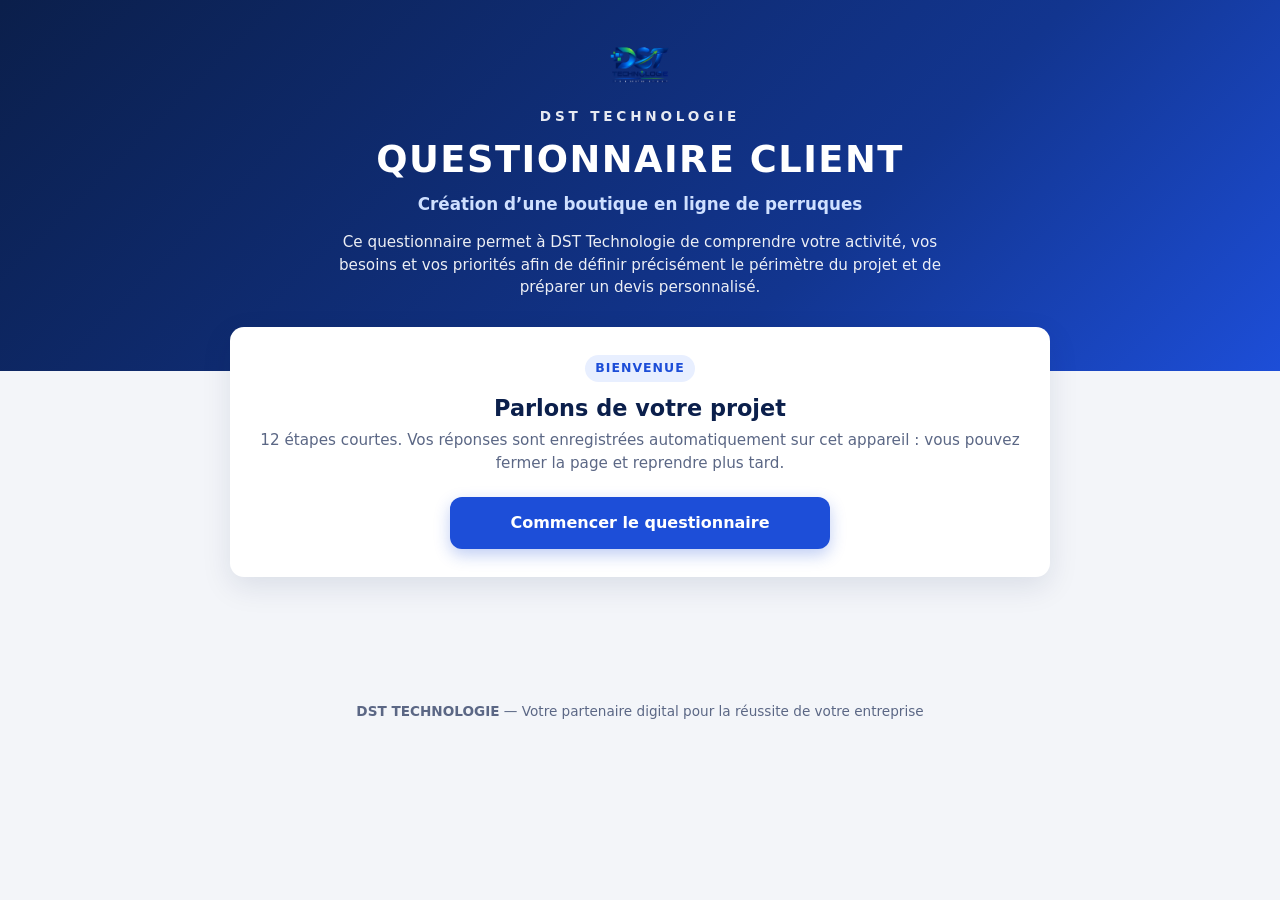
<file: questionnaire/index.html>
<!DOCTYPE html>
<html lang="fr">
<head>
  <meta charset="UTF-8">
  <meta name="viewport" content="width=device-width, initial-scale=1">
  <meta name="robots" content="noindex">
  <title>Questionnaire client – DST TECHNOLOGIE</title>
  <meta name="description" content="Questionnaire client DST TECHNOLOGIE – création d’une boutique en ligne de perruques.">
  <meta name="theme-color" content="#0b1f4b">
  <link rel="stylesheet" href="style.css?v=2">
</head>
<body>
  <a class="skip" href="#stage">Aller au questionnaire</a>

  <!-- ===== EN-TÊTE ===== -->
  <header class="hero">
    <div class="wrap">
      <!-- Placez votre logo dans assets/logo-dst-technologie.png -->
      <img class="logo" src="assets/logo-dst-technologie.png" alt="DST Technologie"
           onerror="this.style.display='none'">
      <p class="brand">DST TECHNOLOGIE</p>
      <h1>QUESTIONNAIRE CLIENT</h1>
      <p class="subtitle">Création d’une boutique en ligne de perruques</p>
      <p class="lead">Ce questionnaire permet à DST Technologie de comprendre votre activité, vos besoins et vos priorités afin de définir précisément le périmètre du projet et de préparer un devis personnalisé.</p>
    </div>
  </header>

  <main class="wrap">
    <noscript><p class="notice">JavaScript est nécessaire pour utiliser ce questionnaire.</p></noscript>

    <!-- Barre de progression (remplie par script.js) -->
    <div class="progress" id="progress" hidden>
      <div class="progress-top">
        <span id="progressLabel">Étape 1 / 12</span>
        <span id="progressPct">0 %</span>
      </div>
      <div class="bar" role="progressbar" aria-label="Progression du questionnaire"
           aria-valuemin="0" aria-valuemax="100" aria-valuenow="0" id="bar">
        <div class="bar-fill" id="barFill"></div>
      </div>
      <ol class="dots" id="dots" aria-hidden="true"></ol>
    </div>

    <!-- Zone principale : accueil, étapes, récapitulatif (rendue par script.js) -->
    <section class="panel" id="stage" tabindex="-1" aria-live="polite"></section>
  </main>

  <footer class="foot">
    <p><strong>DST TECHNOLOGIE</strong> — Votre partenaire digital pour la réussite de votre entreprise</p>
  </footer>

  <!-- Bibliothèque jsPDF (locale) : génère le PDF du questionnaire -->
  <script src="assets/vendor/jspdf.umd.min.js?v=2"></script>
  <script src="script.js?v=2"></script>
</body>
</html>
</file>
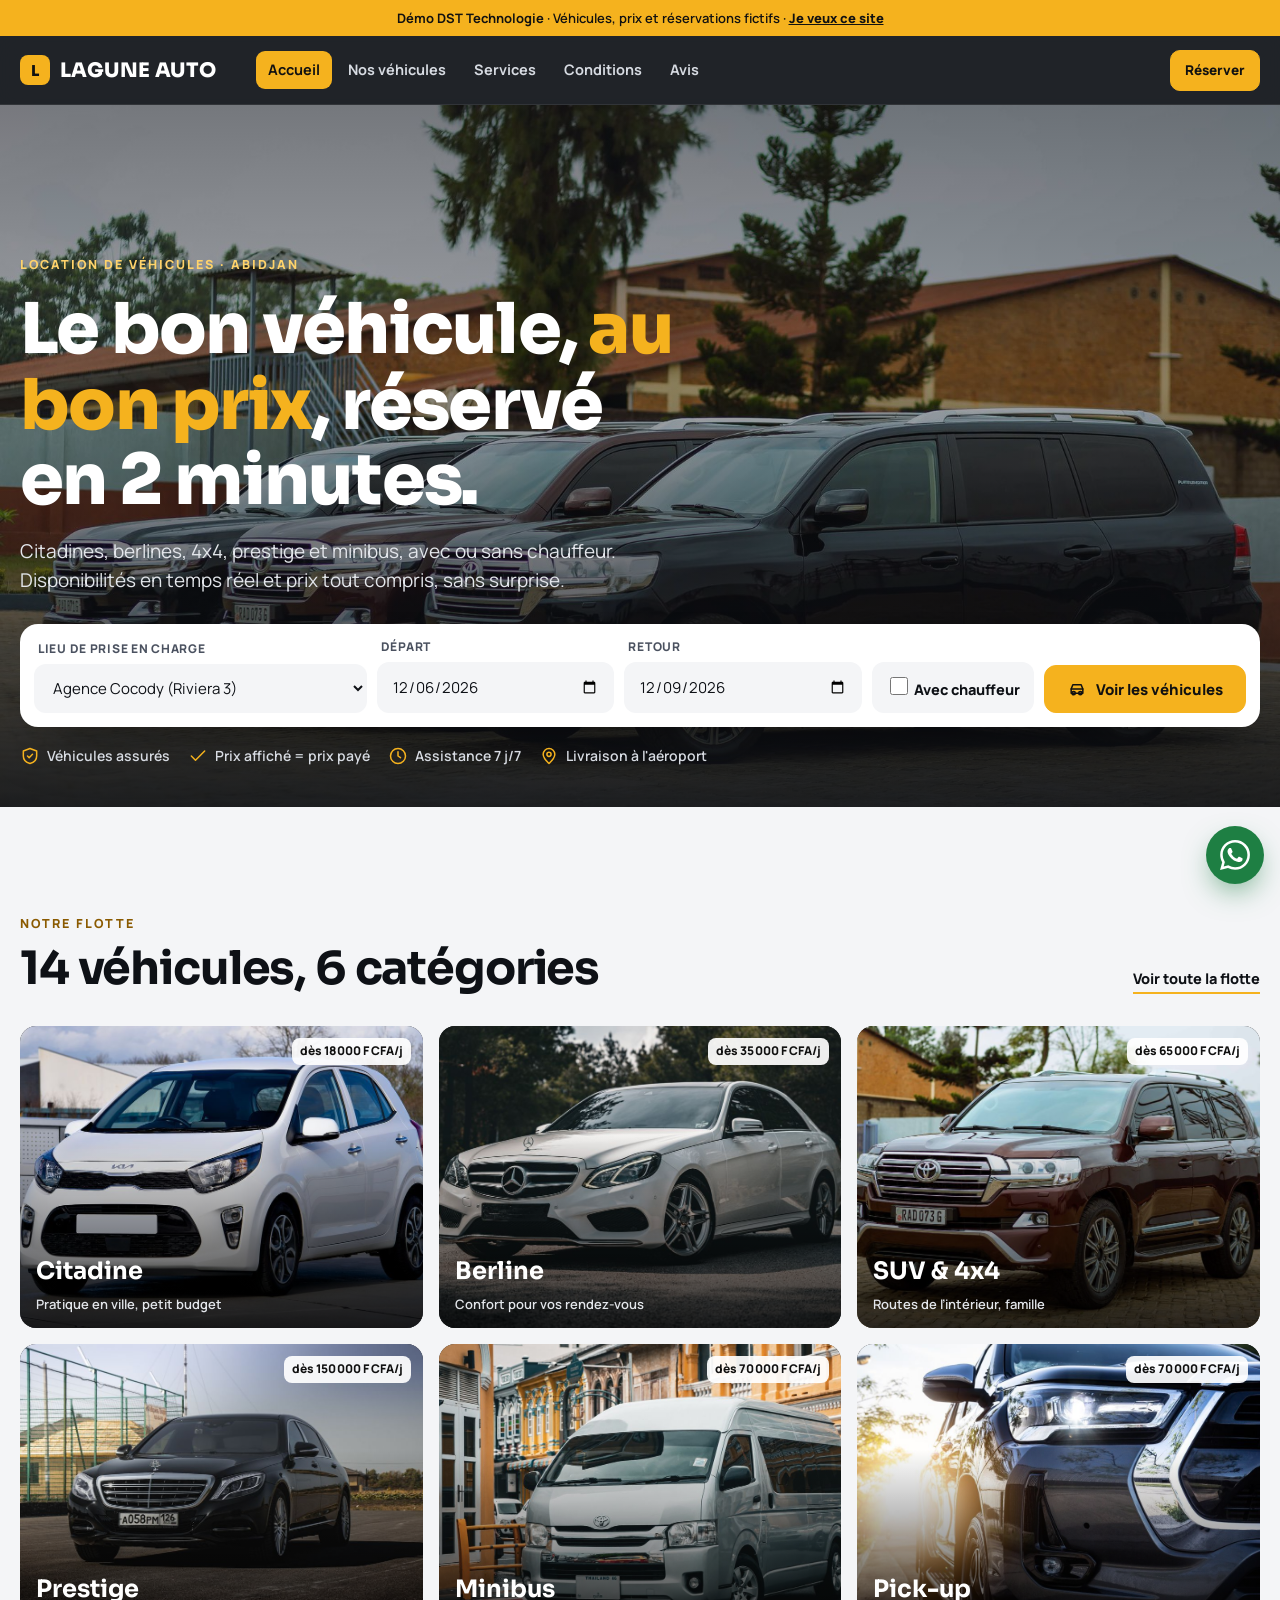
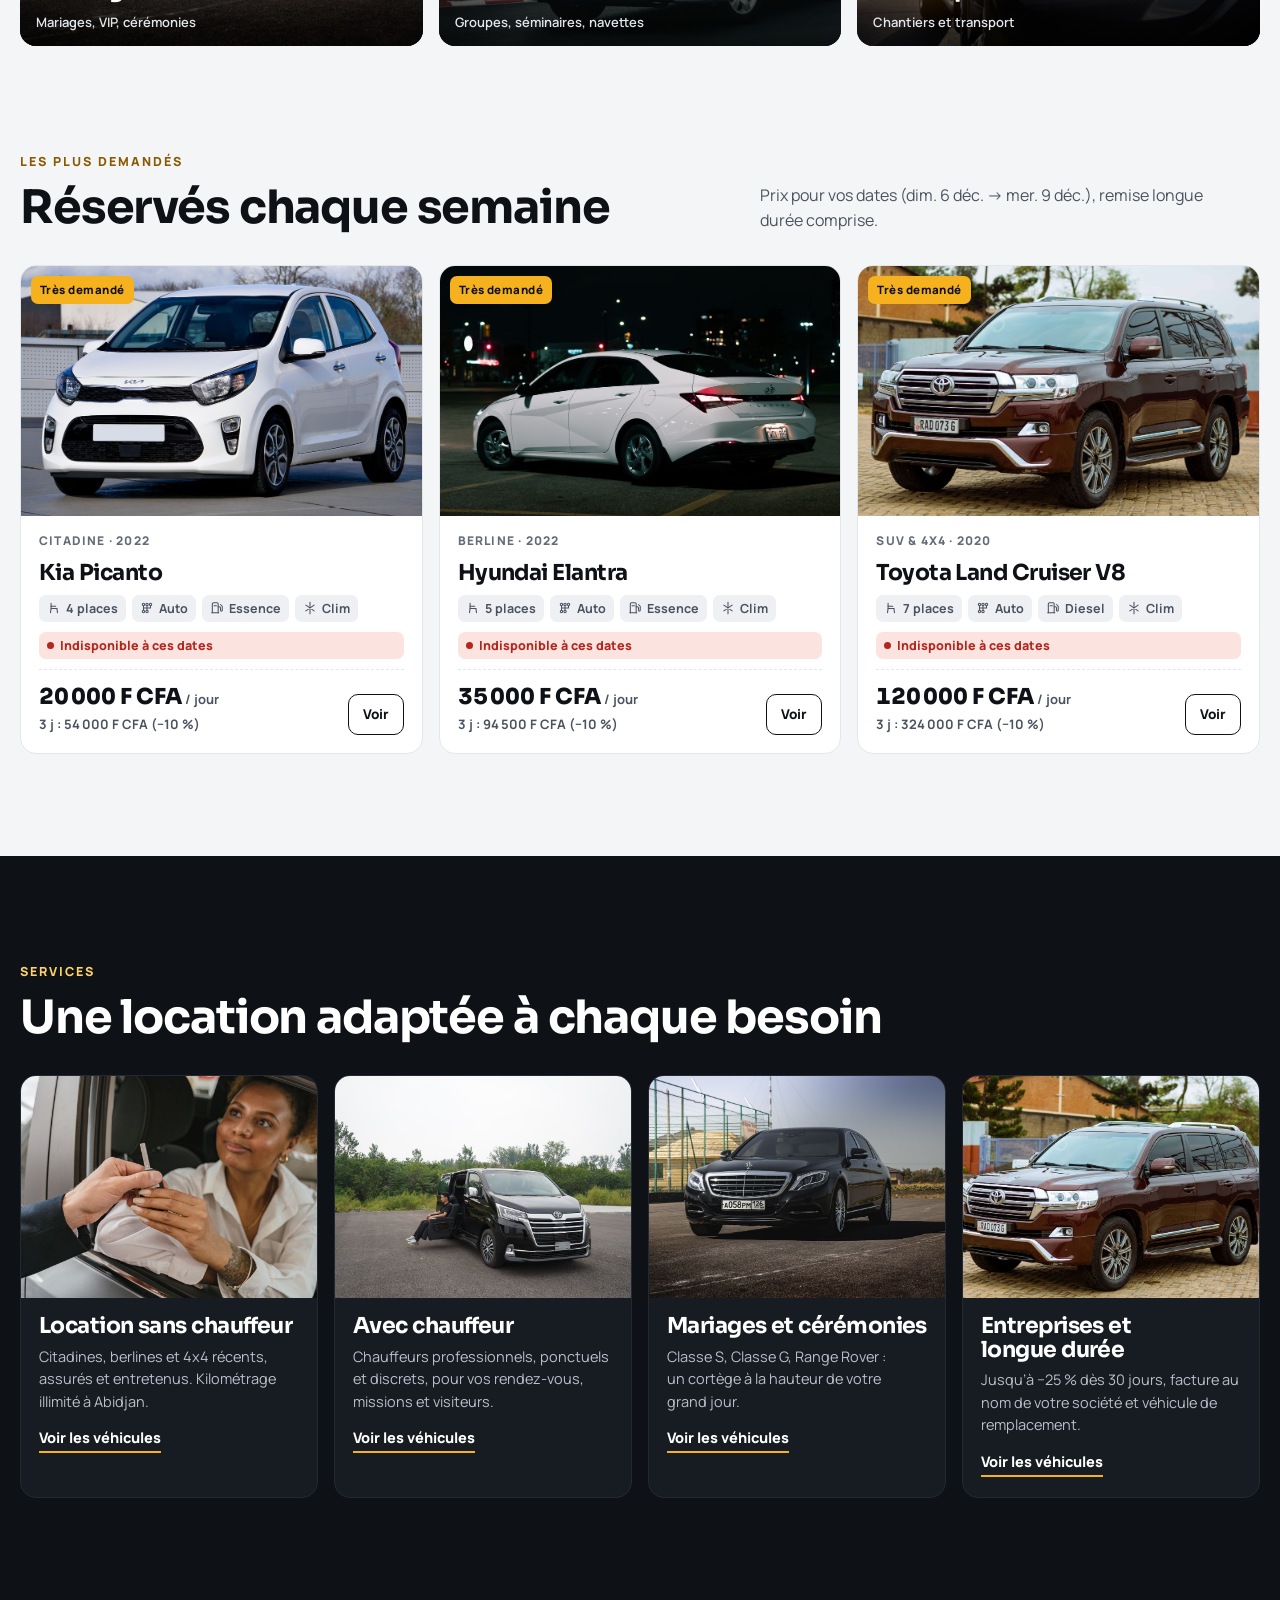
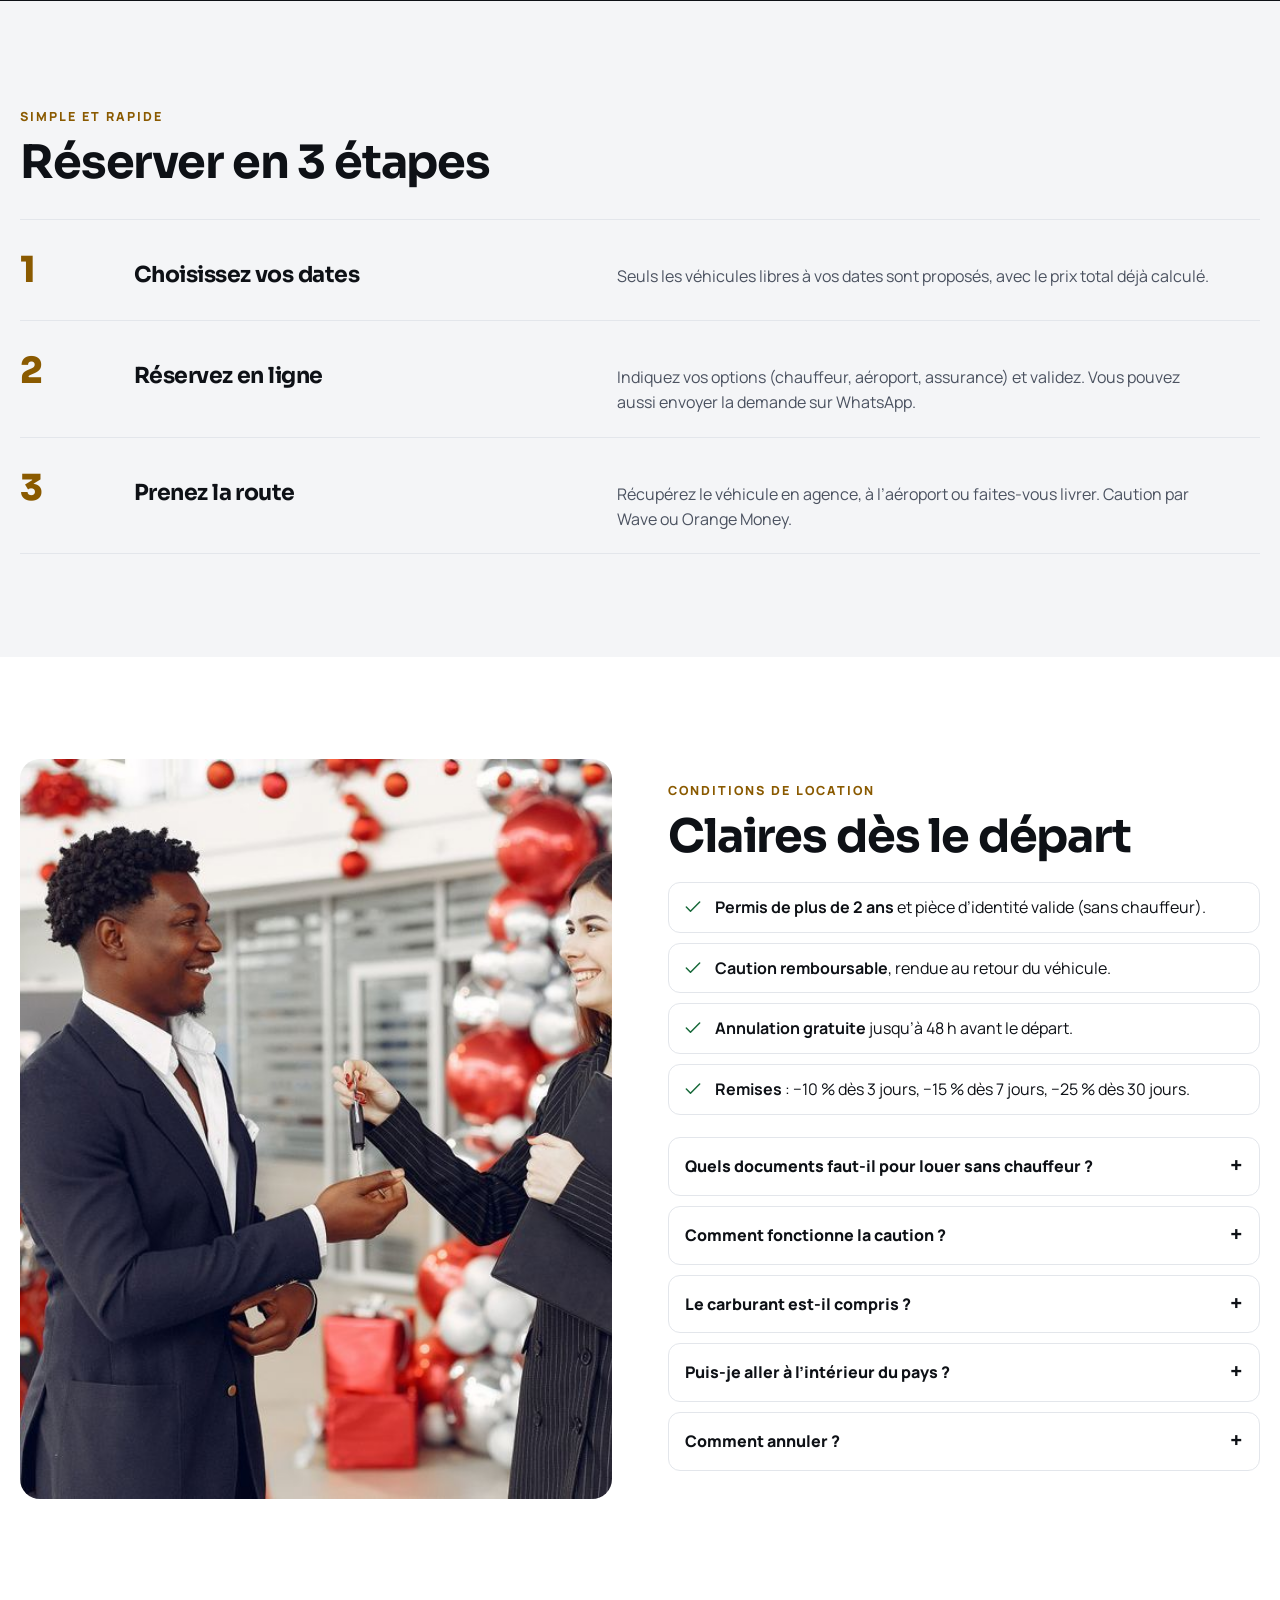
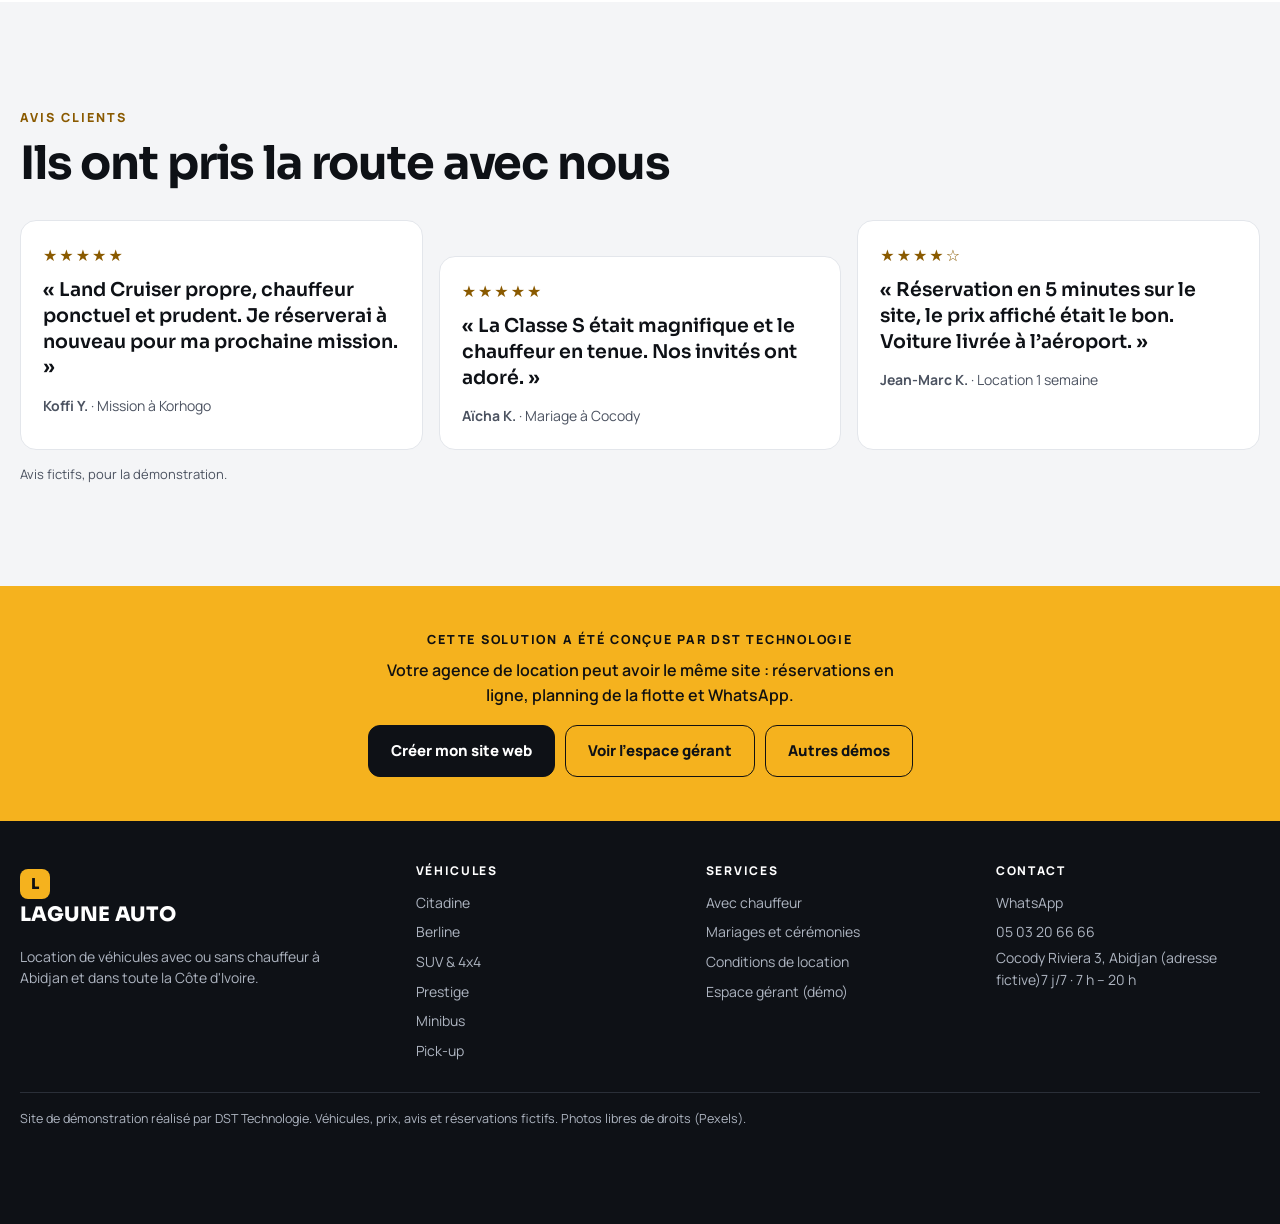
<file: demos/location/index.html>
<!doctype html>
<html lang="fr">
<head>
<meta charset="utf-8">
<meta name="viewport" content="width=device-width, initial-scale=1, viewport-fit=cover">
<title>LAGUNE AUTO | Location de voitures à Abidjan, avec ou sans chauffeur</title>
<meta name="description" content="Louez une citadine, une berline, un 4x4 ou un minibus à Abidjan, avec ou sans chauffeur. Disponibilités en temps réel, prix tout compris, réservation en ligne ou sur WhatsApp. Démonstration créée par DST Technologie.">
<meta name="robots" content="noindex">
<meta name="theme-color" content="#0E1116">
<meta property="og:title" content="LAGUNE AUTO | Location de voitures à Abidjan">
<meta property="og:description" content="Citadines, berlines, 4x4, prestige et minibus. Réservez en ligne, avec ou sans chauffeur.">
<meta property="og:image" content="img/18029645.jpg">
<meta property="og:locale" content="fr_CI">
<link rel="preconnect" href="https://fonts.googleapis.com">
<link rel="preconnect" href="https://fonts.gstatic.com" crossorigin>
<link href="https://fonts.googleapis.com/css2?family=Sora:wght@500;600;700;800&family=Manrope:wght@400;500;600;700;800&display=swap" rel="stylesheet">
<link rel="preload" as="image" href="img/18029645.jpg">
<link rel="stylesheet" href="style.css">
<script type="application/ld+json">
{"@context":"https://schema.org","@type":"AutoRental","name":"LAGUNE AUTO","description":"Location de voitures à Abidjan, avec ou sans chauffeur : citadines, berlines, 4x4, prestige et minibus.","image":"img/18029645.jpg","address":{"@type":"PostalAddress","addressLocality":"Abidjan","addressCountry":"CI"},"priceRange":"18 000 - 250 000 XOF / jour","currenciesAccepted":"XOF","paymentAccepted":"Wave, Orange Money, MTN Money, Espèces","openingHours":"Mo-Su 07:00-20:00"}
</script>
</head>
<body>
<button type="button" class="skip" data-a="skip">Aller au contenu</button>
<div id="store">
  <aside class="announce" aria-label="Informations"><b>Démo DST Technologie</b> · Véhicules, prix et réservations fictifs · <a href="../../index.html#/contact">Je veux ce site</a></aside>
  <header class="top" id="hdr"></header>
  <main id="page" tabindex="-1"></main>
</div>
<div id="admin" hidden></div>
<nav class="mnav" id="mnav" aria-label="Menu mobile"></nav>
<div class="overlay" id="ov"></div>
<div class="toasts" id="toasts" role="status" aria-live="polite"></div>
<div id="modalRoot"></div>
<aside aria-label="Contact WhatsApp"><a class="wafloat" id="waFloat" href="#" target="_blank" rel="noopener" aria-label="Écrire sur WhatsApp"><svg viewBox="0 0 24 24" aria-hidden="true"><path d="M17.472 14.382c-.297-.149-1.758-.867-2.03-.967-.273-.099-.471-.148-.67.15-.197.297-.767.966-.94 1.164-.173.199-.347.223-.644.075-.297-.15-1.255-.463-2.39-1.475-.883-.788-1.48-1.761-1.653-2.059-.173-.297-.018-.458.13-.606.134-.133.298-.347.446-.52.149-.174.198-.298.298-.497.099-.198.05-.371-.025-.52-.075-.149-.669-1.612-.916-2.207-.242-.579-.487-.5-.669-.51-.173-.008-.371-.01-.57-.01-.198 0-.52.074-.792.372-.272.297-1.04 1.016-1.04 2.479 0 1.462 1.065 2.875 1.213 3.074.149.198 2.096 3.2 5.077 4.487.709.306 1.262.489 1.694.625.712.227 1.36.195 1.871.118.571-.085 1.758-.719 2.006-1.413.248-.694.248-1.289.173-1.413-.074-.124-.272-.198-.57-.347m-5.421 7.403h-.004a9.87 9.87 0 01-5.031-1.378l-.361-.214-3.741.982.998-3.648-.235-.374a9.86 9.86 0 01-1.51-5.26c.001-5.45 4.436-9.884 9.888-9.884 2.64 0 5.122 1.03 6.988 2.898a9.825 9.825 0 012.893 6.994c-.003 5.45-4.437 9.884-9.885 9.884m8.413-18.297A11.815 11.815 0 0012.05 0C5.495 0 .16 5.335.157 11.892c0 2.096.547 4.142 1.588 5.945L.057 24l6.305-1.654a11.882 11.882 0 005.683 1.448h.005c6.554 0 11.89-5.335 11.893-11.893a11.821 11.821 0 00-3.48-8.413Z"/></svg></a></aside>
<noscript><p style="padding:24px">Cette démonstration a besoin de JavaScript.</p></noscript>
<script src="data.js"></script>
<script src="app.js"></script>
<script src="admin.js"></script>
</body>
</html>
</file>
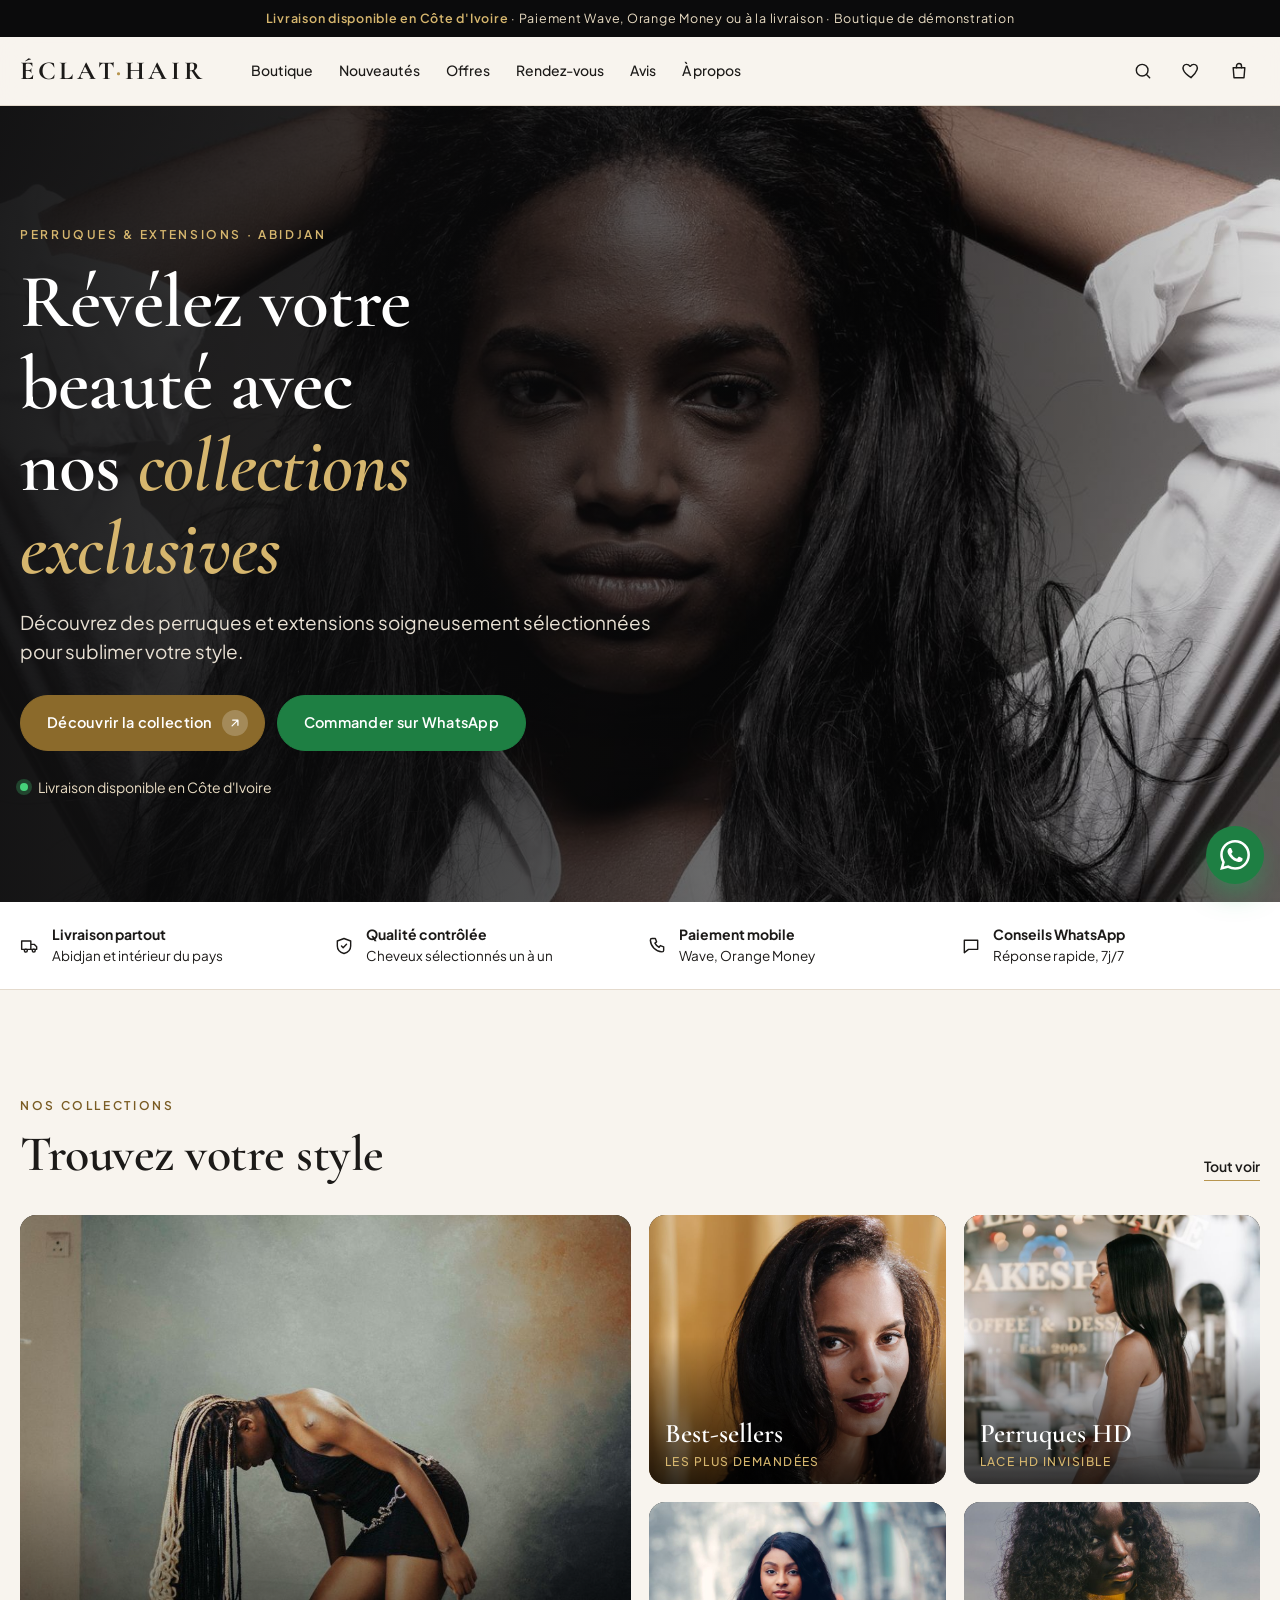
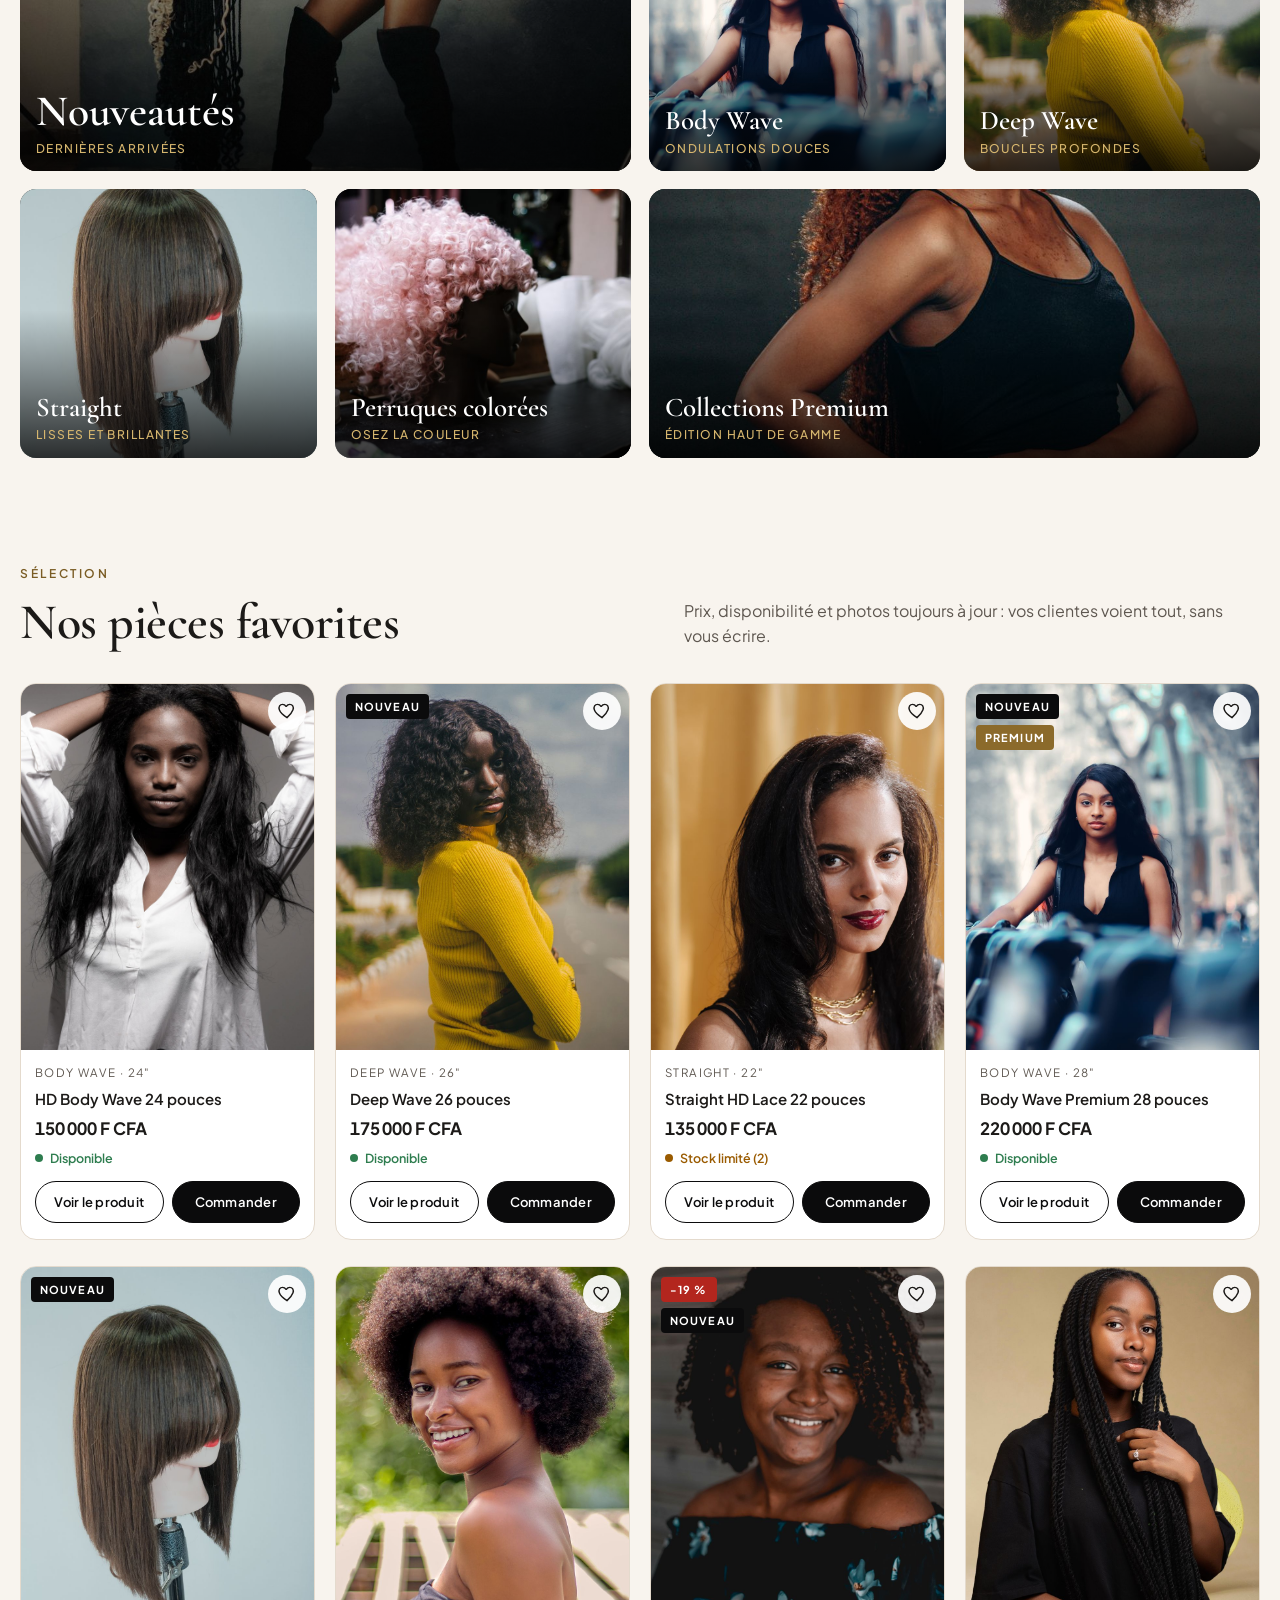
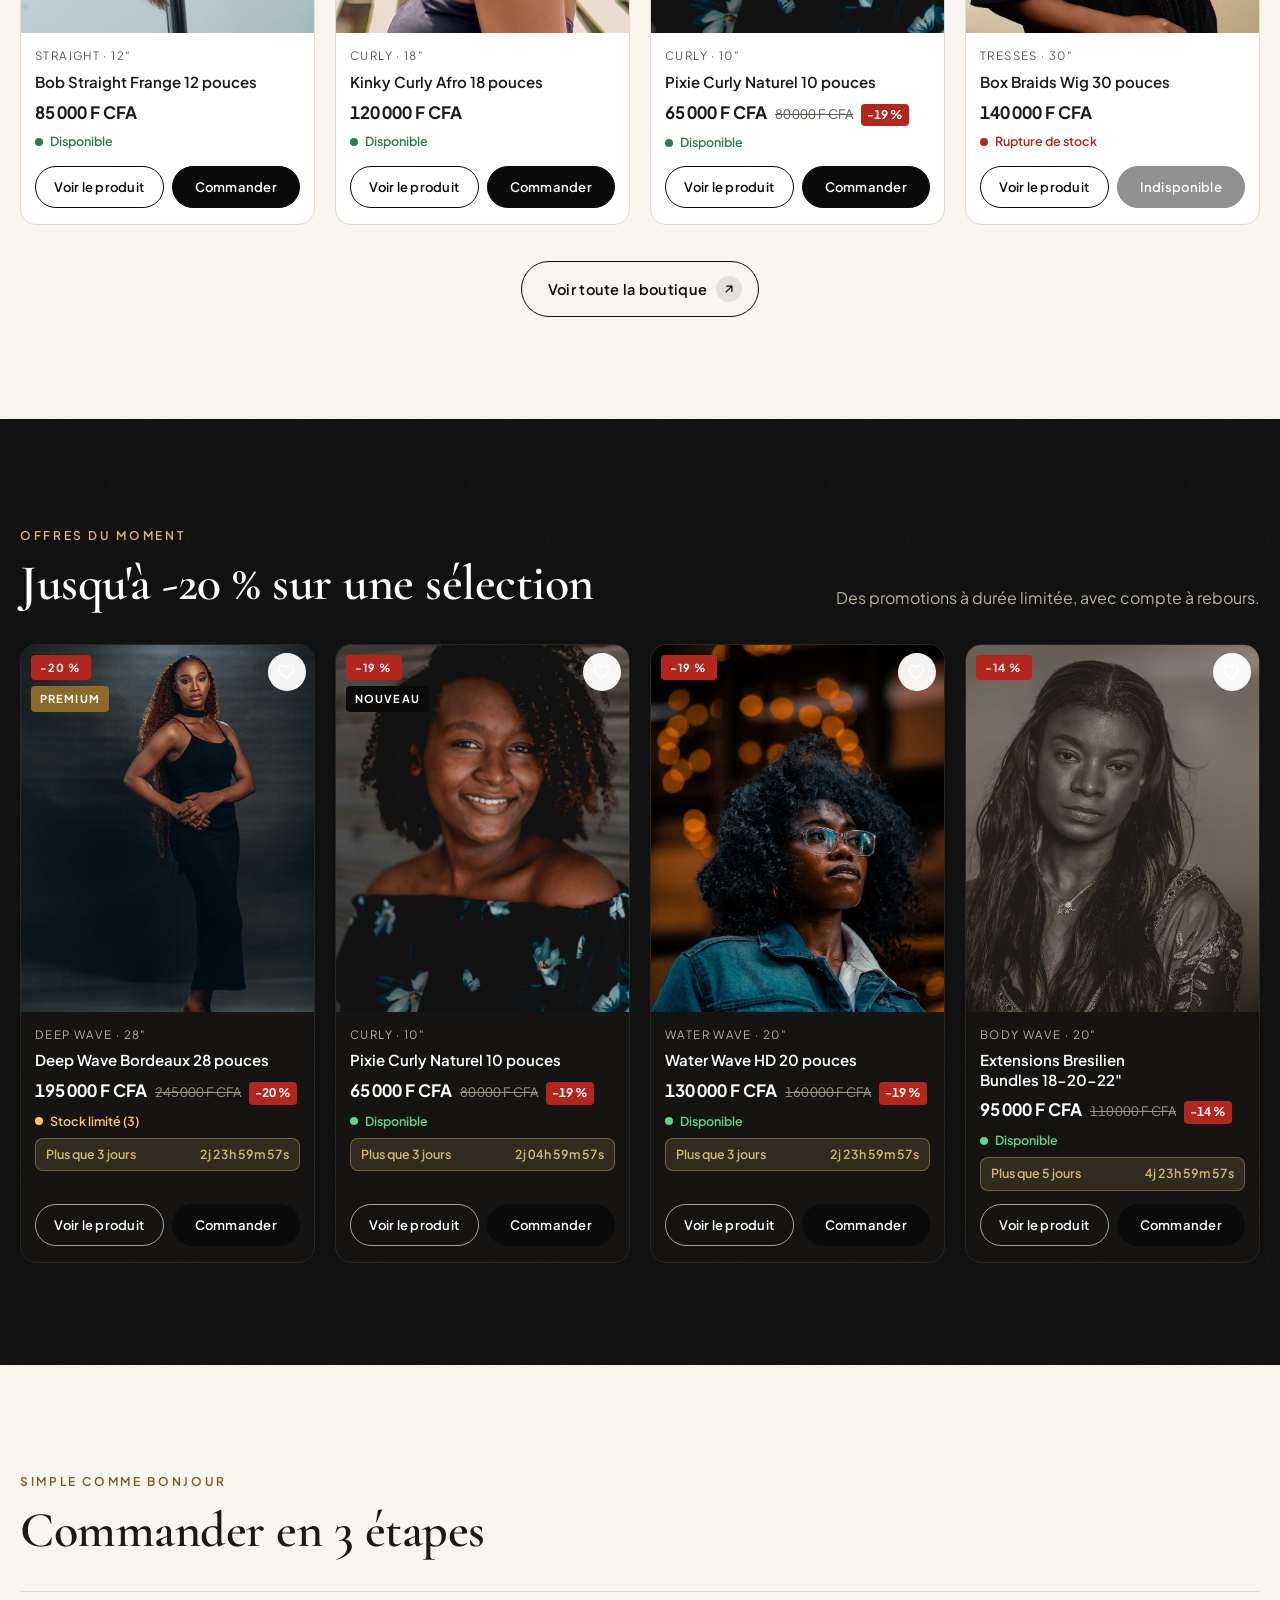
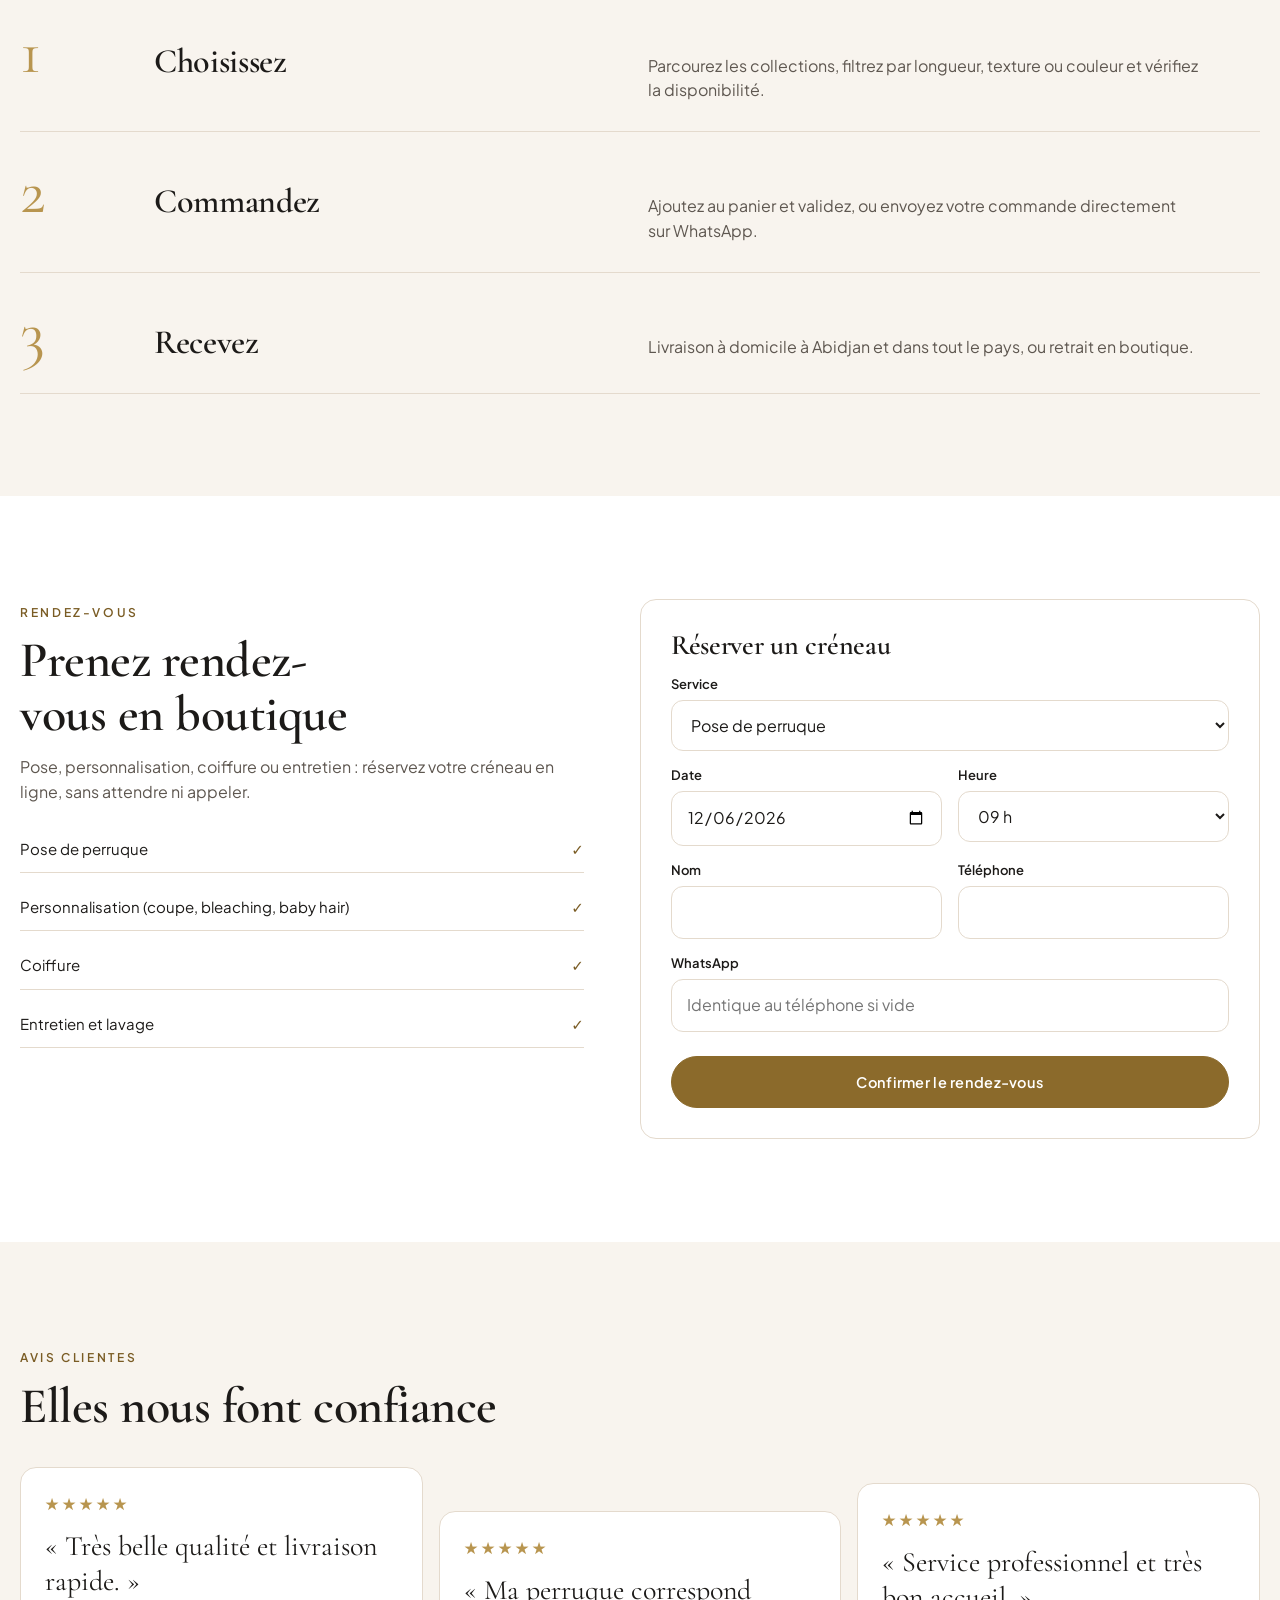
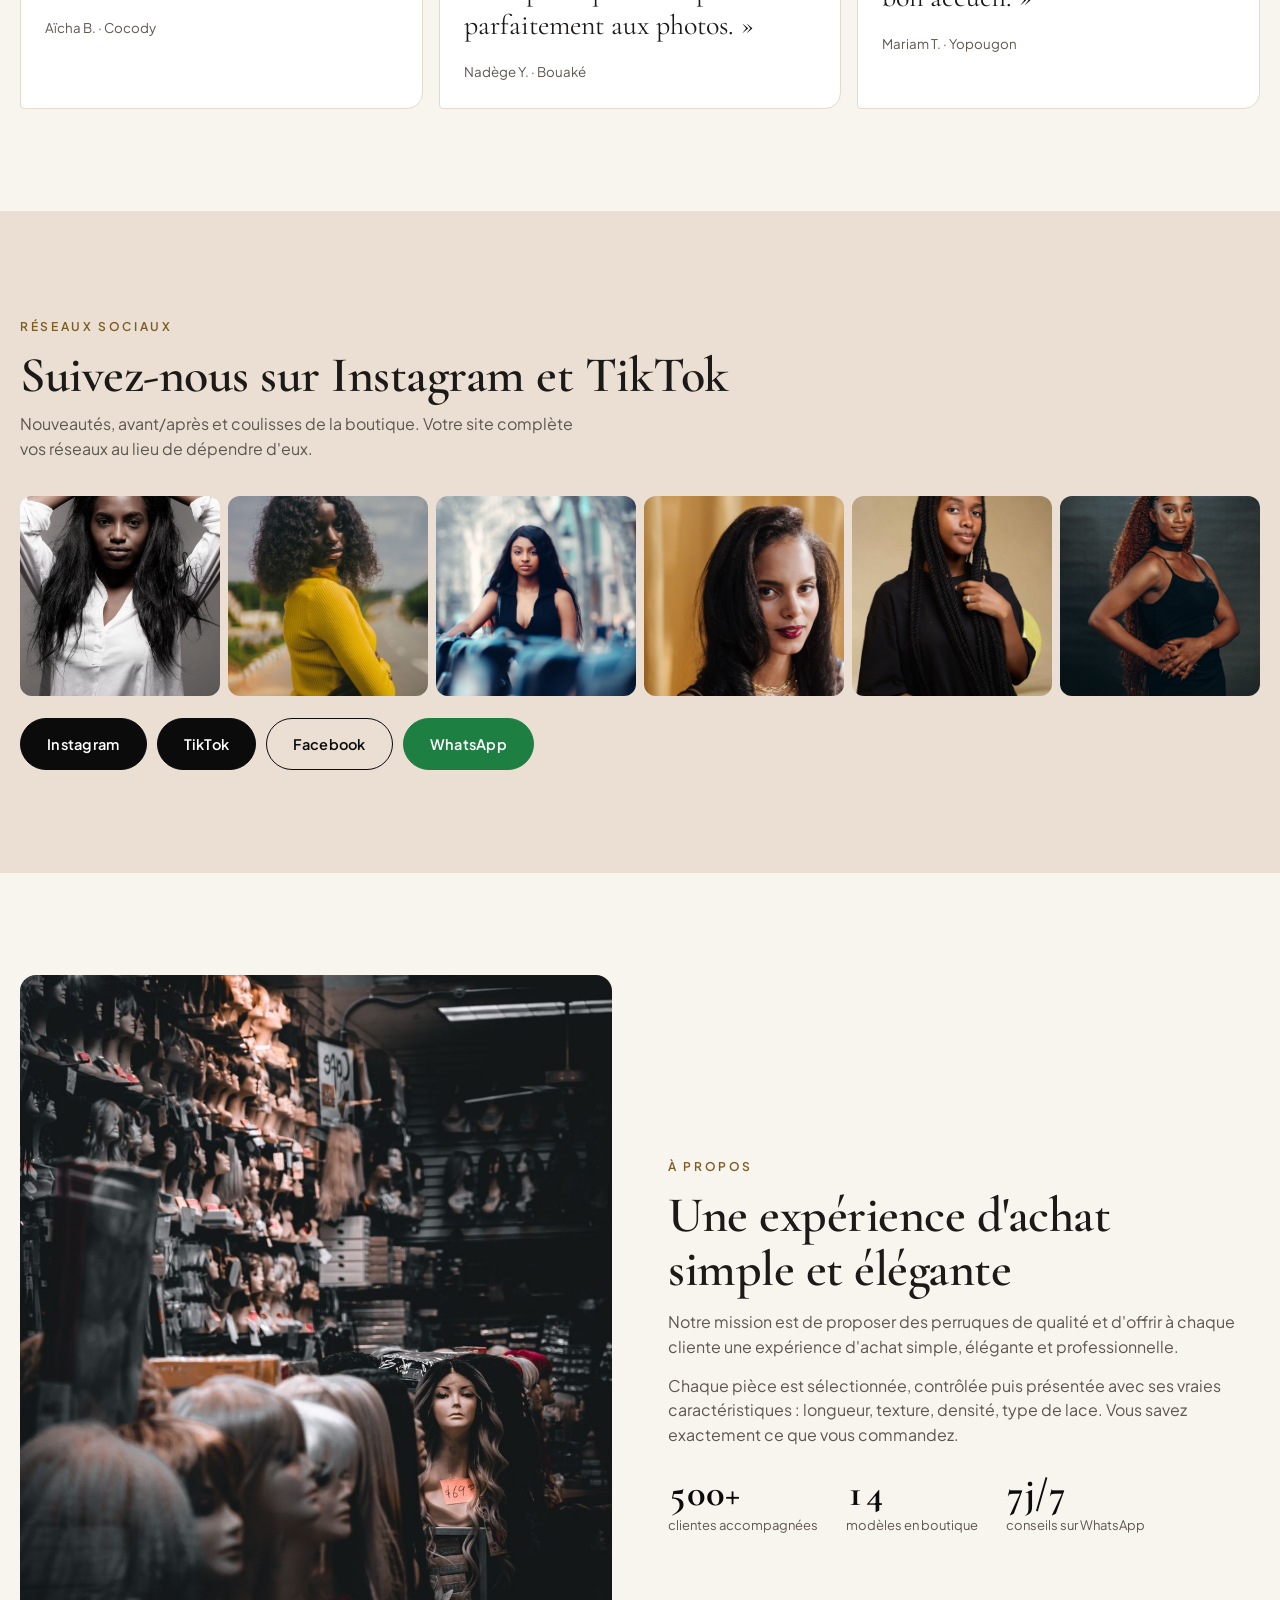
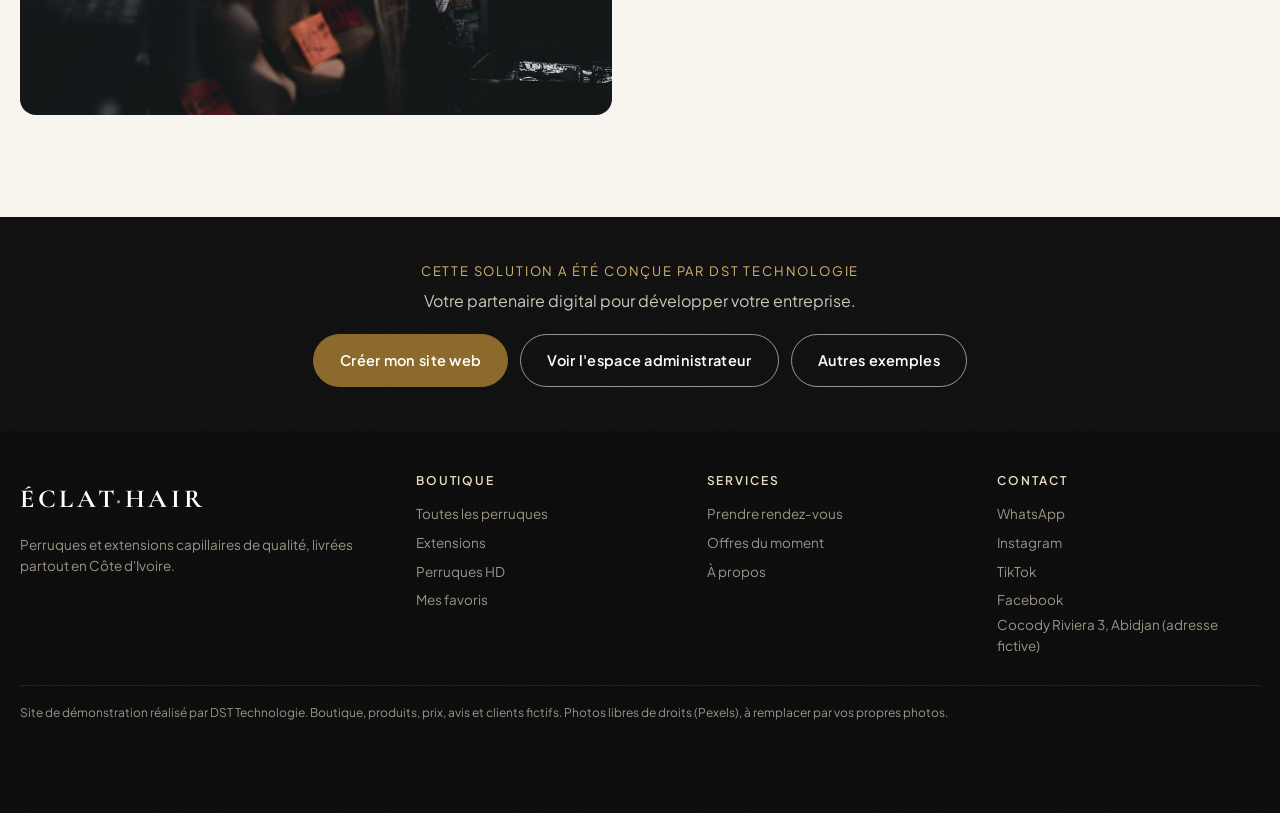
<file: demos/perruques/index.html>
<!doctype html>
<html lang="fr">
<head>
<meta charset="utf-8">
<meta name="viewport" content="width=device-width, initial-scale=1, viewport-fit=cover">
<title>ÉCLAT HAIR | Perruques HD, Body Wave et extensions à Abidjan</title>
<meta name="description" content="Perruques HD, Body Wave, Deep Wave, Straight et extensions capillaires de qualité à Abidjan. Prix en FCFA, livraison en Côte d'Ivoire, commande sur WhatsApp. Boutique de démonstration créée par DST Technologie.">
<meta name="robots" content="noindex">
<meta name="theme-color" content="#0B0B0C">
<meta property="og:title" content="ÉCLAT HAIR | Perruques et extensions à Abidjan">
<meta property="og:description" content="Révélez votre beauté avec nos collections exclusives. Livraison disponible en Côte d'Ivoire.">
<meta property="og:image" content="img/32213600.jpg">
<meta property="og:locale" content="fr_CI">
<link rel="preconnect" href="https://fonts.googleapis.com">
<link rel="preconnect" href="https://fonts.gstatic.com" crossorigin>
<link href="https://fonts.googleapis.com/css2?family=Cormorant+Garamond:ital,wght@0,500;0,600;0,700;1,500&family=Plus+Jakarta+Sans:wght@400;500;600;700&display=swap" rel="stylesheet">
<link rel="preload" as="image" href="img/32213600.jpg">
<link rel="stylesheet" href="style.css">
<script type="application/ld+json">
{"@context":"https://schema.org","@type":"Store","name":"ÉCLAT HAIR","description":"Boutique de perruques et extensions capillaires à Abidjan, Côte d'Ivoire.","image":"img/32213600.jpg","address":{"@type":"PostalAddress","addressLocality":"Abidjan","addressCountry":"CI"},"priceRange":"45 000 - 250 000 XOF","areaServed":"CI","currenciesAccepted":"XOF","paymentAccepted":"Wave, Orange Money, Espèces"}
</script>
</head>
<body>
<a class="skip" href="#page">Aller au contenu</a>
<div id="store">
  <div class="announce"><b>Livraison disponible en Côte d'Ivoire</b> · Paiement Wave, Orange Money ou à la livraison · Boutique de démonstration</div>
  <header class="top" id="hdr"></header>
  <div id="searchRoot"></div>
  <main id="page" tabindex="-1"></main>
  <div id="foot"></div>
</div>
<div id="admin" hidden></div>
<nav class="mnav" id="mnav" aria-label="Menu mobile"></nav>
<div class="overlay" id="ov"></div>
<aside class="drawer" id="drawer" aria-label="Panier" aria-hidden="true"></aside>
<div class="toasts" id="toasts" role="status" aria-live="polite"></div>
<div id="modalRoot"></div>
<a class="wafloat" id="waFloat" href="#" target="_blank" rel="noopener" aria-label="Écrire sur WhatsApp"><svg viewBox="0 0 24 24" aria-hidden="true"><path d="M17.472 14.382c-.297-.149-1.758-.867-2.03-.967-.273-.099-.471-.148-.67.15-.197.297-.767.966-.94 1.164-.173.199-.347.223-.644.075-.297-.15-1.255-.463-2.39-1.475-.883-.788-1.48-1.761-1.653-2.059-.173-.297-.018-.458.13-.606.134-.133.298-.347.446-.52.149-.174.198-.298.298-.497.099-.198.05-.371-.025-.52-.075-.149-.669-1.612-.916-2.207-.242-.579-.487-.5-.669-.51-.173-.008-.371-.01-.57-.01-.198 0-.52.074-.792.372-.272.297-1.04 1.016-1.04 2.479 0 1.462 1.065 2.875 1.213 3.074.149.198 2.096 3.2 5.077 4.487.709.306 1.262.489 1.694.625.712.227 1.36.195 1.871.118.571-.085 1.758-.719 2.006-1.413.248-.694.248-1.289.173-1.413-.074-.124-.272-.198-.57-.347m-5.421 7.403h-.004a9.87 9.87 0 01-5.031-1.378l-.361-.214-3.741.982.998-3.648-.235-.374a9.86 9.86 0 01-1.51-5.26c.001-5.45 4.436-9.884 9.888-9.884 2.64 0 5.122 1.03 6.988 2.898a9.825 9.825 0 012.893 6.994c-.003 5.45-4.437 9.884-9.885 9.884m8.413-18.297A11.815 11.815 0 0012.05 0C5.495 0 .16 5.335.157 11.892c0 2.096.547 4.142 1.588 5.945L.057 24l6.305-1.654a11.882 11.882 0 005.683 1.448h.005c6.554 0 11.89-5.335 11.893-11.893a11.821 11.821 0 00-3.48-8.413Z"/></svg></a>
<noscript><p style="padding:24px">Cette démonstration a besoin de JavaScript.</p></noscript>
<script src="data.js"></script>
<script src="app.js"></script>
<script src="admin.js"></script>
<script>boot();</script>
</body>
</html>
</file>
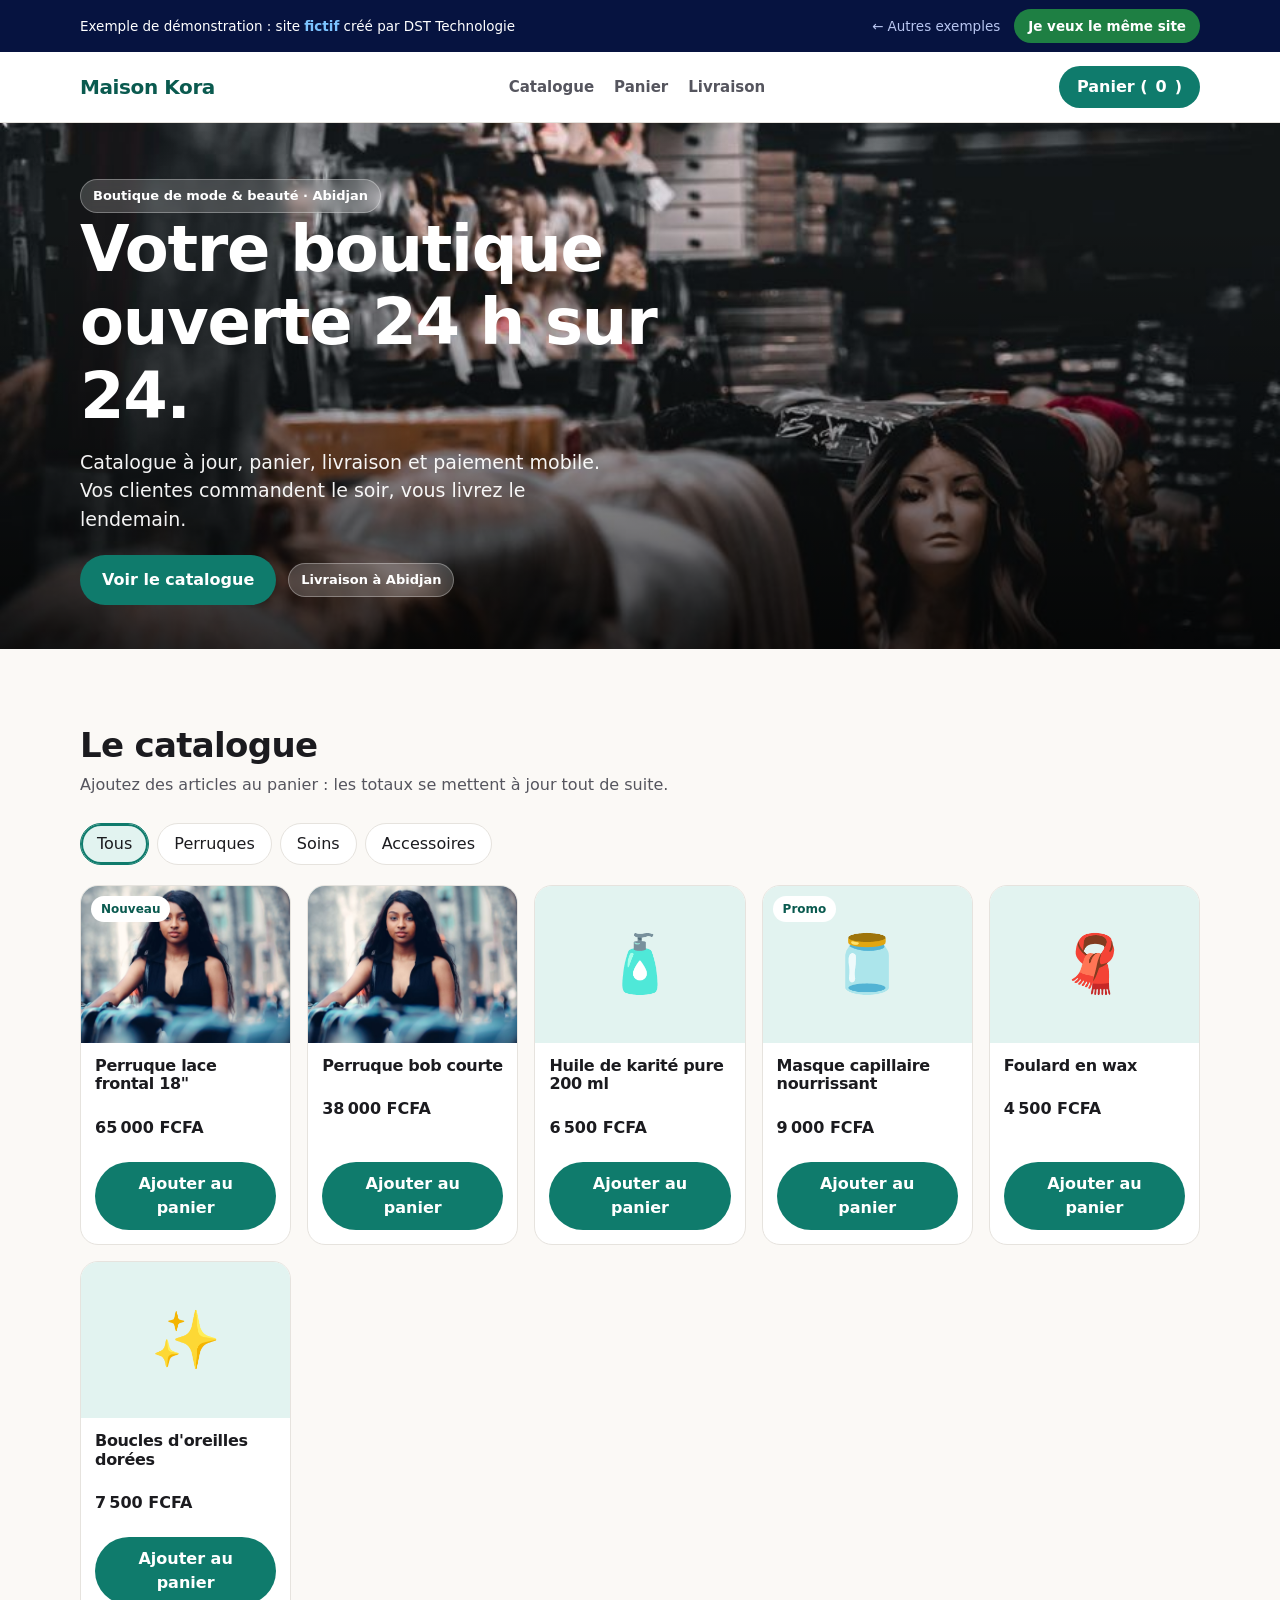
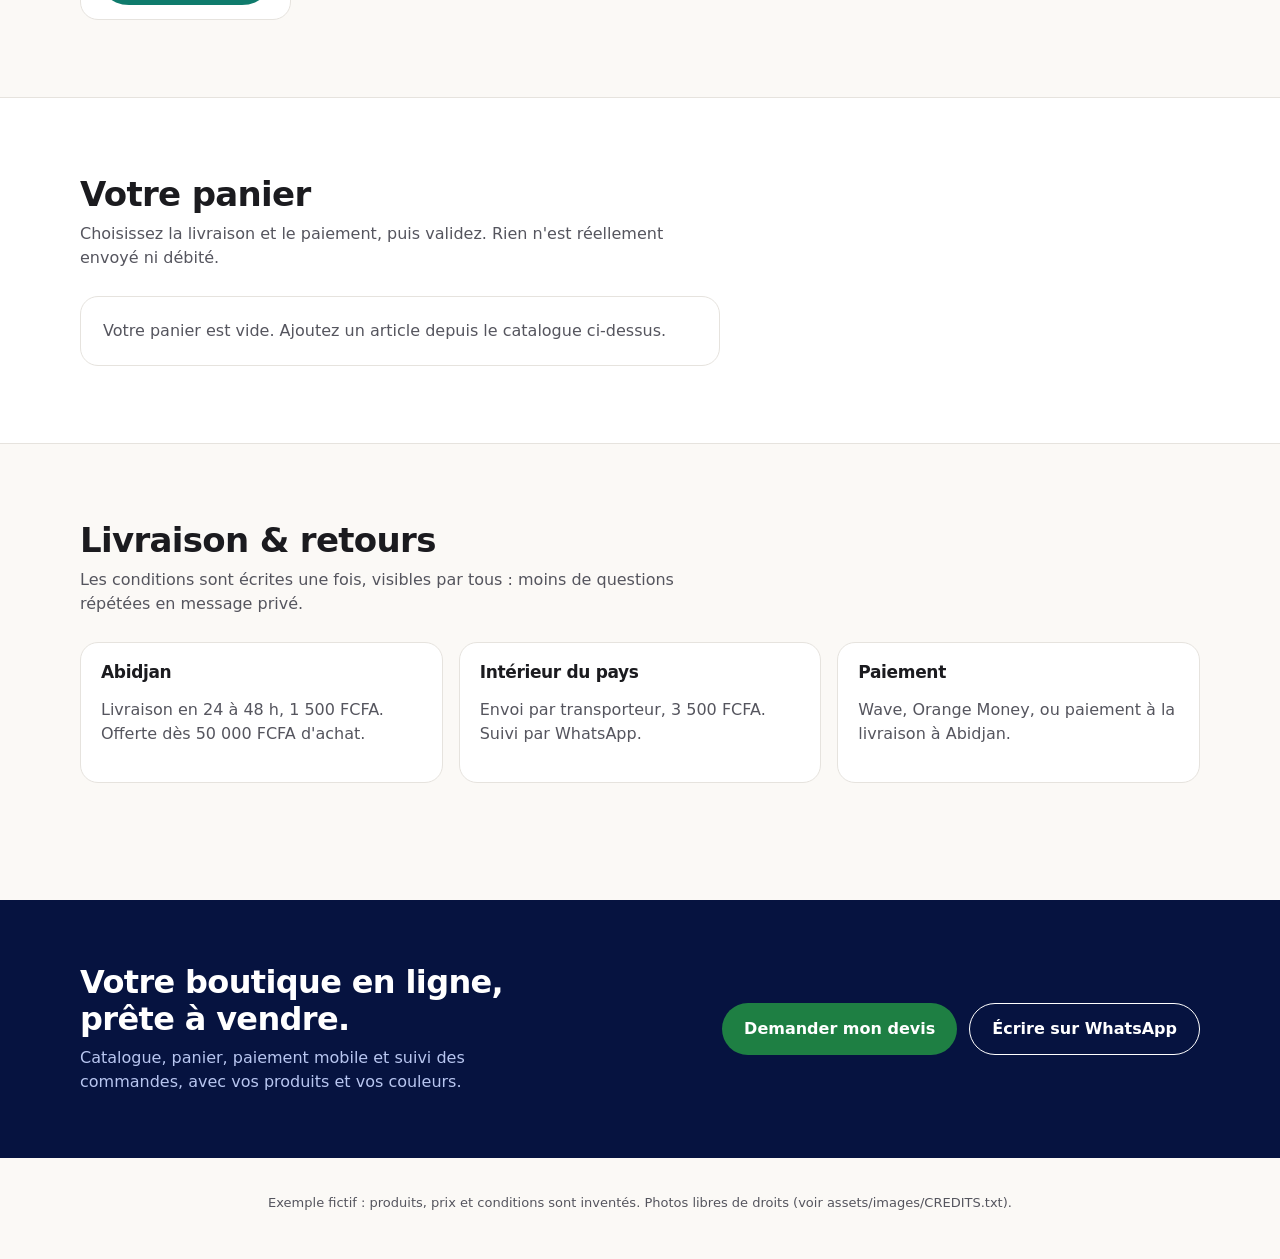
<file: demos/boutique.html>
<!doctype html>
<html lang="fr">
<head>
<meta charset="utf-8">
<meta name="viewport" content="width=device-width, initial-scale=1">
<title>Démo boutique en ligne | DST Technologie</title>
<meta name="description" content="Exemple de mini-site pour une boutique : catalogue, panier, livraison et paiement mobile. Site fictif réalisé par DST Technologie.">
<meta name="robots" content="noindex">
<link rel="stylesheet" href="demo.css">
<style>
:root { --accent:#0F7B6C; --accent-d:#0A5A4F; --accent-soft:#E2F3F0; }
.filters { display:flex; gap:8px; flex-wrap:wrap; margin-bottom:20px; }
.filters .pick { width:auto; padding:8px 16px; border-radius:99px; }
.products { display:grid; grid-template-columns:repeat(auto-fill,minmax(210px,1fr)); gap:16px; }
.prod { overflow:hidden; display:flex; flex-direction:column; }
.prod .ph { aspect-ratio:4/3; display:grid; place-items:center; font-size:56px; background:var(--accent-soft); position:relative; }
.prod .ph img { position:absolute; inset:0; width:100%; height:100%; object-fit:cover; }
.prod .bd { padding:14px; display:flex; flex-direction:column; gap:6px; flex:1; }
.prod h3 { font-size:16px; }
.prod .btn { margin-top:auto; padding:10px 14px; }
.badge { position:absolute; top:10px; left:10px; background:#fff; color:var(--accent-d); font-size:12px; font-weight:800; padding:4px 10px; border-radius:99px; z-index:1; }
.qty { display:inline-flex; align-items:center; gap:8px; }
.qty button { width:28px; height:28px; border-radius:50%; border:1.5px solid var(--line); background:#fff; font-weight:800; line-height:1; }
.cartline { display:flex; justify-content:space-between; align-items:center; gap:10px; padding:10px 0; border-bottom:1px dashed var(--line); font-size:15px; }
.cartline small { display:block; color:var(--ink-2); }
.opts { display:grid; gap:8px; margin:12px 0; }
.opts .pick { padding:10px 14px; }
@media (min-width:861px){ </style>
</head>
<body>
<a class="skip" href="#top">Aller au contenu</a>

<aside class="dst-bar" aria-label="Démonstration DST Technologie"><div class="wrap">
  <span>Exemple de démonstration : site <b>fictif</b> créé par DST Technologie</span>
  <span style="display:flex;gap:14px;align-items:center;flex-wrap:wrap"><a class="back" href="../index.html#/realisations">← Autres exemples</a><a class="cta" href="../index.html#/contact">Je veux le même site</a></span>
</div></aside>

<header class="site-head"><div class="wrap">
  <a class="brand" href="#top">Maison Kora</a>
  <nav aria-label="Navigation"><a href="#catalogue">Catalogue</a><a href="#panier">Panier</a><a href="#infos">Livraison</a></nav>
  <a class="btn" href="#panier" style="padding:9px 18px">Panier (<span id="count">0</span>)</a>
</div></header>

<main id="top">
<section class="hero" style="min-height:min(58vh,480px)">
  <img src="../assets/images/real-boutique.jpg" alt="Intérieur d'une boutique" fetchpriority="high">
  <div class="wrap">
    <span class="chip">Boutique de mode & beauté · Abidjan</span>
    <h1>Votre boutique ouverte 24 h sur 24.</h1>
    <p>Catalogue à jour, panier, livraison et paiement mobile. Vos clientes commandent le soir, vous livrez le lendemain.</p>
    <div class="row"><a class="btn" href="#catalogue">Voir le catalogue</a><span class="chip">Livraison à Abidjan</span></div>
  </div>
</section>

<section class="block" id="catalogue"><div class="wrap">
  <h2>Le catalogue</h2>
  <p class="sub">Ajoutez des articles au panier : les totaux se mettent à jour tout de suite.</p>
  <div class="filters" id="filters" role="group" aria-label="Catégories"></div>
  <div class="products" id="products"></div>
</div></section>

<section class="block" id="panier" style="background:#fff;border-block:1px solid var(--line)"><div class="wrap">
  <h2>Votre panier</h2>
  <p class="sub">Choisissez la livraison et le paiement, puis validez. Rien n'est réellement envoyé ni débité.</p>
  <div class="card" style="padding:22px;max-width:640px" aria-live="polite" id="cart"></div>
</div></section>

<section class="block" id="infos"><div class="wrap">
  <h2>Livraison & retours</h2>
  <p class="sub">Les conditions sont écrites une fois, visibles par tous : moins de questions répétées en message privé.</p>
  <div class="grid" style="grid-template-columns:repeat(auto-fit,minmax(220px,1fr))">
    <div class="card" style="padding:20px"><h3 style="font-size:17px">Abidjan</h3><p class="muted">Livraison en 24 à 48 h, 1 500 FCFA. Offerte dès 50 000 FCFA d'achat.</p></div>
    <div class="card" style="padding:20px"><h3 style="font-size:17px">Intérieur du pays</h3><p class="muted">Envoi par transporteur, 3 500 FCFA. Suivi par WhatsApp.</p></div>
    <div class="card" style="padding:20px"><h3 style="font-size:17px">Paiement</h3><p class="muted">Wave, Orange Money, ou paiement à la livraison à Abidjan.</p></div>
  </div>
</div></section>
</main>

<section class="dst-end" aria-label="Créer le même site"><div class="wrap">
  <div><h2>Votre boutique en ligne, prête à vendre.</h2><p>Catalogue, panier, paiement mobile et suivi des commandes, avec vos produits et vos couleurs.</p></div>
  <div class="acts"><a class="btn" href="../index.html#/contact">Demander mon devis</a><a class="btn ghost" id="wa" href="#">Écrire sur WhatsApp</a></div>
</div></section>
<footer class="foot"><p>Exemple fictif : produits, prix et conditions sont inventés. Photos libres de droits (voir assets/images/CREDITS.txt).</p></footer>

<script src="demo.js"></script>
<script>
const CATS = ['Tous', 'Perruques', 'Soins', 'Accessoires'];
const PRODUITS = [
  { id: 1, nom: 'Perruque lace frontal 18"', cat: 'Perruques', prix: 65000, ico: '💇🏾‍♀️', img: 'real-perruques.jpg', tag: 'Nouveau' },
  { id: 2, nom: 'Perruque bob courte', cat: 'Perruques', prix: 38000, ico: '💁🏾‍♀️', img: 'real-perruques.jpg' },
  { id: 3, nom: 'Huile de karité pure 200 ml', cat: 'Soins', prix: 6500, ico: '🧴' },
  { id: 4, nom: 'Masque capillaire nourrissant', cat: 'Soins', prix: 9000, ico: '🫙', tag: 'Promo' },
  { id: 5, nom: 'Foulard en wax', cat: 'Accessoires', prix: 4500, ico: '🧣' },
  { id: 6, nom: 'Boucles d\'oreilles dorées', cat: 'Accessoires', prix: 7500, ico: '✨' },
];
const LIVR = [
  { id: 'abj', nom: 'Livraison Abidjan', prix: 1500, gratuitDes: 50000 },
  { id: 'int', nom: 'Intérieur du pays', prix: 3500 },
];
const st = { cat: 'Tous', cart: {}, liv: 'abj', done: false, pay: '' };
const sousTotal = () => Object.entries(st.cart).reduce((t, [id, q]) => t + PRODUITS.find((p) => p.id == id).prix * q, 0);
const nbArticles = () => Object.values(st.cart).reduce((a, b) => a + b, 0);
const fraisLiv = () => { const l = LIVR.find((x) => x.id === st.liv); return l.gratuitDes && sousTotal() >= l.gratuitDes ? 0 : l.prix; };

function render() {
  $('#filters').innerHTML = CATS.map((c) => `<button type="button" class="pick" data-cat="${c}" aria-pressed="${st.cat === c}">${c}</button>`).join('');
  $('#products').innerHTML = PRODUITS.filter((p) => st.cat === 'Tous' || p.cat === st.cat).map((p) => `<article class="card prod"><div class="ph">${p.tag ? `<span class="badge">${p.tag}</span>` : ''}${p.img ? `<img src="../assets/images/${p.img}" alt="" loading="lazy">` : p.ico}</div><div class="bd"><h3>${p.nom}</h3><p class="price">${fmt(p.prix)}</p><button type="button" class="btn" data-add="${p.id}">Ajouter au panier</button></div></article>`).join('');
  const n = nbArticles(); $('#count').textContent = n;
  const c = $('#cart');
  if (st.done) {
    c.innerHTML = `<div class="done"><div class="tick">✓</div><h3>Commande enregistrée</h3><p class="muted">Merci ! Vous recevez la confirmation sur WhatsApp. Livraison ${st.liv === 'abj' ? 'sous 24 à 48 h' : 'par transporteur sous 3 à 5 jours'}. Paiement : ${esc(st.pay)}.</p><div class="simu">Simulation : aucun message envoyé, aucun paiement réel.</div><p><button type="button" class="btn ghost" id="again" style="margin-top:14px">Refaire un essai</button></p></div>`;
    return;
  }
  if (!n) { c.innerHTML = '<p class="muted" style="margin:0">Votre panier est vide. Ajoutez un article depuis le catalogue ci-dessus.</p>'; return; }
  const lignes = Object.entries(st.cart).map(([id, q]) => { const p = PRODUITS.find((x) => x.id == id); return `<div class="cartline"><span>${p.nom}<small>${fmt(p.prix)}</small></span><span class="qty"><button type="button" data-dec="${id}" aria-label="Moins">−</button><b>${q}</b><button type="button" data-inc="${id}" aria-label="Plus">+</button></span></div>`; }).join('');
  const f = fraisLiv();
  c.innerHTML = `${lignes}
    <div class="opts" role="group" aria-label="Livraison">${LIVR.map((l) => `<button type="button" class="pick" data-liv="${l.id}" aria-pressed="${st.liv === l.id}"><span>${l.nom}${l.gratuitDes ? `<small>Offerte dès ${fmt(l.gratuitDes)}</small>` : ''}</span><span class="price">${fmt(l.prix)}</span></button>`).join('')}</div>
    <div class="line"><span>Sous-total</span><span>${fmt(sousTotal())}</span></div>
    <div class="line"><span>Livraison</span><span>${f ? fmt(f) : 'Offerte'}</span></div>
    <div class="line total"><span>Total</span><span style="color:var(--accent-d)">${fmt(sousTotal() + f)}</span></div>
    <div style="display:grid;gap:10px;margin-top:14px"><button type="button" class="btn wave" data-pay="Wave">Payer avec Wave</button><button type="button" class="btn om" data-pay="Orange Money">Payer avec Orange Money</button>${st.liv === 'abj' ? '<button type="button" class="btn ghost" data-pay="à la livraison">Payer à la livraison</button>' : ''}</div>`;
}
document.addEventListener('click', (e) => {
  const b = e.target.closest('button'); if (!b) return;
  const d = b.dataset;
  if (d.cat) st.cat = d.cat;
  else if (d.add) st.cart[d.add] = (st.cart[d.add] || 0) + 1;
  else if (d.inc) st.cart[d.inc]++;
  else if (d.dec) { if (--st.cart[d.dec] <= 0) delete st.cart[d.dec]; }
  else if (d.liv) st.liv = d.liv;
  else if (d.pay) { st.pay = d.pay; st.done = true; }
  else if (b.id === 'again') { st.cart = {}; st.done = false; st.liv = 'abj'; }
  else return;
  render();
});
$('#wa').href = WA + encodeURIComponent('Bonjour DST Technologie, j\'ai vu la démo boutique en ligne et je souhaite un site similaire.');
render();
</script>
</body>
</html>
</file>
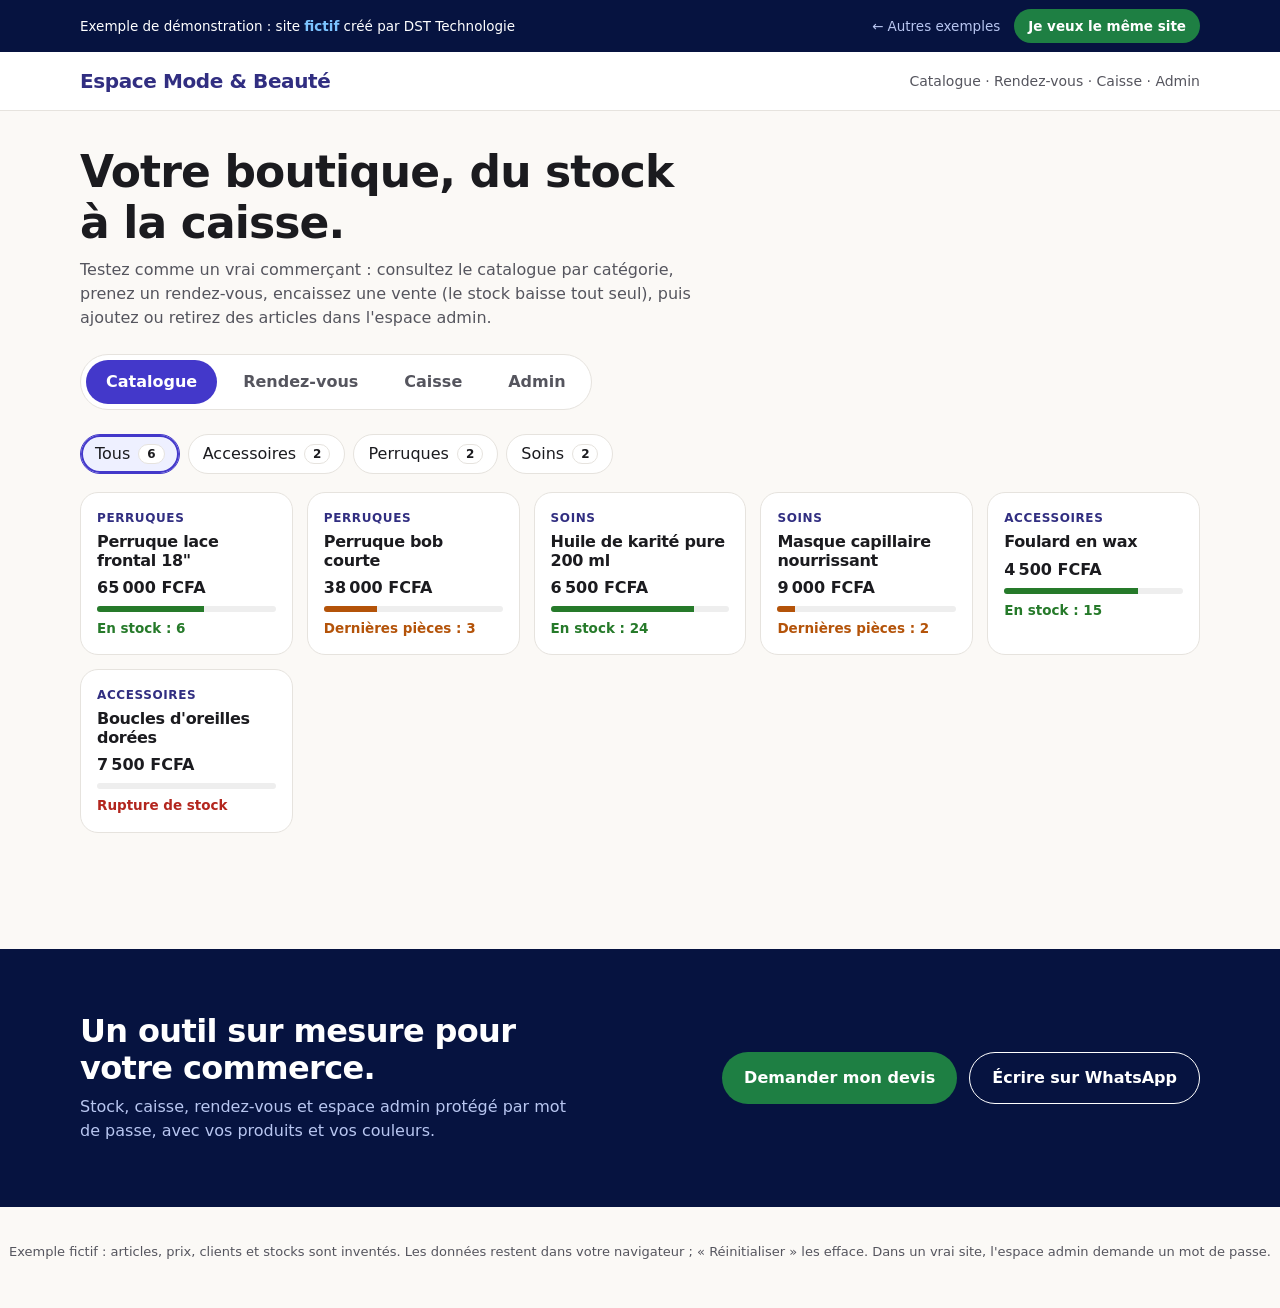
<file: demos/gestion.html>
<!doctype html>
<html lang="fr">
<head>
<meta charset="utf-8">
<meta name="viewport" content="width=device-width, initial-scale=1">
<title>Démo gestion de boutique | DST Technologie</title>
<meta name="description" content="Exemple de mini-site avec catalogue par catégorie et stock, prise de rendez-vous, caisse et espace administrateur pour ajouter ou retirer des articles. Site fictif réalisé par DST Technologie.">
<meta name="robots" content="noindex">
<link rel="stylesheet" href="demo.css">
<style>
:root { --accent:#4338CA; --accent-d:#312E81; --accent-soft:#EEF0FF; --warn:#B45309; --bad:#B3261E; }
.tabs { display:flex; gap:6px; flex-wrap:wrap; background:#fff; border:1px solid var(--line); border-radius:99px; padding:5px; width:fit-content; max-width:100%; margin-bottom:24px; }
.tabs button { border:0; background:transparent; padding:10px 20px; border-radius:99px; font-weight:700; color:var(--ink-2); }
.tabs button[aria-selected="true"] { background:var(--accent); color:#fff; }
.chips { display:flex; gap:8px; flex-wrap:wrap; margin-bottom:18px; }
.chips .pick { width:auto; padding:7px 14px; border-radius:99px; gap:8px; }
.chips .n { background:#fff; border:1px solid var(--line); border-radius:99px; padding:0 8px; font-size:12px; font-weight:800; }
.products { display:grid; grid-template-columns:repeat(auto-fill,minmax(200px,1fr)); gap:14px; }
.prod { padding:16px; display:flex; flex-direction:column; gap:6px; }
.prod .cat { font-size:12px; font-weight:800; color:var(--accent-d); text-transform:uppercase; letter-spacing:.05em; }
.prod h3 { font-size:16px; }
.stock { font-size:13.5px; font-weight:700; color:var(--ok); }
.stock.low { color:var(--warn); } .stock.out { color:var(--bad); }
.bar { height:6px; border-radius:6px; background:#EEE; overflow:hidden; } .bar i { display:block; height:100%; background:var(--ok); }
.bar.low i { background:var(--warn); } .bar.out i { background:var(--bad); }
.pos { display:grid; grid-template-columns:1.4fr 1fr; gap:24px; align-items:start; }
@media (max-width:900px){ .pos, .rdvgrid { grid-template-columns:1fr !important; } }
.posgrid { display:grid; grid-template-columns:repeat(auto-fill,minmax(150px,1fr)); gap:10px; }
.posgrid .pick { flex-direction:column; align-items:flex-start; gap:4px; }
.qty { display:inline-flex; align-items:center; gap:8px; }
.qty button { width:28px; height:28px; border-radius:50%; border:1.5px solid var(--line); background:#fff; font-weight:800; line-height:1; }
.cartline { display:flex; justify-content:space-between; align-items:center; gap:10px; padding:9px 0; border-bottom:1px dashed var(--line); font-size:15px; }
.tbl { width:100%; border-collapse:collapse; font-size:14.5px; }
.tbl th { text-align:left; font-size:12px; text-transform:uppercase; letter-spacing:.05em; color:var(--ink-2); padding:8px 10px; border-bottom:2px solid var(--line); }
.tbl td { padding:10px; border-bottom:1px solid var(--line); vertical-align:middle; }
.tblwrap { overflow-x:auto; }
.sm { padding:7px 12px; font-size:13.5px; }
.btn.danger { background:#fff; color:var(--bad); border:1.5px solid #E7B4B0; }
.stats { display:grid; grid-template-columns:repeat(auto-fit,minmax(170px,1fr)); gap:12px; margin-bottom:20px; }
.stats .card { padding:16px; } .stats b { display:block; font-size:24px; letter-spacing:-.02em; color:var(--accent-d); } .stats span { font-size:13px; color:var(--ink-2); }
.formgrid { display:grid; grid-template-columns:repeat(auto-fit,minmax(150px,1fr)); gap:12px; align-items:end; }
select.t { appearance:auto; }
.rdvgrid { display:grid; grid-template-columns:1fr 1.1fr; gap:24px; align-items:start; }
.rdv { display:flex; justify-content:space-between; gap:12px; align-items:center; padding:12px 0; border-bottom:1px dashed var(--line); }
.rdv small { color:var(--ink-2); display:block; }
.ok { color:var(--ok); font-weight:700; font-size:14px; min-height:1.3em; margin:8px 0 0; }
.hint { background:#FFF8EA; border:1px solid #FFD99A; color:#6B4300; border-radius:12px; padding:10px 14px; font-size:14px; margin-bottom:16px; }
.empty { color:var(--ink-2); padding:14px 0; margin:0; }
.sale { padding:8px 0; border-bottom:1px dashed var(--line); font-size:14px; display:flex; justify-content:space-between; gap:10px; }
</style>
</head>
<body>
<a class="skip" href="#top">Aller au contenu</a>

<aside class="dst-bar" aria-label="Démonstration DST Technologie"><div class="wrap">
  <span>Exemple de démonstration : site <b>fictif</b> créé par DST Technologie</span>
  <span style="display:flex;gap:14px;align-items:center;flex-wrap:wrap"><a class="back" href="../index.html#/realisations">← Autres exemples</a><a class="cta" href="../index.html#/contact">Je veux le même site</a></span>
</div></aside>

<header class="site-head"><div class="wrap">
  <a class="brand" href="#top">Espace Mode & Beauté</a>
  <span class="muted" style="font-size:14px">Catalogue · Rendez-vous · Caisse · Admin</span>
</div></header>

<main id="top"><section class="block" style="padding-top:36px"><div class="wrap">
  <h1 style="font-size:clamp(28px,4vw,44px);max-width:20ch">Votre boutique, du stock à la caisse.</h1>
  <p class="muted" style="max-width:62ch;margin:10px 0 24px">Testez comme un vrai commerçant : consultez le catalogue par catégorie, prenez un rendez-vous, encaissez une vente (le stock baisse tout seul), puis ajoutez ou retirez des articles dans l'espace admin.</p>
  <div class="tabs" role="tablist" aria-label="Sections" id="tabs"></div>
  <div id="view" aria-live="polite"></div>
</div></section></main>

<section class="dst-end" aria-label="Créer le même site"><div class="wrap">
  <div><h2>Un outil sur mesure pour votre commerce.</h2><p>Stock, caisse, rendez-vous et espace admin protégé par mot de passe, avec vos produits et vos couleurs.</p></div>
  <div class="acts"><a class="btn" href="../index.html#/contact">Demander mon devis</a><a class="btn ghost" id="wa" href="#">Écrire sur WhatsApp</a></div>
</div></section>
<footer class="foot"><p>Exemple fictif : articles, prix, clients et stocks sont inventés. Les données restent dans votre navigateur ; « Réinitialiser » les efface. Dans un vrai site, l'espace admin demande un mot de passe.</p></footer>

<script src="demo.js"></script>
<script>
const KEY = 'dst-demo-gestion-v1';
const SEED = () => ({
  produits: [
    { id: 1, nom: 'Perruque lace frontal 18"', cat: 'Perruques', prix: 65000, stock: 6, max: 10 },
    { id: 2, nom: 'Perruque bob courte', cat: 'Perruques', prix: 38000, stock: 3, max: 10 },
    { id: 3, nom: 'Huile de karité pure 200 ml', cat: 'Soins', prix: 6500, stock: 24, max: 30 },
    { id: 4, nom: 'Masque capillaire nourrissant', cat: 'Soins', prix: 9000, stock: 2, max: 20 },
    { id: 5, nom: 'Foulard en wax', cat: 'Accessoires', prix: 4500, stock: 15, max: 20 },
    { id: 6, nom: 'Boucles d\'oreilles dorées', cat: 'Accessoires', prix: 7500, stock: 0, max: 12 },
  ],
  rdv: [{ id: 1, nom: 'Aïcha K.', tel: '07 00 00 00 01', motif: 'Essayage de perruque', date: dateIn(1), heure: '10:00' }],
  ventes: [], next: 10,
});
function dateIn(n) { const d = new Date(); d.setDate(d.getDate() + n); return d.toISOString().slice(0, 10); }
let db;
try { db = JSON.parse(localStorage.getItem(KEY)); } catch (e) { db = null; }
if (!db || !Array.isArray(db.produits)) db = SEED();
const save = () => { try { localStorage.setItem(KEY, JSON.stringify(db)); } catch (e) {} };
const ui = { tab: 'catalogue', cat: 'Tous', posCat: 'Tous', cart: {}, pay: 'Espèces', recu: '', msg: '', receipt: null };
const MOTIFS = ['Essayage de perruque', 'Conseil beauté', 'Retrait de commande', 'Commande sur mesure'];
const HEURES = ['09:00', '10:00', '11:00', '14:00', '15:00', '16:00', '17:00'];
const TABS = [['catalogue', 'Catalogue'], ['rdv', 'Rendez-vous'], ['caisse', 'Caisse'], ['admin', 'Admin']];
const cats = () => [...new Set(db.produits.map((p) => p.cat))].sort();
const prod = (id) => db.produits.find((p) => p.id == id);
const niveau = (p) => (p.stock <= 0 ? 'out' : p.stock <= 3 ? 'low' : '');
const libStock = (p) => (p.stock <= 0 ? 'Rupture de stock' : p.stock <= 3 ? `Dernières pièces : ${p.stock}` : `En stock : ${p.stock}`);
const hh = (h) => h.replace(':', ' h ').replace(' h 00', ' h');
const dFr = (iso) => { const [y, m, d] = iso.split('-'); return `${d}/${m}/${y}`; };
const chipRow = (list, cur, attr) => ['Tous', ...list].map((c) => { const n = c === 'Tous' ? db.produits.length : db.produits.filter((p) => p.cat === c).length; return `<button type="button" class="pick" ${attr}="${esc(c)}" aria-pressed="${cur === c}">${esc(c)} <span class="n">${n}</span></button>`; }).join('');

function vCatalogue() {
  const list = db.produits.filter((p) => ui.cat === 'Tous' || p.cat === ui.cat);
  return `<div class="chips" role="group" aria-label="Catégories">${chipRow(cats(), ui.cat, 'data-cat')}</div>
  <div class="products">${list.map((p) => `<article class="card prod"><span class="cat">${esc(p.cat)}</span><h3>${esc(p.nom)}</h3><p class="price" style="margin:0">${fmt(p.prix)}</p><div class="bar ${niveau(p)}"><i style="width:${Math.min(100, Math.round((p.stock / (p.max || 10)) * 100))}%"></i></div><span class="stock ${niveau(p)}">${libStock(p)}</span></article>`).join('') || '<p class="empty">Aucun article dans cette catégorie.</p>'}</div>`;
}

function vRdv() {
  const liste = [...db.rdv].sort((a, b) => (a.date + a.heure).localeCompare(b.date + b.heure));
  return `<div class="rdvgrid">
  <form class="card" style="padding:22px" id="rdvForm" novalidate>
    <h2 style="font-size:22px">Prendre rendez-vous</h2>
    <label class="f" for="rn">Nom</label><input class="t" id="rn" autocomplete="name" placeholder="Ex. Awa K.">
    <label class="f" for="rt">Téléphone</label><input class="t" id="rt" type="tel" inputmode="tel" autocomplete="tel" placeholder="Ex. 07 00 00 00 00">
    <label class="f" for="rm">Motif</label><select class="t" id="rm">${MOTIFS.map((m) => `<option>${m}</option>`).join('')}</select>
    <label class="f" for="rd">Date</label><input class="t" id="rd" type="date" min="${dateIn(0)}" value="${dateIn(1)}">
    <label class="f" for="rh">Heure</label><select class="t" id="rh">${HEURES.map((h) => `<option value="${h}">${hh(h)}</option>`).join('')}</select>
    <p class="err" id="rerr" role="alert"></p>
    <button class="btn" type="submit" style="width:100%">Confirmer le rendez-vous</button>
    <p class="ok" id="rok">${esc(ui.msg)}</p>
  </form>
  <div class="card" style="padding:22px"><h2 style="font-size:22px">Agenda <span class="muted" style="font-size:15px;font-weight:600">(vue du commerçant)</span></h2>
    ${liste.map((r) => `<div class="rdv"><div><b>${dFr(r.date)} · ${hh(r.heure)}</b><small>${esc(r.nom)} · ${esc(r.tel)} · ${esc(r.motif)}</small></div><button type="button" class="btn danger sm" data-delrdv="${r.id}" aria-label="Annuler le rendez-vous de ${esc(r.nom)}">Annuler</button></div>`).join('') || '<p class="empty">Aucun rendez-vous pour le moment.</p>'}
  </div></div>`;
}

const totalCart = () => Object.entries(ui.cart).reduce((t, [id, q]) => t + prod(id).prix * q, 0);
function vCaisse() {
  const list = db.produits.filter((p) => ui.posCat === 'Tous' || p.cat === ui.posCat);
  const total = totalCart(), recu = parseInt(String(ui.recu).replace(/\D/g, ''), 10) || 0;
  const aujour = db.ventes.filter((v) => v.date === dateIn(0));
  const ticket = ui.receipt;
  return `<div class="pos"><div>
    <div class="chips" role="group" aria-label="Catégories">${chipRow(cats(), ui.posCat, 'data-poscat')}</div>
    <div class="posgrid">${list.map((p) => `<button type="button" class="pick" data-sell="${p.id}" ${p.stock - (ui.cart[p.id] || 0) <= 0 ? 'disabled' : ''}><b>${esc(p.nom)}</b><span class="price">${fmt(p.prix)}</span><small>Stock : ${p.stock - (ui.cart[p.id] || 0)}</small></button>`).join('')}</div>
    <div class="card" style="padding:18px;margin-top:20px"><h3 style="font-size:17px;margin-bottom:6px">Ventes d'aujourd'hui · ${fmt(aujour.reduce((t, v) => t + v.total, 0))}</h3>
      ${aujour.slice().reverse().map((v) => `<div class="sale"><span>${esc(v.heure)} · ${v.lignes.map((l) => `${l.q}× ${esc(l.nom)}`).join(', ')}<br><small class="muted">${esc(v.pay)}</small></span><b>${fmt(v.total)}</b></div>`).join('') || '<p class="empty" style="padding:6px 0">Aucune vente pour le moment.</p>'}</div>
  </div>
  <aside class="card panel" style="top:16px">
    ${ticket ? `<div class="done"><div class="tick">✓</div><h3>Vente enregistrée</h3><p class="muted">${fmt(ticket.total)} · ${esc(ticket.pay)}${ticket.rendu ? `<br>Monnaie à rendre : <b>${fmt(ticket.rendu)}</b>` : ''}</p><p class="muted">Le stock a été mis à jour.</p><button type="button" class="btn" data-newsale="1" style="margin-top:8px">Nouvelle vente</button></div>` : `
    <h3>Ticket en cours</h3>
    ${Object.entries(ui.cart).map(([id, q]) => { const p = prod(id); return `<div class="cartline"><span>${esc(p.nom)}<br><small class="muted">${fmt(p.prix)}</small></span><span class="qty"><button type="button" data-dec="${id}" aria-label="Moins">−</button><b>${q}</b><button type="button" data-inc="${id}" aria-label="Plus" ${q >= p.stock ? 'disabled' : ''}>+</button></span></div>`; }).join('') || '<p class="empty">Touchez un article pour l\'ajouter.</p>'}
    <div class="line total"><span>Total</span><span style="color:var(--accent-d)">${fmt(total)}</span></div>
    <div class="chips" role="group" aria-label="Paiement" style="margin:8px 0">${['Espèces', 'Wave', 'Orange Money'].map((m) => `<button type="button" class="pick" data-pay="${m}" aria-pressed="${ui.pay === m}">${m}</button>`).join('')}</div>
    ${ui.pay === 'Espèces' ? `<label class="f" for="recu">Montant reçu (FCFA)</label><input class="t" id="recu" inputmode="numeric" value="${esc(ui.recu)}" placeholder="Ex. 70000"><p class="muted" style="margin:6px 0 0">${recu >= total && total ? 'Monnaie à rendre : <b>' + fmt(recu - total) + '</b>' : ''}</p>` : ''}
    <p class="err" id="perr" role="alert">${esc(ui.msg)}</p>
    <button type="button" class="btn" data-encaisser="1" style="width:100%" ${total ? '' : 'disabled'}>Encaisser ${total ? fmt(total) : ''}</button>`}
  </aside></div>`;
}

function vAdmin() {
  const val = db.produits.reduce((t, p) => t + p.prix * p.stock, 0);
  const alertes = db.produits.filter((p) => p.stock <= 3).length;
  return `<p class="hint">Espace administrateur. Dans un vrai site, il est protégé par un mot de passe.</p>
  <div class="stats"><div class="card"><b>${db.produits.length}</b><span>articles au catalogue</span></div><div class="card"><b>${fmt(val)}</b><span>valeur du stock</span></div><div class="card"><b>${alertes}</b><span>articles à réapprovisionner</span></div><div class="card"><b>${db.rdv.length}</b><span>rendez-vous à venir</span></div></div>
  <form class="card" style="padding:20px;margin-bottom:20px" id="addForm" novalidate>
    <h2 style="font-size:20px;margin-bottom:6px">Ajouter un article</h2>
    <div class="formgrid">
      <div><label class="f" for="an">Nom</label><input class="t" id="an" placeholder="Ex. Brosse démêlante"></div>
      <div><label class="f" for="ac">Catégorie</label><input class="t" id="ac" list="catlist" placeholder="Ex. Accessoires"><datalist id="catlist">${cats().map((c) => `<option value="${esc(c)}">`).join('')}</datalist></div>
      <div><label class="f" for="ap">Prix (FCFA)</label><input class="t" id="ap" inputmode="numeric" placeholder="Ex. 3500"></div>
      <div><label class="f" for="as">Quantité</label><input class="t" id="as" inputmode="numeric" placeholder="Ex. 10"></div>
      <button class="btn" type="submit">Ajouter</button>
    </div>
    <p class="err" id="aerr" role="alert"></p><p class="ok" id="aok">${esc(ui.msg)}</p>
  </form>
  <div class="card tblwrap" style="padding:8px 14px"><table class="tbl"><thead><tr><th>Article</th><th>Catégorie</th><th>Prix</th><th>Stock</th><th>Actions</th></tr></thead><tbody>
  ${db.produits.map((p) => `<tr><td><b>${esc(p.nom)}</b></td><td>${esc(p.cat)}</td><td class="price">${fmt(p.prix)}</td><td><span class="qty"><button type="button" data-stk="-1:${p.id}" aria-label="Retirer une unité de ${esc(p.nom)}">−</button><b class="stock ${niveau(p)}">${p.stock}</b><button type="button" data-stk="1:${p.id}" aria-label="Ajouter une unité de ${esc(p.nom)}">+</button></span></td><td><button type="button" class="btn danger sm" data-delprod="${p.id}" aria-label="Retirer ${esc(p.nom)} du catalogue">Retirer</button></td></tr>`).join('') || '<tr><td colspan="5" class="empty">Le catalogue est vide. Ajoutez un article ci-dessus.</td></tr>'}
  </tbody></table></div>
  <p style="margin-top:18px"><button type="button" class="btn ghost sm" data-reset="1">Réinitialiser la démo</button></p>`;
}

function render() {
  $('#tabs').innerHTML = TABS.map(([k, l]) => `<button type="button" role="tab" data-tab="${k}" aria-selected="${ui.tab === k}">${l}</button>`).join('');
  const keepFocus = document.activeElement && document.activeElement.id;
  $('#view').innerHTML = `<h2 class="sr">${TABS.find(([k]) => k === ui.tab)[1]}</h2>` + { catalogue: vCatalogue, rdv: vRdv, caisse: vCaisse, admin: vAdmin }[ui.tab]();
  if (keepFocus && keepFocus === 'recu') { const el = $('#recu'); if (el) { el.focus(); el.setSelectionRange(el.value.length, el.value.length); } }
}
const go = (t) => { ui.tab = t; ui.msg = ''; ui.receipt = null; render(); };

document.addEventListener('click', (e) => {
  const b = e.target.closest('button'); if (!b || b.type === 'submit') return;
  const d = b.dataset;
  if (d.tab) return go(d.tab);
  if (d.cat) ui.cat = d.cat;
  else if (d.poscat) ui.posCat = d.poscat;
  else if (d.sell) { const id = d.sell, p = prod(id); if ((ui.cart[id] || 0) < p.stock) ui.cart[id] = (ui.cart[id] || 0) + 1; ui.msg = ''; }
  else if (d.inc) { if (ui.cart[d.inc] < prod(d.inc).stock) ui.cart[d.inc]++; }
  else if (d.dec) { if (--ui.cart[d.dec] <= 0) delete ui.cart[d.dec]; }
  else if (d.pay) { ui.pay = d.pay; ui.msg = ''; }
  else if (d.newsale) { ui.receipt = null; ui.recu = ''; }
  else if (d.encaisser) {
    const total = totalCart(), recu = parseInt(String(ui.recu).replace(/\D/g, ''), 10) || 0;
    if (ui.pay === 'Espèces' && recu < total) { ui.msg = 'Le montant reçu est inférieur au total.'; return render(); }
    const lignes = Object.entries(ui.cart).map(([id, q]) => ({ nom: prod(id).nom, q, prix: prod(id).prix }));
    Object.entries(ui.cart).forEach(([id, q]) => { prod(id).stock -= q; });
    const n = new Date();
    db.ventes.push({ date: dateIn(0), heure: n.getHours() + ' h ' + String(n.getMinutes()).padStart(2, '0'), lignes, total, pay: ui.pay });
    ui.receipt = { total, pay: ui.pay, rendu: ui.pay === 'Espèces' ? recu - total : 0 };
    ui.cart = {}; ui.recu = ''; ui.msg = ''; save();
  }
  else if (d.delrdv) { db.rdv = db.rdv.filter((r) => r.id != d.delrdv); ui.msg = ''; save(); }
  else if (d.stk) { const [dl, id] = d.stk.split(':'); const p = prod(id); p.stock = Math.max(0, p.stock + +dl); p.max = Math.max(p.max || 10, p.stock); save(); }
  else if (d.delprod) { const p = prod(d.delprod); if (p && confirm(`Retirer « ${p.nom} » du catalogue ?`)) { db.produits = db.produits.filter((x) => x.id != p.id); delete ui.cart[p.id]; save(); } else return; }
  else if (d.reset) { if (!confirm('Remettre la démo dans son état de départ ?')) return; db = SEED(); ui.cart = {}; ui.receipt = null; save(); }
  else return;
  render();
});
document.addEventListener('input', (e) => { if (e.target.id === 'recu') { ui.recu = e.target.value; const t = totalCart(), r = parseInt(ui.recu.replace(/\D/g, ''), 10) || 0; const p = e.target.nextElementSibling; if (p) p.innerHTML = r >= t && t ? 'Monnaie à rendre : <b>' + fmt(r - t) + '</b>' : ''; } });
document.addEventListener('submit', (e) => {
  e.preventDefault();
  if (e.target.id === 'rdvForm') {
    const nom = $('#rn').value.trim(), tel = $('#rt').value.trim(), motif = $('#rm').value, date = $('#rd').value, heure = $('#rh').value;
    const m = nom.length < 2 ? 'Indiquez le nom.' : !validTel(tel) ? 'Indiquez un numéro de téléphone valide.' : !date || date < dateIn(0) ? 'Choisissez une date à venir.' : db.rdv.some((r) => r.date === date && r.heure === heure) ? 'Ce créneau est déjà pris, choisissez une autre heure.' : '';
    if (m) { $('#rerr').textContent = m; return; }
    db.rdv.push({ id: db.next++, nom, tel, motif, date, heure }); save();
    ui.msg = `Rendez-vous confirmé le ${dFr(date)} à ${hh(heure)}. (Simulation : aucun SMS envoyé)`; render();
  } else if (e.target.id === 'addForm') {
    const nom = $('#an').value.trim(), cat = $('#ac').value.trim(), prix = parseInt($('#ap').value.replace(/\D/g, ''), 10), stock = parseInt($('#as').value.replace(/\D/g, ''), 10);
    const m = nom.length < 2 ? 'Indiquez le nom de l\'article.' : cat.length < 2 ? 'Indiquez une catégorie.' : !(prix > 0) ? 'Indiquez un prix.' : !(stock >= 0) ? 'Indiquez la quantité.' : '';
    if (m) { $('#aerr').textContent = m; return; }
    db.produits.push({ id: db.next++, nom, cat, prix, stock, max: Math.max(stock, 10) }); save();
    ui.msg = `« ${nom} » ajouté au catalogue.`; render();
  }
});
$('#wa').href = WA + encodeURIComponent('Bonjour DST Technologie, j\'ai vu la démo gestion de boutique (stock, caisse, rendez-vous) et je souhaite un outil similaire.');
render();
</script>
</body>
</html>
</file>
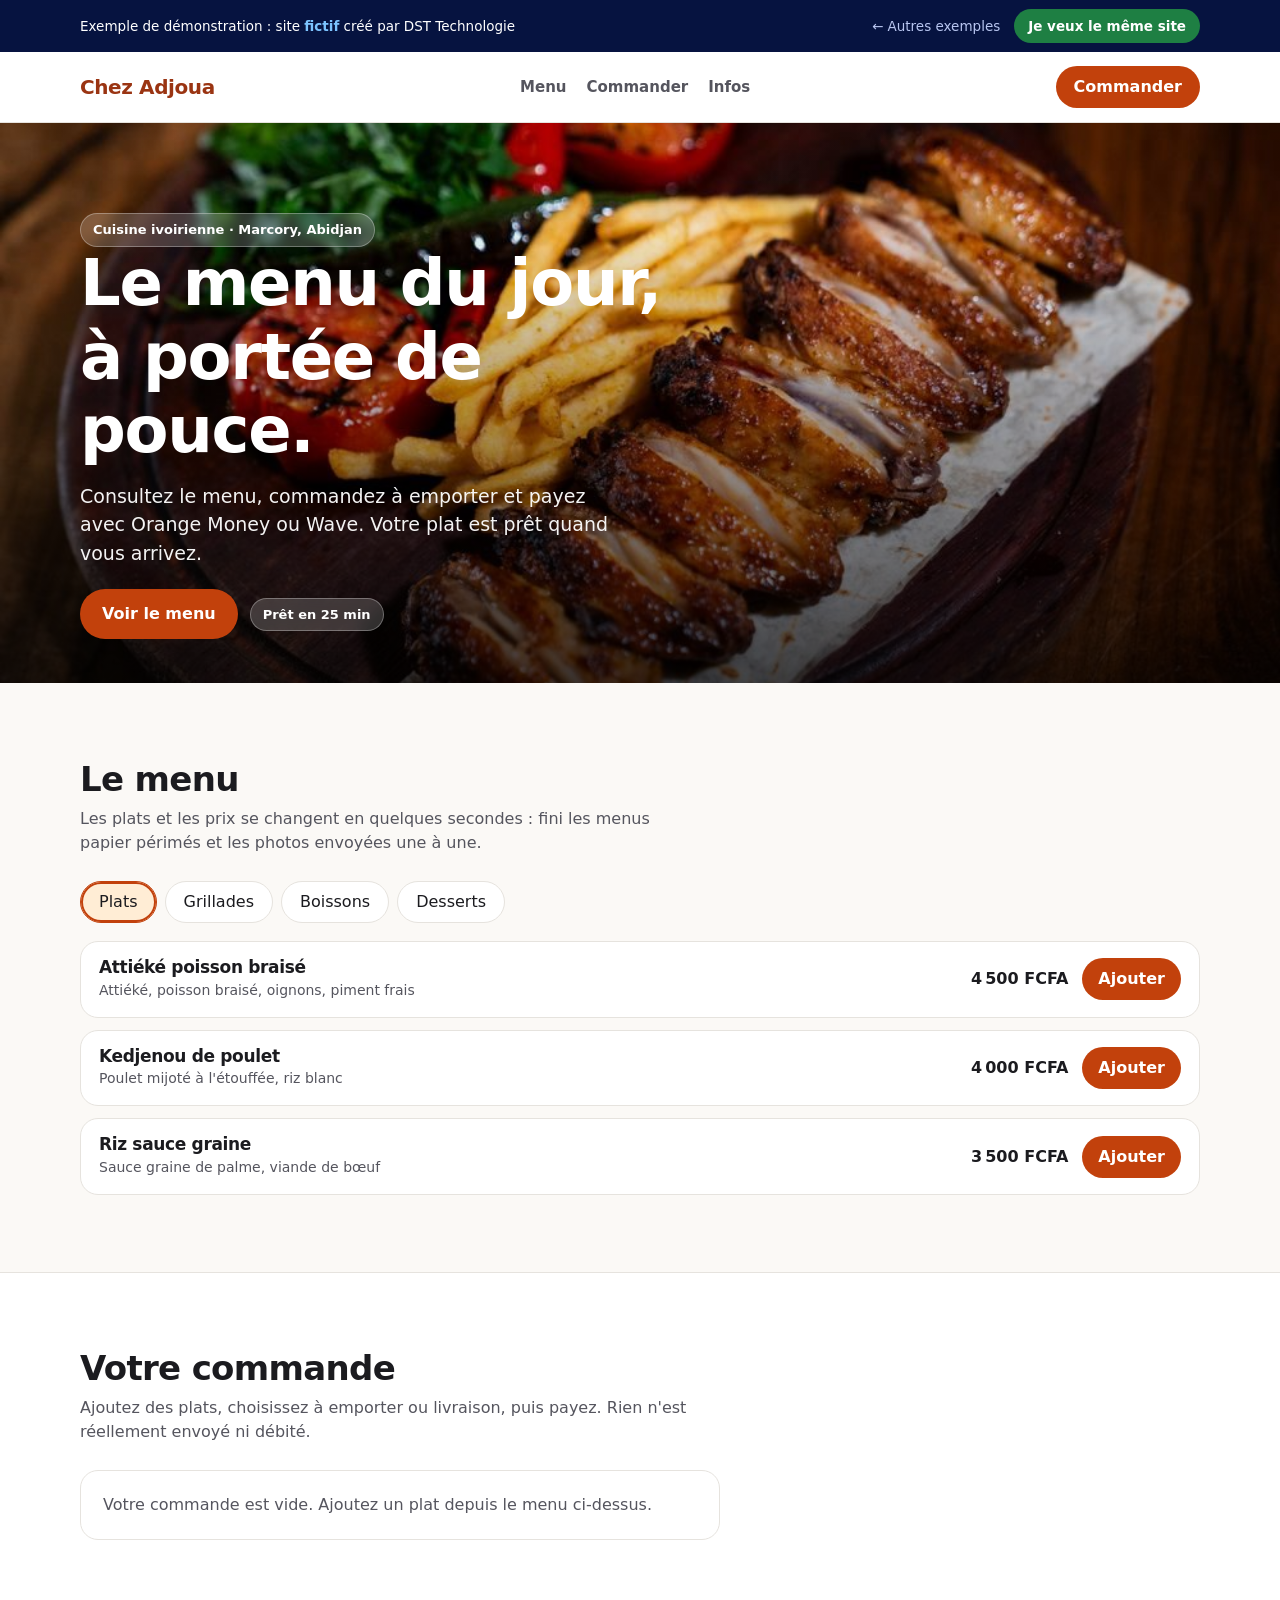
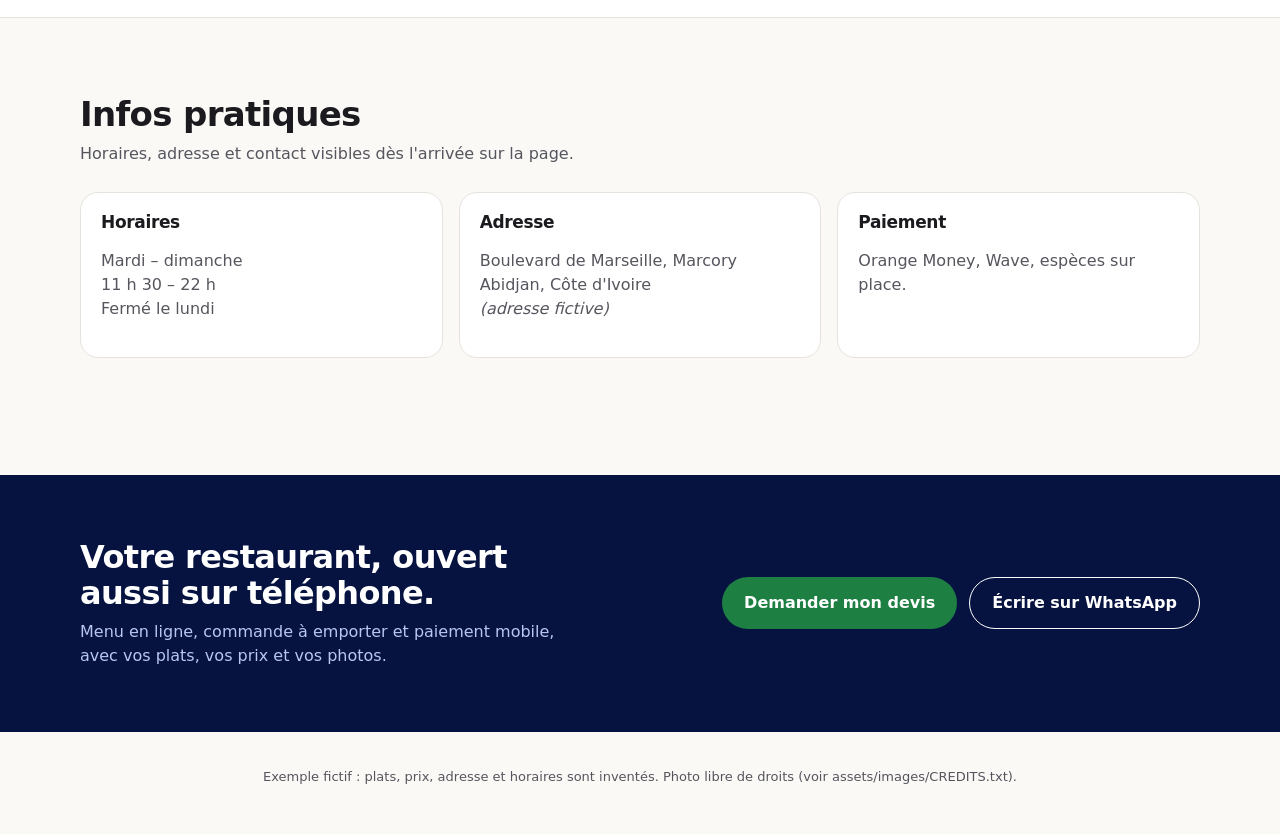
<file: demos/restaurant.html>
<!doctype html>
<html lang="fr">
<head>
<meta charset="utf-8">
<meta name="viewport" content="width=device-width, initial-scale=1">
<title>Démo restaurant | DST Technologie</title>
<meta name="description" content="Exemple de mini-site pour un restaurant : menu en ligne, commande à emporter et paiement mobile. Site fictif réalisé par DST Technologie.">
<meta name="robots" content="noindex">
<link rel="stylesheet" href="demo.css">
<style>
:root { --accent:#C2410C; --accent-d:#9A3412; --accent-soft:#FFEDD5; }
.tabs { display:flex; gap:8px; flex-wrap:wrap; margin-bottom:18px; }
.tabs .pick { width:auto; padding:8px 18px; border-radius:99px; }
.menu { display:grid; gap:12px; }
.dish { display:flex; justify-content:space-between; align-items:center; gap:14px; padding:16px 18px; }
.dish h3 { font-size:17px; }
.dish p { margin:2px 0 0; color:var(--ink-2); font-size:14px; }
.dish .r { display:flex; align-items:center; gap:14px; }
.dish .btn { padding:9px 16px; }
.cartline { display:flex; justify-content:space-between; align-items:center; gap:10px; padding:9px 0; border-bottom:1px dashed var(--line); font-size:15px; }
.qty { display:inline-flex; align-items:center; gap:8px; }
.qty button { width:28px; height:28px; border-radius:50%; border:1.5px solid var(--line); background:#fff; font-weight:800; line-height:1; }
.modes { display:grid; grid-template-columns:1fr 1fr; gap:8px; margin:12px 0; }
.modes .pick { justify-content:center; padding:10px; }
.hours { display:grid; grid-template-columns:repeat(auto-fit,minmax(220px,1fr)); gap:16px; }
.hours .card { padding:20px; }
.hours h3 { font-size:17px; margin-bottom:6px; }
</style>
</head>
<body>
<a class="skip" href="#top">Aller au contenu</a>

<aside class="dst-bar" aria-label="Démonstration DST Technologie"><div class="wrap">
  <span>Exemple de démonstration : site <b>fictif</b> créé par DST Technologie</span>
  <span style="display:flex;gap:14px;align-items:center;flex-wrap:wrap"><a class="back" href="../index.html#/realisations">← Autres exemples</a><a class="cta" href="../index.html#/contact">Je veux le même site</a></span>
</div></aside>

<header class="site-head"><div class="wrap">
  <a class="brand" href="#top">Chez Adjoua</a>
  <nav aria-label="Navigation"><a href="#menu">Menu</a><a href="#commande">Commander</a><a href="#infos">Infos</a></nav>
  <a class="btn" href="#commande" style="padding:9px 18px">Commander</a>
</div></header>

<main id="top">
<section class="hero">
  <img src="../assets/images/real-restaurant.jpg" alt="Cuisine d'un restaurant en service" fetchpriority="high">
  <div class="wrap">
    <span class="chip">Cuisine ivoirienne · Marcory, Abidjan</span>
    <h1>Le menu du jour, à portée de pouce.</h1>
    <p>Consultez le menu, commandez à emporter et payez avec Orange Money ou Wave. Votre plat est prêt quand vous arrivez.</p>
    <div class="row"><a class="btn" href="#menu">Voir le menu</a><span class="chip">Prêt en 25 min</span></div>
  </div>
</section>

<section class="block" id="menu"><div class="wrap">
  <h2>Le menu</h2>
  <p class="sub">Les plats et les prix se changent en quelques secondes : fini les menus papier périmés et les photos envoyées une à une.</p>
  <div class="tabs" id="tabs" role="group" aria-label="Catégories"></div>
  <div class="menu" id="plats"></div>
</div></section>

<section class="block" id="commande" style="background:#fff;border-block:1px solid var(--line)"><div class="wrap">
  <h2>Votre commande</h2>
  <p class="sub">Ajoutez des plats, choisissez à emporter ou livraison, puis payez. Rien n'est réellement envoyé ni débité.</p>
  <div class="card" style="padding:22px;max-width:640px" aria-live="polite" id="cart"></div>
</div></section>

<section class="block" id="infos"><div class="wrap">
  <h2>Infos pratiques</h2>
  <p class="sub">Horaires, adresse et contact visibles dès l'arrivée sur la page.</p>
  <div class="hours">
    <div class="card"><h3>Horaires</h3><p class="muted">Mardi – dimanche<br>11 h 30 – 22 h<br>Fermé le lundi</p></div>
    <div class="card"><h3>Adresse</h3><p class="muted">Boulevard de Marseille, Marcory<br>Abidjan, Côte d'Ivoire<br><em>(adresse fictive)</em></p></div>
    <div class="card"><h3>Paiement</h3><p class="muted">Orange Money, Wave, espèces sur place.</p></div>
  </div>
</div></section>
</main>

<section class="dst-end" aria-label="Créer le même site"><div class="wrap">
  <div><h2>Votre restaurant, ouvert aussi sur téléphone.</h2><p>Menu en ligne, commande à emporter et paiement mobile, avec vos plats, vos prix et vos photos.</p></div>
  <div class="acts"><a class="btn" href="../index.html#/contact">Demander mon devis</a><a class="btn ghost" id="wa" href="#">Écrire sur WhatsApp</a></div>
</div></section>
<footer class="foot"><p>Exemple fictif : plats, prix, adresse et horaires sont inventés. Photo libre de droits (voir assets/images/CREDITS.txt).</p></footer>

<script src="demo.js"></script>
<script>
const MENU = {
  'Plats': [
    { id: 1, nom: 'Attiéké poisson braisé', desc: 'Attiéké, poisson braisé, oignons, piment frais', prix: 4500 },
    { id: 2, nom: 'Kedjenou de poulet', desc: 'Poulet mijoté à l\'étouffée, riz blanc', prix: 4000 },
    { id: 3, nom: 'Riz sauce graine', desc: 'Sauce graine de palme, viande de bœuf', prix: 3500 },
  ],
  'Grillades': [
    { id: 4, nom: 'Poulet braisé', desc: 'Demi-poulet braisé, alloco, sauce tomate', prix: 5000 },
    { id: 5, nom: 'Brochettes de bœuf (5)', desc: 'Servies avec oignons et piment', prix: 3000 },
  ],
  'Boissons': [
    { id: 6, nom: 'Jus de bissap', desc: 'Fait maison, 50 cl', prix: 1000 },
    { id: 7, nom: 'Jus de gingembre', desc: 'Fait maison, 50 cl', prix: 1000 },
    { id: 8, nom: 'Eau minérale', desc: '1,5 L', prix: 500 },
  ],
  'Desserts': [
    { id: 9, nom: 'Beignets de banane', desc: 'Portion de 6, sucre vanillé', prix: 1500 },
  ],
};
const TOUS = Object.values(MENU).flat();
const FRAIS_LIVR = 1000;
const st = { cat: 'Plats', cart: {}, mode: 'emporter', done: false, pay: '' };
const total = () => Object.entries(st.cart).reduce((t, [id, q]) => t + TOUS.find((p) => p.id == id).prix * q, 0);
const nb = () => Object.values(st.cart).reduce((a, b) => a + b, 0);

function render() {
  $('#tabs').innerHTML = Object.keys(MENU).map((c) => `<button type="button" class="pick" data-cat="${c}" aria-pressed="${st.cat === c}">${c}</button>`).join('');
  $('#plats').innerHTML = MENU[st.cat].map((p) => `<article class="card dish"><div><h3>${p.nom}</h3><p>${p.desc}</p></div><div class="r"><span class="price">${fmt(p.prix)}</span><button type="button" class="btn" data-add="${p.id}" aria-label="Ajouter ${esc(p.nom)}">Ajouter</button></div></article>`).join('');
  const c = $('#cart');
  if (st.done) {
    c.innerHTML = `<div class="done"><div class="tick">✓</div><h3>Commande reçue</h3><p class="muted">${st.mode === 'emporter' ? 'Votre commande sera prête dans environ 25 minutes.' : 'Livraison estimée dans 40 minutes.'} Paiement : ${esc(st.pay)}.</p><div class="simu">Simulation : aucune commande transmise, aucun paiement réel.</div><p><button type="button" class="btn ghost" id="again" style="margin-top:14px">Refaire un essai</button></p></div>`;
    return;
  }
  if (!nb()) { c.innerHTML = '<p class="muted" style="margin:0">Votre commande est vide. Ajoutez un plat depuis le menu ci-dessus.</p>'; return; }
  const lignes = Object.entries(st.cart).map(([id, q]) => { const p = TOUS.find((x) => x.id == id); return `<div class="cartline"><span>${p.nom}</span><span class="qty"><button type="button" data-dec="${id}" aria-label="Moins">−</button><b>${q}</b><button type="button" data-inc="${id}" aria-label="Plus">+</button></span></div>`; }).join('');
  const f = st.mode === 'livraison' ? FRAIS_LIVR : 0;
  c.innerHTML = `${lignes}
    <div class="modes" role="group" aria-label="Mode"><button type="button" class="pick" data-mode="emporter" aria-pressed="${st.mode === 'emporter'}">À emporter</button><button type="button" class="pick" data-mode="livraison" aria-pressed="${st.mode === 'livraison'}">Livraison</button></div>
    <div class="line"><span>Sous-total</span><span>${fmt(total())}</span></div>
    <div class="line"><span>Livraison</span><span>${f ? fmt(f) : '—'}</span></div>
    <div class="line total"><span>Total</span><span style="color:var(--accent-d)">${fmt(total() + f)}</span></div>
    <div style="display:grid;gap:10px;margin-top:14px"><button type="button" class="btn om" data-pay="Orange Money">Payer avec Orange Money</button><button type="button" class="btn wave" data-pay="Wave">Payer avec Wave</button><button type="button" class="btn ghost" data-pay="${st.mode === 'livraison' ? 'à la livraison' : 'sur place'}">${st.mode === 'livraison' ? 'Payer à la livraison' : 'Payer sur place'}</button></div>`;
}
document.addEventListener('click', (e) => {
  const b = e.target.closest('button'); if (!b) return;
  const d = b.dataset;
  if (d.cat) st.cat = d.cat;
  else if (d.add) st.cart[d.add] = (st.cart[d.add] || 0) + 1;
  else if (d.inc) st.cart[d.inc]++;
  else if (d.dec) { if (--st.cart[d.dec] <= 0) delete st.cart[d.dec]; }
  else if (d.mode) st.mode = d.mode;
  else if (d.pay) { st.pay = d.pay; st.done = true; }
  else if (b.id === 'again') { st.cart = {}; st.done = false; st.mode = 'emporter'; }
  else return;
  render();
});
$('#wa').href = WA + encodeURIComponent('Bonjour DST Technologie, j\'ai vu la démo restaurant et je souhaite un site similaire.');
render();
</script>
</body>
</html>
</file>
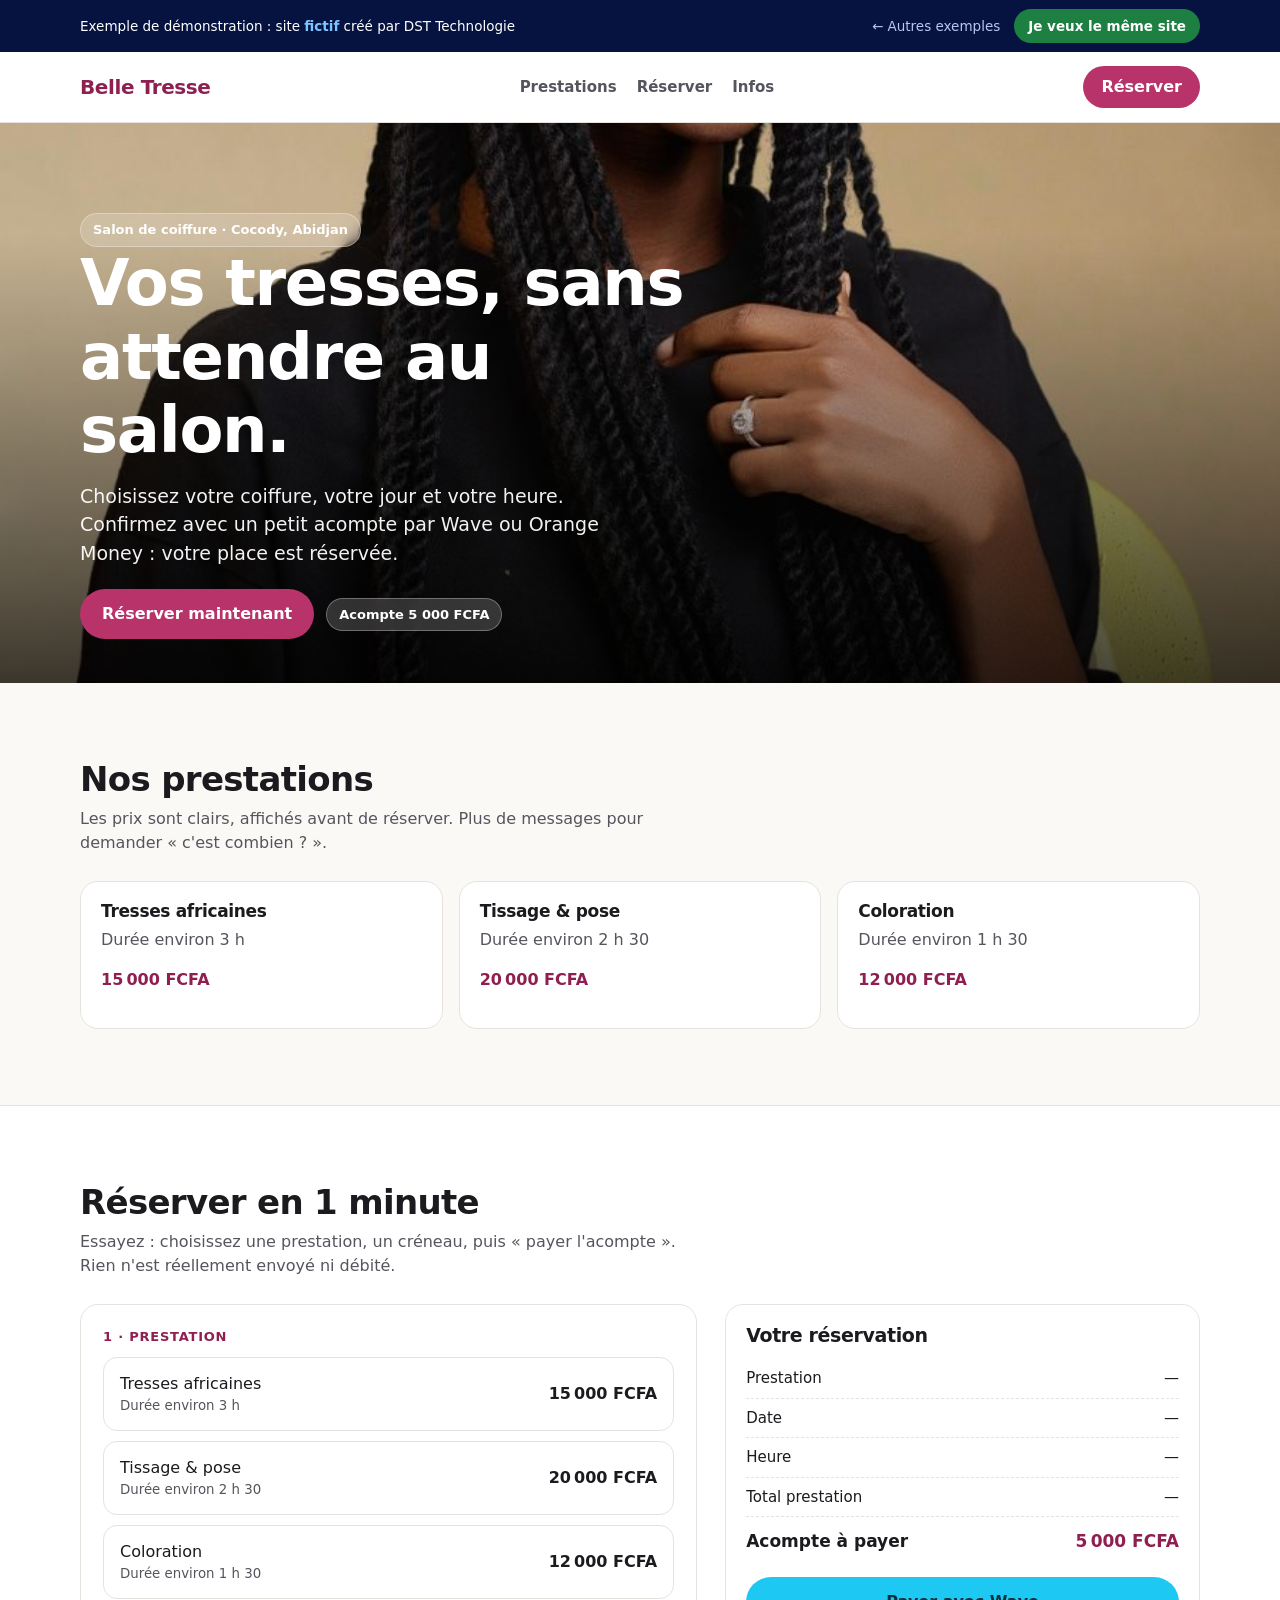
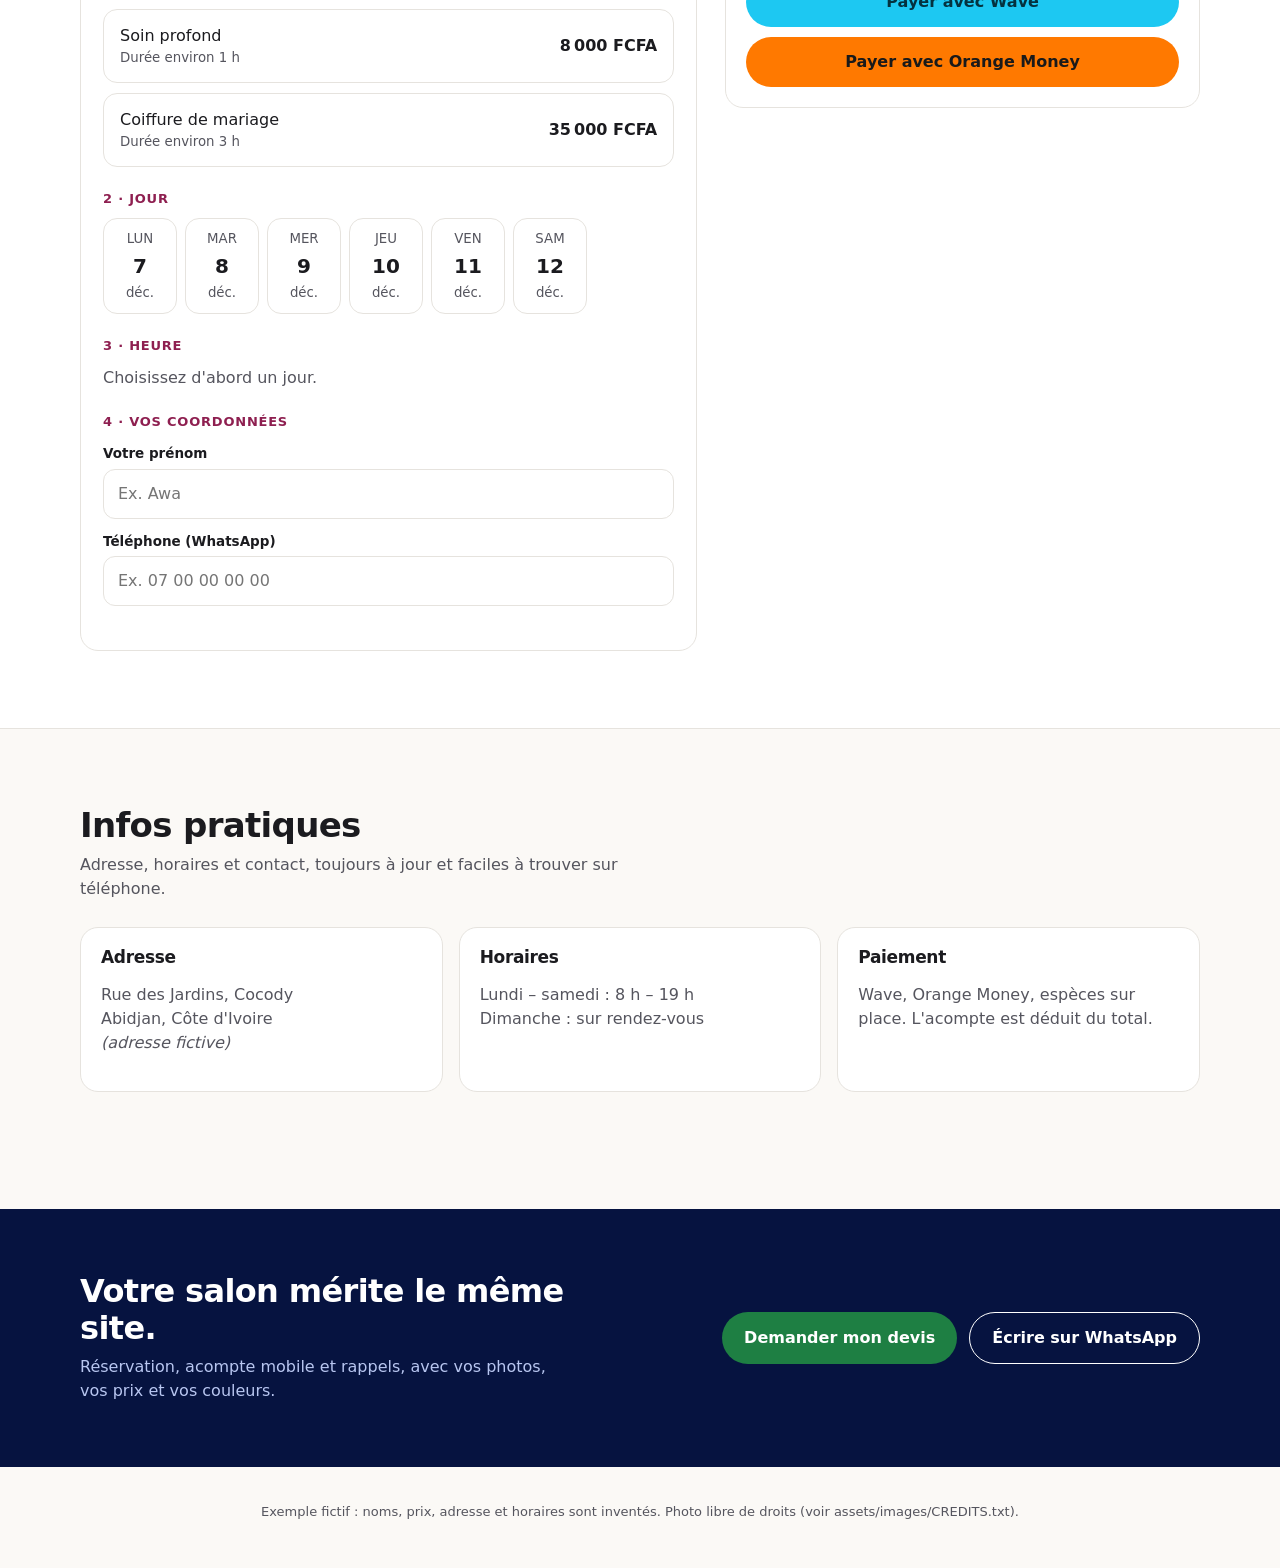
<file: demos/salon.html>
<!doctype html>
<html lang="fr">
<head>
<meta charset="utf-8">
<meta name="viewport" content="width=device-width, initial-scale=1">
<title>Démo salon de coiffure | DST Technologie</title>
<meta name="description" content="Exemple de mini-site pour un salon de coiffure : prestations, réservation en ligne et acompte Wave ou Orange Money. Site fictif réalisé par DST Technologie.">
<meta name="robots" content="noindex">
<link rel="stylesheet" href="demo.css">
<style>
:root { --accent:#B8336A; --accent-d:#8E1F50; --accent-soft:#FCE9F1; }
.svc { display:grid; gap:10px; }
.days, .slots { display:flex; flex-wrap:wrap; gap:8px; }
.days .pick { width:auto; flex-direction:column; align-items:center; padding:10px 14px; min-width:74px; text-align:center; gap:2px; }
.slots .pick { width:auto; padding:9px 16px; }
.step { font-size:13px; font-weight:800; color:var(--accent-d); text-transform:uppercase; letter-spacing:.06em; margin:22px 0 10px; }
.step:first-child { margin-top:0; }
.about { display:grid; grid-template-columns:repeat(3,1fr); gap:16px; }
@media (max-width:760px){ .about { grid-template-columns:1fr; } }
.about .card { padding:20px; }
.about h3 { font-size:17px; margin-bottom:6px; }
</style>
</head>
<body>
<a class="skip" href="#top">Aller au contenu</a>

<aside class="dst-bar" aria-label="Démonstration DST Technologie"><div class="wrap">
  <span>Exemple de démonstration : site <b>fictif</b> créé par DST Technologie</span>
  <span style="display:flex;gap:14px;align-items:center;flex-wrap:wrap"><a class="back" href="../index.html#/realisations">← Autres exemples</a><a class="cta" href="../index.html#/contact">Je veux le même site</a></span>
</div></aside>

<header class="site-head"><div class="wrap">
  <a class="brand" href="#top">Belle Tresse</a>
  <nav aria-label="Navigation"><a href="#prestations">Prestations</a><a href="#reserver">Réserver</a><a href="#infos">Infos</a></nav>
  <a class="btn" href="#reserver" style="padding:9px 18px">Réserver</a>
</div></header>

<main id="top">
<section class="hero">
  <img src="../assets/images/real-salon.jpg" alt="Une cliente en tresses" fetchpriority="high">
  <div class="wrap">
    <span class="chip">Salon de coiffure · Cocody, Abidjan</span>
    <h1>Vos tresses, sans attendre au salon.</h1>
    <p>Choisissez votre coiffure, votre jour et votre heure. Confirmez avec un petit acompte par Wave ou Orange Money : votre place est réservée.</p>
    <div class="row"><a class="btn" href="#reserver">Réserver maintenant</a><span class="chip">Acompte 5 000 FCFA</span></div>
  </div>
</section>

<section class="block" id="prestations"><div class="wrap">
  <h2>Nos prestations</h2>
  <p class="sub">Les prix sont clairs, affichés avant de réserver. Plus de messages pour demander « c'est combien ? ».</p>
  <div class="about" id="liste"></div>
</div></section>

<section class="block" id="reserver" style="background:#fff;border-block:1px solid var(--line)"><div class="wrap">
  <h2>Réserver en 1 minute</h2>
  <p class="sub">Essayez : choisissez une prestation, un créneau, puis « payer l'acompte ». Rien n'est réellement envoyé ni débité.</p>
  <div class="grid cols-2">
    <div class="card" style="padding:22px">
      <p class="step">1 · Prestation</p>
      <div class="svc" id="svc" role="group" aria-label="Prestation"></div>
      <p class="step">2 · Jour</p>
      <div class="days" id="days" role="group" aria-label="Jour"></div>
      <p class="step">3 · Heure</p>
      <div class="slots" id="slots" role="group" aria-label="Heure"></div>
      <p class="step">4 · Vos coordonnées</p>
      <label class="f" for="nom">Votre prénom</label><input class="t" id="nom" autocomplete="given-name" placeholder="Ex. Awa">
      <label class="f" for="tel">Téléphone (WhatsApp)</label><input class="t" id="tel" type="tel" autocomplete="tel" inputmode="tel" placeholder="Ex. 07 00 00 00 00">
      <p class="err" id="err" role="alert"></p>
    </div>
    <aside class="card panel" aria-live="polite" id="panel"></aside>
  </div>
</div></section>

<section class="block" id="infos"><div class="wrap">
  <h2>Infos pratiques</h2>
  <p class="sub">Adresse, horaires et contact, toujours à jour et faciles à trouver sur téléphone.</p>
  <div class="about">
    <div class="card"><h3>Adresse</h3><p class="muted">Rue des Jardins, Cocody<br>Abidjan, Côte d'Ivoire<br><em>(adresse fictive)</em></p></div>
    <div class="card"><h3>Horaires</h3><p class="muted">Lundi – samedi : 8 h – 19 h<br>Dimanche : sur rendez-vous</p></div>
    <div class="card"><h3>Paiement</h3><p class="muted">Wave, Orange Money, espèces sur place. L'acompte est déduit du total.</p></div>
  </div>
</div></section>
</main>

<section class="dst-end" aria-label="Créer le même site"><div class="wrap">
  <div><h2>Votre salon mérite le même site.</h2><p>Réservation, acompte mobile et rappels, avec vos photos, vos prix et vos couleurs.</p></div>
  <div class="acts"><a class="btn" href="../index.html#/contact">Demander mon devis</a><a class="btn ghost" id="wa" href="#">Écrire sur WhatsApp</a></div>
</div></section>
<footer class="foot"><p>Exemple fictif : noms, prix, adresse et horaires sont inventés. Photo libre de droits (voir assets/images/CREDITS.txt).</p></footer>

<script src="demo.js"></script>
<script>
const SERVICES = [
  { id: 'tresses', nom: 'Tresses africaines', duree: '3 h', prix: 15000 },
  { id: 'tissage', nom: 'Tissage & pose', duree: '2 h 30', prix: 20000 },
  { id: 'colo', nom: 'Coloration', duree: '1 h 30', prix: 12000 },
  { id: 'soin', nom: 'Soin profond', duree: '1 h', prix: 8000 },
  { id: 'mariage', nom: 'Coiffure de mariage', duree: '3 h', prix: 35000 },
];
const ACOMPTE = 5000;
const HEURES = ['08:00', '10:00', '12:00', '14:00', '16:00'];
const JOURS = ['dim', 'lun', 'mar', 'mer', 'jeu', 'ven', 'sam'];
const MOIS = ['janv.', 'févr.', 'mars', 'avr.', 'mai', 'juin', 'juil.', 'août', 'sept.', 'oct.', 'nov.', 'déc.'];
const days = [];
for (let i = 1; days.length < 6; i++) { const d = new Date(); d.setDate(d.getDate() + i); if (d.getDay() !== 0) days.push(d); }
// créneaux déjà pris, pour la démonstration (ils changent selon le jour)
const taken = (di, h) => (di * 3 + HEURES.indexOf(h) * 2) % 5 === 0;
const st = { svc: null, day: null, hour: null, done: false };

$('#liste').innerHTML = SERVICES.slice(0, 3).map((s) => `<div class="card" style="padding:20px"><h3>${s.nom}</h3><p class="muted" style="margin:6px 0 10px">Durée environ ${s.duree}</p><p class="price" style="color:var(--accent-d)">${fmt(s.prix)}</p></div>`).join('');

function render() {
  $('#svc').innerHTML = SERVICES.map((s) => `<button type="button" class="pick" data-svc="${s.id}" aria-pressed="${st.svc === s.id}"><span>${s.nom}<small>Durée environ ${s.duree}</small></span><span class="price">${fmt(s.prix)}</span></button>`).join('');
  $('#days').innerHTML = days.map((d, i) => `<button type="button" class="pick" data-day="${i}" aria-pressed="${st.day === i}"><small style="text-transform:uppercase">${JOURS[d.getDay()]}</small><strong style="font-size:20px">${d.getDate()}</strong><small>${MOIS[d.getMonth()]}</small></button>`).join('');
  $('#slots').innerHTML = st.day === null ? '<p class="muted" style="margin:0">Choisissez d\'abord un jour.</p>' : HEURES.map((h) => `<button type="button" class="pick" data-h="${h}" aria-pressed="${st.hour === h}" ${taken(st.day, h) ? 'disabled title="Déjà réservé"' : ''}>${h.replace(':', ' h ').replace(' h 00', ' h')}</button>`).join('');
  const s = SERVICES.find((x) => x.id === st.svc);
  const p = $('#panel');
  if (st.done) {
    p.innerHTML = `<div class="done"><div class="tick">✓</div><h3>Réservation confirmée</h3><p class="muted">${esc($('#nom').value.trim())}, nous vous attendons le ${days[st.day].getDate()} ${MOIS[days[st.day].getMonth()]} à ${st.hour.replace(':', ' h ').replace(' h 00', ' h')}.</p><p class="muted">Un message de confirmation part sur WhatsApp au ${esc($('#tel').value.trim())}.</p><div class="simu">Simulation : aucun message envoyé, aucun paiement réel.</div><p><button type="button" class="btn ghost" id="again" style="margin-top:14px">Refaire un essai</button></p></div>`;
    return;
  }
  p.innerHTML = `<h3>Votre réservation</h3>
    <div class="line"><span>Prestation</span><span>${s ? s.nom : '—'}</span></div>
    <div class="line"><span>Date</span><span>${st.day === null ? '—' : days[st.day].getDate() + ' ' + MOIS[days[st.day].getMonth()]}</span></div>
    <div class="line"><span>Heure</span><span>${st.hour ? st.hour.replace(':', ' h ').replace(' h 00', ' h') : '—'}</span></div>
    <div class="line"><span>Total prestation</span><span>${s ? fmt(s.prix) : '—'}</span></div>
    <div class="line total"><span>Acompte à payer</span><span style="color:var(--accent-d)">${fmt(ACOMPTE)}</span></div>
    <div style="display:grid;gap:10px;margin-top:14px"><button type="button" class="btn wave" data-pay="Wave">Payer avec Wave</button><button type="button" class="btn om" data-pay="Orange Money">Payer avec Orange Money</button></div>`;
}
document.addEventListener('click', (e) => {
  const b = e.target.closest('button'); if (!b) return;
  if (b.dataset.svc) { st.svc = b.dataset.svc; $('#err').textContent = ''; }
  else if (b.dataset.day) { st.day = +b.dataset.day; if (st.hour && taken(st.day, st.hour)) st.hour = null; }
  else if (b.dataset.h) { st.hour = b.dataset.h; }
  else if (b.dataset.pay) {
    const nom = $('#nom').value.trim(), tel = $('#tel').value.trim();
    const m = !st.svc ? 'Choisissez une prestation.' : st.day === null ? 'Choisissez un jour.' : !st.hour ? 'Choisissez une heure.' : nom.length < 2 ? 'Indiquez votre prénom.' : !validTel(tel) ? 'Indiquez un numéro de téléphone valide.' : '';
    $('#err').textContent = m; if (m) return;
    st.done = true;
  }
  else if (b.id === 'again') { Object.assign(st, { svc: null, day: null, hour: null, done: false }); $('#nom').value = ''; $('#tel').value = ''; }
  else return;
  render();
});
$('#wa').href = WA + encodeURIComponent('Bonjour DST Technologie, j\'ai vu la démo salon de coiffure et je souhaite un site similaire.');
render();
</script>
</body>
</html>
</file>
<file: questionnaire/style.css>
/* ==========================================================
   DST TECHNOLOGIE – Questionnaire client
   Palette : bleu marine, bleu royal, blanc, gris clair
   Modifiez les variables ci-dessous pour changer le thème.
   ========================================================== */
:root{
  --navy:#0b1f4b; --royal:#1d4ed8; --royal-soft:#e8efff;
  --white:#fff; --gray:#f3f5f9; --line:#d9dfec; --text:#1b2540; --muted:#5b6785;
  --danger:#c62828; --ok:#1b7f4b; --radius:14px;
  --shadow:0 10px 30px rgba(11,31,75,.10);
}
*{box-sizing:border-box}
html{scroll-behavior:smooth}
body{overflow-x:hidden} /* évite tout défilement horizontal pendant l'animation des étapes */
body{margin:0;font-family:"Segoe UI",system-ui,-apple-system,Roboto,Arial,sans-serif;
  color:var(--text);background:var(--gray);line-height:1.5;-webkit-text-size-adjust:100%}
.wrap{width:min(100% - 32px,820px);margin-inline:auto}
.skip{position:absolute;left:-999px;top:0;background:var(--white);padding:8px 12px;z-index:99}
.skip:focus{left:8px;top:8px}

/* ---------- En-tête ---------- */
.hero{background:linear-gradient(135deg,var(--navy),#12358f 65%,var(--royal));color:var(--white);
  padding:32px 0 72px;text-align:center}
.logo{max-height:64px;max-width:70%;margin:0 auto 10px;display:block}
.brand{margin:0;letter-spacing:.28em;font-weight:700;font-size:.85rem;opacity:.9}
.hero h1{margin:6px 0 4px;font-size:clamp(1.6rem,5vw,2.3rem);letter-spacing:.04em}
.subtitle{margin:0 0 14px;font-size:1.05rem;font-weight:600;color:#cfe0ff}
.lead{margin:0 auto;max-width:640px;font-size:.95rem;opacity:.92}
main.wrap{margin-top:-44px;padding-bottom:110px}

/* ---------- Progression ---------- */
.progress{background:var(--white);border-radius:var(--radius);padding:14px 18px;margin-bottom:16px;box-shadow:var(--shadow)}
.progress-top{display:flex;justify-content:space-between;font-weight:600;font-size:.9rem;color:var(--navy);margin-bottom:8px}
.bar{height:10px;background:var(--gray);border-radius:99px;overflow:hidden}
.bar-fill{height:100%;width:0;background:linear-gradient(90deg,var(--royal),#4f7bff);border-radius:99px;transition:width .4s ease}
.dots{display:flex;justify-content:space-between;list-style:none;margin:10px 2px 0;padding:0}
.dots li{width:10px;height:10px;border-radius:50%;background:var(--line);transition:background .3s}
.dots li.done{background:var(--royal)} .dots li.now{background:var(--navy);transform:scale(1.35)}

/* ---------- Panneau ---------- */
.panel{background:var(--white);border-radius:var(--radius);padding:28px;box-shadow:var(--shadow);outline:none}
.panel.anim{animation:slide .35s ease}
@keyframes slide{from{opacity:0;transform:translateX(18px)}to{opacity:1;transform:none}}
@media (prefers-reduced-motion:reduce){.panel.anim{animation:none}.bar-fill{transition:none}}
.step-tag{display:inline-block;background:var(--royal-soft);color:var(--royal);font-weight:700;
  font-size:.78rem;letter-spacing:.08em;padding:4px 10px;border-radius:99px}
.panel h2{margin:10px 0 4px;color:var(--navy);font-size:1.4rem}
.intro{margin:0 0 20px;color:var(--muted);font-size:.95rem}
.legend-req{font-size:.85rem;color:var(--muted);margin:0 0 16px}
.req{color:var(--danger);font-weight:700}

/* ---------- Champs ---------- */
.field{border:0;padding:0;margin:0 0 22px;min-width:0}
.label{display:block;font-weight:600;color:var(--navy);margin-bottom:8px;padding:0}
.input{width:100%;padding:13px 14px;font:inherit;color:var(--text);background:var(--white);
  border:1.5px solid var(--line);border-radius:12px;transition:border-color .2s,box-shadow .2s}
textarea.input{min-height:110px;resize:vertical}
.input::placeholder{color:#9aa4bd}
.input:focus{outline:none;border-color:var(--royal);box-shadow:0 0 0 4px rgba(29,78,216,.15)}
.input[aria-invalid="true"],.field.invalid .card{border-color:var(--danger)}
.other{margin-top:10px}
.err{color:var(--danger);font-size:.85rem;margin:6px 0 0;min-height:0}
.err:empty{display:none}
.row2{display:grid;grid-template-columns:1fr 1fr;gap:14px}

/* Cartes de choix (radio / cases à cocher) */
.opts{display:grid;grid-template-columns:repeat(auto-fill,minmax(210px,1fr));gap:10px}
.opt{position:relative;display:block;cursor:pointer}
.opt input{position:absolute;opacity:0;inset:0;width:100%;height:100%;margin:0;cursor:pointer}
.card{display:flex;align-items:center;gap:10px;min-height:54px;padding:12px 14px;border:1.5px solid var(--line);
  border-radius:12px;background:var(--white);transition:all .18s}
.ico{font-size:1.4rem;line-height:1}
.txt{flex:1;font-size:.95rem}
.mark{width:22px;height:22px;flex:none;border:2px solid var(--line);border-radius:6px;display:grid;place-items:center;transition:all .18s}
.opt input[type=radio] + .card .mark{border-radius:50%}
.opt:hover .card{border-color:#9db6f3;background:#f8faff}
.opt input:checked + .card{border-color:var(--royal);background:var(--royal-soft);box-shadow:0 2px 10px rgba(29,78,216,.14)}
.opt input:checked + .card .mark{background:var(--royal);border-color:var(--royal)}
.opt input:checked + .card .mark::after{content:"✓";color:#fff;font-size:.8rem;font-weight:700}
.opt input:focus-visible + .card{outline:3px solid var(--royal);outline-offset:2px}
.opts.compact{grid-template-columns:repeat(auto-fill,minmax(140px,1fr))}

/* Signature */
.sig-box{border:1.5px dashed #9db6f3;border-radius:12px;background:#fafcff;position:relative}
.sig-box canvas{display:block;width:100%;height:160px;touch-action:none;cursor:crosshair}
.sig-hint{position:absolute;inset:auto 0 8px 0;text-align:center;color:#9aa4bd;font-size:.8rem;pointer-events:none}
.sig-tools{margin-top:8px}
.quote{background:var(--gray);border-left:4px solid var(--royal);padding:14px 16px;border-radius:0 12px 12px 0;
  margin:0 0 18px;font-style:italic;color:var(--navy)}

/* ---------- Boutons ---------- */
.btn{font:inherit;font-weight:600;padding:13px 22px;border-radius:12px;border:1.5px solid transparent;
  cursor:pointer;transition:transform .12s,background .2s,box-shadow .2s;min-height:48px}
.btn:active{transform:scale(.98)}
.btn:focus-visible{outline:3px solid var(--royal);outline-offset:2px}
.btn-primary{background:var(--royal);color:#fff;box-shadow:0 6px 16px rgba(29,78,216,.28)}
.btn-primary:hover{background:#1a43c0}
.btn-ghost{background:var(--white);color:var(--navy);border-color:var(--line)}
.btn-ghost:hover{border-color:var(--royal);color:var(--royal)}
.btn-danger{background:var(--white);color:var(--danger);border-color:#efc4c4}
.btn-sm{padding:8px 14px;min-height:38px;font-size:.88rem}
.nav{display:flex;justify-content:space-between;gap:12px;margin-top:26px;padding-top:20px;border-top:1px solid var(--line)}
.center{text-align:center}
.stack{display:grid;gap:12px;max-width:380px;margin:22px auto 0}
.link-reset{background:none;border:0;color:var(--muted);text-decoration:underline;cursor:pointer;font:inherit;font-size:.85rem;margin-top:14px}

/* ---------- Récapitulatif ---------- */
.recap-sec{border:1px solid var(--line);border-radius:12px;margin-bottom:12px;overflow:hidden}
.recap-head{display:flex;justify-content:space-between;align-items:center;gap:10px;background:var(--gray);padding:10px 14px}
.recap-head h3{margin:0;font-size:1rem;color:var(--navy)}
.recap-list{margin:0;padding:10px 14px}
.recap-list div{padding:6px 0;border-bottom:1px dashed var(--line)}
.recap-list div:last-child{border:0}
.recap-list dt{font-size:.82rem;color:var(--muted)}
.recap-list dd{margin:0;font-weight:600;overflow-wrap:anywhere}
.recap-list img{max-width:240px;border:1px solid var(--line);border-radius:8px;background:#fff}
.actions{display:flex;flex-wrap:wrap;gap:10px;margin:18px 0}
.ready{background:#eaf7f0;border:1px solid #b6e2c9;color:#145a37;padding:14px 16px;border-radius:12px;margin-top:14px}
.notice{background:#fff7e0;border:1px solid #f1d98a;color:#6b5200;padding:12px 14px;border-radius:12px;margin-top:14px;font-size:.9rem}

.foot{text-align:center;color:var(--muted);font-size:.85rem;padding:0 16px 96px}

/* ---------- Mobile (priorité) ---------- */
@media (max-width:640px){
  .panel{padding:20px 16px}
  .row2{grid-template-columns:1fr}
  .opts,.opts.compact{grid-template-columns:1fr}
  .nav{position:fixed;left:0;right:0;bottom:0;margin:0;padding:12px 16px calc(12px + env(safe-area-inset-bottom));
    background:var(--white);border-top:1px solid var(--line);box-shadow:0 -6px 20px rgba(11,31,75,.1);z-index:20}
  .nav .btn{flex:1}
  .actions .btn{flex:1 1 100%}
}

/* ---------- Impression / PDF : seul le récapitulatif est imprimé ---------- */
@media print{
  body{background:#fff}
  .hero .lead,.progress,.foot,.actions,.nav,.btn,.skip,.notice,.ready{display:none!important}
  .hero{background:#fff;color:var(--navy);padding:0 0 12px}
  .hero .subtitle{color:var(--muted)}
  main.wrap{margin:0;padding:0}
  .panel{box-shadow:none;padding:0}
  .recap-sec{break-inside:avoid}
}
</file>
<file: demos/location/style.css>
/* LAGUNE AUTO — démo location de véhicules (DST Technologie) */
:root {
  --ink:#0E1116; --ink-2:#4B5260; --ink-3:#646B78; --bg:#F4F5F7; --card:#fff; --line:#E3E6EB; --soft:#EEF0F3;
  --dark:#0E1116; --dark-2:#171B22; --dark-3:#232833;
  --amber:#F5B21E; --amber-2:#FFD36B; --amber-d:#8A5A00;
  --ok:#17693A; --ok-bg:#E3F5E8; --warn:#9A5B00; --warn-bg:#FFF2D6; --bad:#B3261E; --bad-bg:#FBE3E0; --blue:#1F5EDB;
  --head:"Sora","Manrope",system-ui,sans-serif; --sans:"Manrope",system-ui,-apple-system,"Segoe UI",Roboto,Arial,sans-serif;
  --r:16px; --ease:cubic-bezier(.32,.72,0,1); --shadow:0 24px 50px -30px rgba(14,17,22,.45);
}
*,*::before,*::after{box-sizing:border-box}
html{scroll-behavior:smooth;-webkit-text-size-adjust:100%}
body{margin:0;font-family:var(--sans);color:var(--ink);background:var(--bg);line-height:1.55;-webkit-font-smoothing:antialiased}
img{max-width:100%;display:block}
a{color:inherit}
button{font:inherit;color:inherit;cursor:pointer}
h1,h2,h3,h4{font-family:var(--head);line-height:1.08;letter-spacing:-.025em;margin:0;text-wrap:balance}
h1{font-size:clamp(36px,6vw,70px);font-weight:800} h2{font-size:clamp(28px,4vw,46px);font-weight:700} h3{font-size:clamp(18px,2vw,22px);font-weight:700}
p{margin:0;text-wrap:pretty}
.wrap{width:min(1240px,100% - 32px);margin-inline:auto}
.vh{position:absolute!important;width:1px;height:1px;overflow:hidden;clip:rect(0 0 0 0);white-space:nowrap}
:focus-visible{outline:3px solid #6AA8FF;outline-offset:2px}
.skip{position:fixed;left:12px;top:-64px;z-index:300;background:var(--ink);color:#fff;border:0;padding:12px 18px;border-radius:10px;font-weight:800;transition:top .25s}
.skip:focus{top:12px}
main:focus{outline:none}
.eyebrow{font-size:12.5px;letter-spacing:.16em;text-transform:uppercase;font-weight:800;color:var(--amber-d)}
.dark .eyebrow,.on-dark .eyebrow{color:var(--amber-2)}
.muted{color:var(--ink-2)}
.num{font-variant-numeric:tabular-nums}

/* Boutons */
.btn{display:inline-flex;align-items:center;justify-content:center;gap:9px;border:1.5px solid var(--ink);background:var(--ink);color:#fff;padding:13px 22px;border-radius:12px;font-weight:800;font-size:15px;text-decoration:none;transition:transform .4s var(--ease),background .25s,color .25s,box-shadow .4s var(--ease);white-space:nowrap}
.btn:hover{transform:translateY(-2px);box-shadow:0 14px 26px -14px rgba(14,17,22,.6)}
.btn:active{transform:scale(.98)}
.btn.amber{background:var(--amber);border-color:var(--amber);color:#111}
.btn.amber:hover{background:#FFC23A}
.btn.line{background:transparent;color:var(--ink)} .btn.line:hover{background:var(--ink);color:#fff}
.btn.ghost{background:transparent;color:#fff;border-color:rgba(255,255,255,.45)} .btn.ghost:hover{background:#fff;color:var(--ink)}
.btn.wa{background:#1E7F43;border-color:#1E7F43;color:#fff}
.btn.sm{padding:9px 14px;font-size:13.5px;border-radius:10px}
.btn.xs{padding:6px 11px;font-size:12.5px;border-radius:8px}
.btn.block{width:100%}
.btn.danger{background:#fff;color:var(--bad);border-color:#EBB8B3}
.btn:disabled,.btn[aria-disabled=true]{opacity:.45;cursor:not-allowed;transform:none;box-shadow:none}
.icon{width:20px;height:20px;fill:none;stroke:currentColor;stroke-width:1.8;stroke-linecap:round;stroke-linejoin:round;flex:none}

/* Bandeau + en-tête */
.announce{background:var(--amber);color:#111;font-size:13px;text-align:center;padding:8px 12px;font-weight:600}
.announce a{font-weight:800}
header.top{position:sticky;top:0;z-index:60;background:rgba(14,17,22,.92);backdrop-filter:blur(14px);color:#fff;border-bottom:1px solid rgba(255,255,255,.08)}
header.top .wrap{display:flex;align-items:center;gap:16px;height:68px}
.logo{display:flex;align-items:center;gap:10px;text-decoration:none;font-family:var(--head);font-weight:800;font-size:20px;letter-spacing:.02em;white-space:nowrap}
.logo i{width:30px;height:30px;border-radius:8px;background:var(--amber);display:grid;place-items:center;color:#111;font-style:normal;font-size:15px}
nav.main{display:none;gap:4px;margin-left:24px}
nav.main a{text-decoration:none;font-weight:700;font-size:14.5px;padding:8px 12px;border-radius:9px;color:#D7DBE2}
nav.main a:hover{background:rgba(255,255,255,.08);color:#fff}
nav.main a[aria-current=page]{color:#111;background:var(--amber)}
.tools{margin-left:auto;display:flex;gap:8px;align-items:center}
.ibtn{background:none;border:0;width:42px;height:42px;border-radius:10px;display:grid;place-items:center;color:inherit}
.ibtn:hover{background:rgba(255,255,255,.1)}
.burger{display:grid}
@media(min-width:960px){nav.main{display:flex}.burger{display:none}}
@media(max-width:560px){.tools .btn.amber{display:none}}
.mnav{position:fixed;inset:0;z-index:90;background:var(--dark);color:#fff;display:flex;flex-direction:column;padding:22px 24px;transform:translateX(100%);transition:transform .5s var(--ease);visibility:hidden}
.mnav.open{transform:none;visibility:visible}
.mnav a{font-family:var(--head);font-size:30px;font-weight:700;text-decoration:none;padding:12px 0;border-bottom:1px solid rgba(255,255,255,.1)}
.mnav .x{align-self:flex-end;background:none;border:0;color:#fff;font-size:34px;line-height:1}

/* Hero */
.hero{position:relative;color:#fff;background:var(--dark);overflow:hidden;isolation:isolate}
.hero .bg{position:absolute;inset:0;z-index:-2}
.hero .bg img{width:100%;height:100%;object-fit:cover;object-position:50% 60%}
.hero::after{content:"";position:absolute;inset:0;z-index:-1;background:linear-gradient(180deg,rgba(14,17,22,.55) 0%,rgba(14,17,22,.35) 40%,rgba(14,17,22,.92) 100%)}
.hero .wrap{padding:clamp(56px,9vw,120px) 0 40px;display:flex;flex-direction:column;gap:18px;min-height:min(78dvh,760px);justify-content:flex-end}
.hero h1{max-width:15ch}
.hero h1 em{font-style:normal;color:var(--amber)}
.hero p.lead{max-width:52ch;font-size:clamp(16px,1.8vw,19px);color:#E3E6EB}
.trustline{display:flex;gap:18px;flex-wrap:wrap;font-size:14px;color:#D7DBE2;font-weight:600}
.trustline span{display:inline-flex;align-items:center;gap:7px}
.trustline svg{color:var(--amber)}

/* Widget de recherche */
.search{background:#fff;color:var(--ink);border-radius:18px;padding:14px;display:grid;gap:10px;grid-template-columns:1fr;box-shadow:0 30px 60px -30px rgba(0,0,0,.6);margin-top:10px}
@media(min-width:760px){.search{grid-template-columns:1.4fr 1fr 1fr auto auto;align-items:end}}
.search label{display:block;font-size:12px;font-weight:800;letter-spacing:.06em;text-transform:uppercase;color:var(--ink-2);margin:0 0 6px 4px}
.search .t{background:var(--bg);border-color:transparent}
.sw{display:flex;align-items:center;gap:10px;padding:12px 14px;border-radius:12px;background:var(--bg);font-weight:700;font-size:14.5px;cursor:pointer;white-space:nowrap}
.sw input{width:18px;height:18px;accent-color:var(--ink)}
.search .btn{height:48px}

/* Champs */
.t,select.t,textarea.t{width:100%;font:inherit;font-size:15px;padding:12px 14px;border:1.5px solid var(--line);border-radius:12px;background:#fff;color:var(--ink);min-height:48px}
.t:focus{border-color:var(--ink);outline:none;box-shadow:0 0 0 3px rgba(31,94,219,.18)}
textarea.t{min-height:84px;resize:vertical}
label.f{display:block;font-size:13px;font-weight:800;margin:14px 0 6px}
.fgrid{display:grid;gap:0 14px;grid-template-columns:1fr}
@media(min-width:640px){.fgrid{grid-template-columns:1fr 1fr}.fgrid .full{grid-column:1/-1}}
.err{color:var(--bad);font-size:13.5px;font-weight:600;min-height:1.2em;margin-top:8px}
.chk{display:flex;align-items:flex-start;gap:10px;padding:10px 12px;border:1.5px solid var(--line);border-radius:12px;background:#fff;cursor:pointer;font-size:14.5px}
.chk input{width:18px;height:18px;accent-color:var(--ink);margin-top:2px;flex:none}
.chk:has(input:checked){border-color:var(--ink);background:#F7F8FA}
.chk small{display:block;color:var(--ink-2);font-weight:600}
.chk .p{margin-left:auto;font-weight:800;white-space:nowrap}

/* Sections */
section.sec{padding:clamp(56px,8vw,104px) 0}
.sechead{display:flex;justify-content:space-between;align-items:flex-end;gap:20px;flex-wrap:wrap;margin-bottom:32px}
.sechead h2{margin-top:10px}
.sechead p.l{max-width:50ch;color:var(--ink-2);margin-top:10px}
.link{font-weight:800;font-size:14.5px;text-decoration:none;border-bottom:2px solid var(--amber);padding-bottom:2px}
.dark{background:var(--dark);color:#fff}
.dark .muted,.dark p.l{color:#B9C0CC}

/* Catégories */
.cats{display:grid;gap:12px;grid-template-columns:repeat(2,1fr)}
@media(min-width:900px){.cats{grid-template-columns:repeat(3,1fr);gap:16px}}
.cat{position:relative;border-radius:var(--r);overflow:hidden;aspect-ratio:4/3;display:block;color:#fff;text-decoration:none;background:#222}
.cat img{position:absolute;inset:0;width:100%;height:100%;object-fit:cover;transition:transform .9s var(--ease)}
.cat:hover img{transform:scale(1.06)}
.cat::after{content:"";position:absolute;inset:0;background:linear-gradient(180deg,rgba(0,0,0,0) 35%,rgba(0,0,0,.8))}
.cat span{position:absolute;left:16px;right:16px;bottom:14px;z-index:1;font-family:var(--head);font-weight:700;font-size:clamp(18px,2vw,24px)}
.cat small{display:block;font-family:var(--sans);font-size:13px;font-weight:600;color:#E3E6EB;margin-top:4px}
.cat em{position:absolute;top:12px;right:12px;z-index:1;font-style:normal;background:rgba(255,255,255,.92);color:#111;font-size:12px;font-weight:800;border-radius:8px;padding:4px 8px}

/* Cartes véhicules */
.grid{display:grid;gap:16px;grid-template-columns:1fr}
@media(min-width:640px){.grid{grid-template-columns:repeat(2,1fr)}}
@media(min-width:1100px){.grid.g3{grid-template-columns:repeat(3,1fr)}}
.vc{display:flex;flex-direction:column;background:var(--card);border:1px solid var(--line);border-radius:var(--r);overflow:hidden;transition:transform .5s var(--ease),box-shadow .5s var(--ease)}
.vc:hover{transform:translateY(-4px);box-shadow:var(--shadow)}
.vc .ph{position:relative;aspect-ratio:16/10;overflow:hidden;background:var(--soft);display:block}
.vc .ph img{width:100%;height:100%;object-fit:cover;transition:transform .9s var(--ease)}
.vc:hover .ph img{transform:scale(1.05)}
.vc .badges{position:absolute;top:10px;left:10px;display:flex;gap:6px;flex-wrap:wrap}
.bdg{font-size:11.5px;font-weight:800;letter-spacing:.04em;padding:5px 9px;border-radius:7px;background:rgba(14,17,22,.86);color:#fff}
.bdg.amber{background:var(--amber);color:#111}
.vc .bd{padding:16px 18px 18px;display:flex;flex-direction:column;gap:10px;flex:1}
.vc .cat-l{font-size:12px;font-weight:800;letter-spacing:.1em;text-transform:uppercase;color:var(--ink-3)}
.vc h3 a{text-decoration:none}
.specs{display:flex;flex-wrap:wrap;gap:6px}
.specs span{display:inline-flex;align-items:center;gap:5px;font-size:12.5px;font-weight:700;color:var(--ink-2);background:var(--soft);border-radius:7px;padding:4px 8px}
.specs svg{width:14px;height:14px}
.vc .foot{display:flex;align-items:flex-end;justify-content:space-between;gap:12px;margin-top:auto;padding-top:10px;border-top:1px dashed var(--line)}
.price b{font-family:var(--head);font-size:22px;font-weight:800;font-variant-numeric:tabular-nums}
.price small{color:var(--ink-2);font-weight:700;font-size:13px}
.price .tot{display:block;font-size:13px;color:var(--ink-2);font-weight:700}
.av{display:inline-flex;align-items:center;gap:6px;font-size:12.5px;font-weight:800;border-radius:7px;padding:4px 8px}
.av::before{content:"";width:7px;height:7px;border-radius:50%;background:currentColor}
.av.ok{color:var(--ok);background:var(--ok-bg)} .av.bad{color:var(--bad);background:var(--bad-bg)} .av.warn{color:var(--warn);background:var(--warn-bg)}

/* Flotte / filtres */
.pagehead{background:var(--dark);color:#fff;padding:34px 0 30px}
.pagehead h1{font-size:clamp(32px,5vw,54px)}
.crumbs{font-size:13.5px;color:#B9C0CC;margin-bottom:10px}.crumbs a{text-decoration:none}.crumbs a:hover{color:#fff}
.searchbar{background:#fff;border-bottom:1px solid var(--line);position:sticky;top:68px;z-index:40}
.searchbar .wrap{display:grid;gap:10px;grid-template-columns:1fr 1fr;padding:12px 0;align-items:end}
@media(min-width:900px){.searchbar .wrap{grid-template-columns:1.3fr 1fr 1fr auto auto}}
.searchbar label{font-size:11.5px;font-weight:800;letter-spacing:.06em;text-transform:uppercase;color:var(--ink-2);display:block;margin:0 0 4px 2px}
.searchbar .t{min-height:44px;padding:9px 12px}
.searchbar .full2{grid-column:1/-1}
@media(min-width:900px){.searchbar .full2{grid-column:auto}}
.shop{display:grid;gap:24px;padding:28px 0 80px}
@media(min-width:1000px){.shop{grid-template-columns:260px 1fr}}
.filters{background:#fff;border:1px solid var(--line);border-radius:var(--r);padding:18px;align-self:start;position:sticky;top:160px}
@media(max-width:999px){.filters{position:fixed;inset:0 0 0 auto;width:min(92vw,380px);height:100dvh;z-index:95;border-radius:0;overflow:auto;transform:translateX(105%);transition:transform .5s var(--ease);visibility:hidden;top:0}.filters.open{transform:none;visibility:visible}}
@media(min-width:1000px){.fbtn,.filters .xf{display:none}}
.fset{border-top:1px solid var(--line);padding:14px 0}
.fset:first-of-type{border-top:0}
.fset h3{font-family:var(--sans);font-size:12px;letter-spacing:.12em;text-transform:uppercase;color:var(--ink-2);margin-bottom:10px;font-weight:800}
.fset .c{display:flex;align-items:center;gap:9px;padding:4px 0;font-size:14.5px;cursor:pointer}
.fset .c input{width:17px;height:17px;accent-color:var(--ink)}
.range{width:100%;accent-color:var(--ink)}
.toolbar{display:flex;justify-content:space-between;align-items:center;gap:12px;flex-wrap:wrap;margin-bottom:16px}
.sel{font:inherit;font-size:14px;padding:9px 12px;border:1.5px solid var(--line);border-radius:10px;background:#fff}
.empty{text-align:center;padding:56px 10px;color:var(--ink-2)}
.overlay{position:fixed;inset:0;background:rgba(14,17,22,.55);z-index:92;opacity:0;visibility:hidden;transition:opacity .3s}
.overlay.open{opacity:1;visibility:visible}

/* Fiche véhicule */
.vp{display:grid;gap:28px;padding:26px 0 70px}
@media(min-width:1000px){.vp{grid-template-columns:1.25fr 1fr;gap:44px;align-items:start}}
.gal .main{aspect-ratio:16/10;border-radius:var(--r);overflow:hidden;background:var(--soft)}
.gal .main img{width:100%;height:100%;object-fit:cover;animation:fade .45s ease}
@keyframes fade{from{opacity:.3}to{opacity:1}}
.thumbs{display:flex;gap:10px;margin-top:10px;flex-wrap:wrap}
.thumbs button{width:96px;aspect-ratio:16/10;border-radius:10px;overflow:hidden;border:2px solid transparent;padding:0;background:none;opacity:.6;transition:opacity .2s}
.thumbs button[aria-current=true]{border-color:var(--ink);opacity:1}
.thumbs img{width:100%;height:100%;object-fit:cover}
.specgrid{display:grid;grid-template-columns:repeat(2,1fr);gap:10px;margin:22px 0}
@media(min-width:640px){.specgrid{grid-template-columns:repeat(3,1fr)}}
.specgrid div{background:#fff;border:1px solid var(--line);border-radius:12px;padding:12px 14px}
.specgrid small{display:block;font-size:12px;color:var(--ink-3);font-weight:700}
.specgrid b{font-size:15px}
.rates{width:100%;border-collapse:collapse;font-size:14.5px;background:#fff;border:1px solid var(--line);border-radius:12px;overflow:hidden}
.rates th,.rates td{padding:10px 14px;border-bottom:1px solid var(--line);text-align:left}
.rates th{font-size:12px;letter-spacing:.08em;text-transform:uppercase;color:var(--ink-2)}
.rates td:last-child{text-align:right;font-weight:800;font-variant-numeric:tabular-nums}
.book{background:#fff;border:1px solid var(--line);border-radius:20px;padding:20px;box-shadow:var(--shadow)}
@media(min-width:1000px){.book{position:sticky;top:88px}}
.book h2{font-size:24px}
.lines{display:grid;gap:8px;margin-top:14px;font-size:14.5px}
.lines div{display:flex;justify-content:space-between;gap:12px}
.lines div span:last-child{font-weight:700;font-variant-numeric:tabular-nums;white-space:nowrap}
.lines .disc span:last-child{color:var(--ok)}
.lines .tot{border-top:1px solid var(--line);padding-top:10px;margin-top:4px;font-size:18px;font-weight:800}
.lines .tot span:last-child{font-family:var(--head)}
.lines .cau{font-size:13.5px;color:var(--ink-2)}
.note{font-size:13px;color:var(--ink-2);background:var(--soft);border-radius:10px;padding:10px 12px;margin-top:12px}
.note.bad{background:var(--bad-bg);color:var(--bad);font-weight:700}

/* Calendrier de disponibilité */
.cal{background:#fff;border:1px solid var(--line);border-radius:var(--r);padding:16px}
.cal .ch{display:flex;justify-content:space-between;align-items:center;margin-bottom:10px}
.cal .ch b{font-family:var(--head);text-transform:capitalize}
.cal .grid7{display:grid;grid-template-columns:repeat(7,1fr);gap:4px;text-align:center;font-size:13px}
.cal .grid7 span{padding:7px 0;border-radius:8px;font-variant-numeric:tabular-nums}
.cal .dow{font-size:11px;font-weight:800;color:var(--ink-3);text-transform:uppercase}
.cal .d.booked{background:var(--bad-bg);color:var(--bad);font-weight:800;text-decoration:line-through}
.cal .d.sel{background:var(--ink);color:#fff;font-weight:800}
.cal .d.past{color:#A8AEB8}
.cal .d.today{box-shadow:inset 0 0 0 1.5px var(--ink)}
.cal .leg{display:flex;gap:14px;flex-wrap:wrap;font-size:12.5px;color:var(--ink-2);margin-top:10px}
.cal .leg i{display:inline-block;width:12px;height:12px;border-radius:4px;vertical-align:-2px;margin-right:5px}

/* Services, étapes, avis */
.svc{display:grid;gap:16px;grid-template-columns:1fr}
@media(min-width:900px){.svc{grid-template-columns:repeat(4,1fr)}}
.svc article{background:var(--dark-2);border:1px solid var(--dark-3);border-radius:var(--r);overflow:hidden;display:flex;flex-direction:column}
.svc .im{aspect-ratio:4/3;overflow:hidden}
.svc .im img{width:100%;height:100%;object-fit:cover}
.svc .tx{padding:16px 18px 20px;display:flex;flex-direction:column;gap:8px}
.svc .tx p{color:#B9C0CC;font-size:14.5px}
.steps{display:grid;gap:0;border-bottom:1px solid var(--line)}
.step{display:grid;grid-template-columns:56px 1fr;gap:6px 16px;padding:22px 0;border-top:1px solid var(--line);align-items:baseline}
.step .n{font-family:var(--head);font-size:36px;font-weight:800;color:var(--amber-d)}
.step p{grid-column:1/-1;color:var(--ink-2);max-width:60ch}
@media(min-width:860px){.step{grid-template-columns:90px 1fr 1.4fr;gap:24px}.step p{grid-column:auto}}
.split{display:grid;gap:30px;align-items:center}
@media(min-width:960px){.split{grid-template-columns:1fr 1fr;gap:56px}}
.split .pic{border-radius:20px;overflow:hidden;aspect-ratio:4/5;background:var(--soft)}
.split .pic img{width:100%;height:100%;object-fit:cover}
.conds{display:grid;gap:10px;margin-top:20px}
.conds div{display:flex;gap:12px;align-items:flex-start;background:#fff;border:1px solid var(--line);border-radius:12px;padding:12px 14px}
.conds svg{color:var(--ok);margin-top:2px}
.reviews{display:grid;gap:16px;grid-template-columns:1fr}
@media(min-width:900px){.reviews{grid-template-columns:repeat(3,1fr)}.reviews figure:nth-child(2){margin-top:36px}}
.reviews figure{margin:0;background:#fff;border:1px solid var(--line);border-radius:var(--r);padding:22px}
.stars{color:var(--amber-d);letter-spacing:2px}
.reviews blockquote{margin:10px 0 14px;font-family:var(--head);font-size:19px;font-weight:600;line-height:1.35}
.reviews figcaption{font-size:14px;color:var(--ink-2)}
details.faq{background:#fff;border:1px solid var(--line);border-radius:12px;padding:0 16px;margin-bottom:10px}
details.faq summary{cursor:pointer;font-weight:800;padding:16px 0;list-style:none;display:flex;justify-content:space-between;gap:12px}
details.faq summary::after{content:"+";font-size:22px;line-height:1}
details.faq[open] summary::after{content:"–"}
details.faq p{color:var(--ink-2);padding-bottom:16px}

/* Bloc DST, pied de page */
.dstbox{background:var(--amber);color:#111;padding:44px 0;text-align:center}
.dstbox p.k{font-size:12.5px;letter-spacing:.14em;text-transform:uppercase;font-weight:800}
.dstbox p.s{margin:8px auto 18px;max-width:52ch;font-weight:600}
.dstbox .row{display:flex;gap:10px;justify-content:center;flex-wrap:wrap}
.dstbox .btn.line{border-color:#111}
footer.bot{background:var(--dark);color:#AEB5C1;font-size:14px;padding:44px 0 96px}
footer.bot .wrap{display:grid;gap:26px;grid-template-columns:1fr}
@media(min-width:800px){footer.bot .wrap{grid-template-columns:1.4fr 1fr 1fr 1fr}}
footer.bot h2{font-family:var(--sans);font-size:12px;letter-spacing:.14em;text-transform:uppercase;color:#fff;margin-bottom:10px;font-weight:800}
footer.bot a{display:block;text-decoration:none;padding:4px 0}footer.bot a:hover{color:#fff}
footer.bot .legal{grid-column:1/-1;border-top:1px solid #2A2F38;padding-top:16px;font-size:12.5px}

/* Commande / confirmation */
.checkout{display:grid;gap:24px;padding:28px 0 80px}
@media(min-width:1000px){.checkout{grid-template-columns:1.3fr 1fr;align-items:start}.checkout aside{position:sticky;top:88px}}
.card{background:#fff;border:1px solid var(--line);border-radius:var(--r);padding:clamp(18px,3vw,28px)}
.recap .okc{width:62px;height:62px;border-radius:50%;background:var(--ok-bg);color:var(--ok);display:grid;place-items:center;font-size:30px;font-weight:800;margin-bottom:14px}
.wapre{background:#E7F5EC;border:1px solid #BFE3CC;border-radius:14px;padding:16px;white-space:pre-wrap;font-size:14.5px;line-height:1.5;margin:14px 0}
.mini{display:flex;gap:14px;align-items:center;padding-bottom:14px;border-bottom:1px solid var(--line);margin-bottom:4px}
.mini img{width:110px;aspect-ratio:16/10;object-fit:cover;border-radius:10px}
.radios{display:grid;gap:8px;grid-template-columns:repeat(auto-fit,minmax(150px,1fr))}

/* Toasts, modale, WhatsApp */
.toasts{position:fixed;left:50%;bottom:92px;transform:translateX(-50%);z-index:120;display:grid;gap:8px;width:min(92vw,420px)}
.toast{background:var(--ink);color:#fff;border-left:4px solid var(--amber);padding:13px 16px;border-radius:12px;font-size:14.5px;font-weight:600;box-shadow:var(--shadow);animation:up .35s ease}
@keyframes up{from{transform:translateY(14px);opacity:0}to{transform:none;opacity:1}}
.wafloat{position:fixed;right:16px;bottom:16px;z-index:80;width:58px;height:58px;border-radius:50%;background:#1E7F43;display:grid;place-items:center;box-shadow:0 12px 30px -8px rgba(30,127,67,.7);transition:transform .3s var(--ease)}
.wafloat:hover{transform:scale(1.08)}
.wafloat svg{width:30px;height:30px;fill:#fff}
.modal{position:fixed;inset:0;z-index:110;display:grid;place-items:center;padding:16px;background:rgba(14,17,22,.6)}
.modal .box{background:#fff;border-radius:20px;width:min(760px,100%);max-height:92dvh;overflow:auto;padding:24px}
.rv{opacity:0;transform:translateY(28px);transition:opacity .9s var(--ease),transform .9s var(--ease)}
.rv.in{opacity:1;transform:none}
@media(prefers-reduced-motion:reduce){.rv{opacity:1;transform:none;transition:none}html{scroll-behavior:auto}*{animation:none!important}}

/* ===== ADMIN ===== */
body.adm{background:#EEF0F3}
.admin{display:grid;min-height:100dvh}
@media(min-width:1000px){.admin{grid-template-columns:240px 1fr}}
.side{background:var(--dark);color:#C9CED7;padding:18px 12px;display:flex;flex-direction:column;gap:3px}
@media(min-width:1000px){.side{position:sticky;top:0;height:100dvh}}
@media(max-width:999px){.side{flex-direction:row;overflow-x:auto;padding:10px;gap:6px;align-items:center}.side .logo,.side .sp{display:none}}
.side .logo{color:#fff;margin:4px 8px 18px}
.side a{display:flex;align-items:center;gap:10px;padding:10px 12px;border-radius:10px;text-decoration:none;font-weight:700;font-size:14.5px;white-space:nowrap}
.side a:hover{background:var(--dark-3);color:#fff}
.side a[aria-current=page]{background:var(--amber);color:#111}
.side .sp{margin-top:auto}
.amain{padding:20px clamp(14px,3vw,32px) 60px;min-width:0}
.ahead{display:flex;justify-content:space-between;align-items:center;gap:12px;flex-wrap:wrap;margin-bottom:18px}
.ahead h1{font-size:clamp(26px,3.2vw,36px)}
.pill{display:inline-block;border-radius:7px;padding:3px 9px;font-size:12px;font-weight:800;white-space:nowrap}
.pill.demo{background:var(--warn-bg);color:#6E4100;border:1px solid #F2D28F;padding:5px 10px}
.st0{background:#FFF2D6;color:#7A4A00}.st1{background:#E1ECFF;color:#1C4FB5}.st2{background:#E3F5E8;color:#155F31}.st3{background:#ECEEF2;color:#3D4450}.st4{background:#FBE3E0;color:#9C1F17}
.kpis{display:grid;grid-template-columns:repeat(2,1fr);gap:12px;margin-bottom:18px}
@media(min-width:900px){.kpis{grid-template-columns:repeat(3,1fr)}}
@media(min-width:1300px){.kpis{grid-template-columns:repeat(6,1fr)}}
.kpi{background:#fff;border:1px solid var(--line);border-radius:14px;padding:14px 16px}
.kpi b{display:block;font-family:var(--head);font-size:26px;font-variant-numeric:tabular-nums}
.kpi span{font-size:12.5px;color:var(--ink-2);font-weight:700}
.panel{background:#fff;border:1px solid var(--line);border-radius:14px;padding:18px;margin-bottom:18px;min-width:0}
.panel h2{font-size:21px;margin-bottom:12px}
.two{display:grid;gap:18px}
@media(min-width:1100px){.two{grid-template-columns:1.5fr 1fr}}
.tblw{overflow-x:auto}
.tbl{width:100%;border-collapse:collapse;font-size:14px;min-width:620px}
.tbl th{text-align:left;font-size:11.5px;letter-spacing:.08em;text-transform:uppercase;color:var(--ink-2);padding:8px 10px;border-bottom:2px solid var(--line);white-space:nowrap}
.tbl td{padding:10px;border-bottom:1px solid var(--line);vertical-align:middle}
.tbl img.th{width:64px;aspect-ratio:16/10;object-fit:cover;border-radius:8px}
.row-a{display:flex;gap:6px;flex-wrap:wrap;align-items:center}
.bars{display:flex;align-items:flex-end;gap:10px;height:170px;padding-top:8px}
.bars div{flex:1;display:flex;flex-direction:column;justify-content:flex-end;align-items:center;gap:6px;height:100%;font-size:11.5px;color:var(--ink-2);font-weight:700}
.bars i{display:block;width:100%;max-width:44px;background:linear-gradient(180deg,var(--amber-2),var(--amber));border-radius:8px 8px 0 0;min-height:3px}
/* Planning (Gantt) */
.gantt{overflow-x:auto}
.gantt table{border-collapse:separate;border-spacing:0;min-width:900px;width:100%;font-size:12.5px}
.gantt th{position:sticky;top:0;background:#fff;font-weight:800;color:var(--ink-2);padding:6px 2px;text-align:center;border-bottom:1px solid var(--line)}
.gantt th.we{color:var(--bad)}
.gantt th.today{background:var(--amber);color:#111;border-radius:6px 6px 0 0}
.gantt td{height:40px;border-bottom:1px solid var(--line);padding:0;position:relative}
.gantt td.v{position:sticky;left:0;background:#fff;z-index:2;padding:0 10px;font-weight:700;white-space:nowrap;min-width:170px;border-right:1px solid var(--line)}
.gantt td.v small{display:block;color:var(--ink-3);font-weight:600;font-size:11.5px}
.gantt td.c{border-left:1px solid #F2F3F5}
.gantt td.c.todayc{background:#FFF8E6}
.gantt td.maint{background:repeating-linear-gradient(45deg,#F3F4F6,#F3F4F6 6px,#E7E9ED 6px,#E7E9ED 12px)}
.gbar{position:absolute;top:6px;bottom:6px;left:2px;z-index:1;border-radius:8px;padding:0 8px;display:flex;align-items:center;font-weight:800;font-size:11.5px;white-space:nowrap;overflow:hidden;border:0;text-align:left;cursor:pointer}
.gbar.s0{background:#FFE2A3;color:#5E3A00}.gbar.s1{background:#BFD5FF;color:#123C8C}.gbar.s2{background:#A9E2BD;color:#0E4A26}.gbar.s3{background:#D9DDE3;color:#3D4450}
.gleg{display:flex;gap:14px;flex-wrap:wrap;font-size:12.5px;font-weight:700;color:var(--ink-2);margin-top:12px}
.gleg i{display:inline-block;width:14px;height:10px;border-radius:3px;margin-right:5px;vertical-align:-1px}
.imgs{display:flex;gap:8px;flex-wrap:wrap;margin-top:8px}
.imgs div{position:relative}
.imgs img{width:96px;aspect-ratio:16/10;object-fit:cover;border-radius:8px;border:1px solid var(--line)}
.imgs button{position:absolute;top:-7px;right:-7px;width:22px;height:22px;border-radius:50%;border:0;background:var(--bad);color:#fff;font-size:13px;line-height:1}
.lib{display:flex;gap:6px;overflow-x:auto;padding:6px 0}
.lib button{padding:0;border:2px solid transparent;border-radius:6px;background:none;flex:none}
.lib button:hover,.lib button:focus-visible{border-color:var(--ink)}
.lib img{width:72px;aspect-ratio:16/10;object-fit:cover;border-radius:4px}
@media(max-width:700px){.gantt td.v{min-width:118px;font-size:12px;padding:0 6px}.gantt td.v small{font-size:10.5px}}
.admin{grid-template-columns:minmax(0,1fr)}
@media(min-width:1000px){.admin{grid-template-columns:240px minmax(0,1fr)}}
.pill.demo{white-space:normal}
.kpi b{font-size:clamp(18px,4.6vw,26px);overflow-wrap:anywhere}
html,body{overflow-x:clip}
[hidden]{display:none!important}
.search label.sw{font-size:14.5px;text-transform:none;letter-spacing:0;margin:0;color:var(--ink);min-height:48px}
.gantt table{table-layout:fixed}
.gantt th:first-child,.gantt td.v{width:190px}
@media(max-width:700px){.gantt th:first-child,.gantt td.v{width:120px}}
.vc{position:relative}
@media(max-width:899px){
  .searchbar{position:static}
  .searchbar .wrap>div:first-child{grid-column:1/-1}
  .searchbar .full2{grid-column:auto}
  .searchbar .sw{min-height:44px;padding:9px 12px}
  .searchbar .btn{height:44px}
}
.searchbar label.sw{font-size:14px;text-transform:none;letter-spacing:0;margin:0;color:var(--ink)}
</file>
<file: demos/perruques/style.css>
/* ÉCLAT HAIR — boutique de démonstration (DST Technologie) */
:root {
  --black:#0B0B0C; --ink:#1C1A18; --ink-2:#5E5750; --cream:#F8F4EE; --nude:#EADFD2; --nude-2:#D8C3AE; --white:#FFFFFF;
  --gold:#B8954F; --gold-2:#D6B66E; --line:#E4DACD; --ok:#2E7D4F; --warn:#C27A12; --bad:#B3261E;
  --serif:"Cormorant Garamond","Playfair Display",Georgia,"Times New Roman",serif;
  --sans:"Plus Jakarta Sans","Inter",system-ui,-apple-system,"Segoe UI",Roboto,Helvetica,Arial,sans-serif;
  --r:16px; --shadow:0 24px 48px -26px rgba(70,45,20,.38); --ease:cubic-bezier(.32,.72,0,1);
}
*,*::before,*::after{box-sizing:border-box}
html{scroll-behavior:smooth;-webkit-text-size-adjust:100%}
body{margin:0;font-family:var(--sans);color:var(--ink);background:var(--cream);line-height:1.55;-webkit-font-smoothing:antialiased}
img{max-width:100%;display:block}
a{color:inherit}
button{font:inherit;color:inherit;cursor:pointer}
h1,h2,h3,h4{font-family:var(--serif);font-weight:600;line-height:1.08;letter-spacing:-.01em;margin:0}
h1{font-size:clamp(38px,7vw,76px)} h2{font-size:clamp(30px,4.6vw,50px)} h3{font-size:clamp(20px,2.4vw,26px)}
p{margin:0}
.wrap{width:min(1240px,100% - 32px);margin-inline:auto}
.sr{position:absolute;width:1px;height:1px;overflow:hidden;clip:rect(0 0 0 0)}
:focus-visible{outline:2px solid var(--gold);outline-offset:3px}
.eyebrow{font-size:12px;letter-spacing:.22em;text-transform:uppercase;color:var(--gold);font-weight:600}
.muted{color:var(--ink-2)}
.gold{color:var(--gold)}

/* Boutons */
.btn{display:inline-flex;align-items:center;justify-content:center;gap:9px;border:1.5px solid var(--black);background:var(--black);color:#fff;padding:14px 26px;border-radius:99px;font-weight:600;font-size:14.5px;letter-spacing:.02em;text-decoration:none;transition:transform .2s,background .2s,color .2s,border-color .2s,box-shadow .2s}
.btn:hover{transform:translateY(-2px);box-shadow:0 12px 24px -12px rgba(0,0,0,.5)}
.btn.gold{background:var(--gold);border-color:var(--gold);color:#fff}
.btn.gold:hover{background:#A3823F}
.btn.line{background:transparent;color:var(--black)} .btn.line:hover{background:var(--black);color:#fff}
.btn.light{background:#fff;color:var(--black);border-color:#fff}
.btn.ghost-w{background:transparent;color:#fff;border-color:rgba(255,255,255,.55)} .btn.ghost-w:hover{background:#fff;color:var(--black)}
.btn.wa{background:#1FAF5A;border-color:#1FAF5A;color:#fff}
.btn.wa:hover{background:#17964A}
.btn.sm{padding:9px 16px;font-size:13px}
.btn.block{width:100%}
.btn:disabled,.btn[aria-disabled=true]{opacity:.45;cursor:not-allowed;transform:none;box-shadow:none}
.icon{width:20px;height:20px;fill:none;stroke:currentColor;stroke-width:1.7;stroke-linecap:round;stroke-linejoin:round;flex:none}

/* Barre d'annonce + en-tête */
.announce{background:var(--black);color:#E9DCC3;font-size:12.5px;letter-spacing:.06em;text-align:center;padding:9px 12px}
.announce b{color:var(--gold-2);font-weight:600}
header.top{position:sticky;top:0;z-index:60;background:rgba(248,244,238,.92);backdrop-filter:blur(14px);border-bottom:1px solid var(--line)}
header.top .wrap{display:flex;align-items:center;gap:18px;height:68px}
.logo{font-family:var(--serif);font-size:26px;font-weight:700;letter-spacing:.14em;text-decoration:none;white-space:nowrap}
.logo span{color:var(--gold)}
nav.main{display:none;gap:26px;margin-left:28px;font-size:14px;font-weight:500}
nav.main a{text-decoration:none;padding:6px 0;border-bottom:1.5px solid transparent;transition:border-color .2s,color .2s}
nav.main a:hover,nav.main a[aria-current=page]{border-color:var(--gold);color:var(--black)}
.tools{margin-left:auto;display:flex;align-items:center;gap:6px}
.ibtn{position:relative;background:none;border:0;width:42px;height:42px;border-radius:50%;display:grid;place-items:center;transition:background .2s}
.ibtn:hover{background:var(--nude)}
.badge{position:absolute;top:3px;right:2px;min-width:18px;height:18px;border-radius:99px;background:var(--gold);color:#fff;font-size:11px;font-weight:700;display:grid;place-items:center;padding:0 4px}
.burger{display:grid}
@media(min-width:960px){nav.main{display:flex}.burger{display:none}}
.searchbar{background:#fff;border-bottom:1px solid var(--line);padding:14px 0;position:relative}
.searchbar form{display:flex;gap:10px}
.searchbar input{flex:1;font:inherit;padding:13px 18px;border:1.5px solid var(--line);border-radius:99px;background:var(--cream)}
.sugg{position:absolute;left:0;right:0;top:100%;background:#fff;border-bottom:1px solid var(--line);box-shadow:var(--shadow);z-index:5}
.sugg a{display:flex;align-items:center;gap:12px;padding:10px 4px;text-decoration:none;border-top:1px solid var(--line)}
.sugg img{width:44px;height:52px;object-fit:cover;border-radius:8px}
.mnav{position:fixed;inset:0;z-index:90;background:var(--black);color:#fff;display:flex;flex-direction:column;padding:22px 24px;transform:translateX(100%);transition:transform .35s ease;visibility:hidden}
.mnav.open{transform:none;visibility:visible}
.mnav a{font-family:var(--serif);font-size:34px;text-decoration:none;padding:10px 0;border-bottom:1px solid rgba(255,255,255,.12)}
.mnav .x{align-self:flex-end;background:none;border:0;color:#fff;font-size:34px;line-height:1}

/* Hero */
.hero{position:relative;background:var(--black);color:#fff;min-height:calc(100svh - 104px);display:flex;align-items:center;overflow:hidden;isolation:isolate}
.hero .bg{position:absolute;inset:0;z-index:-2}
.hero .bg img{width:100%;height:100%;object-fit:cover;object-position:60% 18%}
.hero::after{content:"";position:absolute;inset:0;z-index:-1;background:linear-gradient(90deg,rgba(11,11,12,.92) 0%,rgba(11,11,12,.7) 45%,rgba(11,11,12,.15) 100%)}
@media(max-width:760px){.hero::after{background:linear-gradient(180deg,rgba(11,11,12,.35) 0%,rgba(11,11,12,.88) 70%)}.hero{align-items:flex-end}}
.hero .wrap{padding:70px 0 60px}
.hero h1{max-width:13ch;margin:16px 0 18px}
.hero h1 em{font-style:italic;color:var(--gold-2)}
.hero p.lead{max-width:46ch;font-size:clamp(16px,2vw,19px);color:#E8E0D3;margin-bottom:28px}
.hero .cta{display:flex;gap:12px;flex-wrap:wrap}
.hero .deliv{margin-top:26px;display:flex;align-items:center;gap:10px;font-size:14px;color:#E9DCC3}
.hero .deliv i{width:8px;height:8px;border-radius:50%;background:#46D27A;box-shadow:0 0 0 4px rgba(70,210,122,.25)}

.trust{background:#fff;border-bottom:1px solid var(--line)}
.trust .wrap{display:grid;grid-template-columns:repeat(2,1fr);gap:14px;padding:22px 0}
@media(min-width:860px){.trust .wrap{grid-template-columns:repeat(4,1fr)}}
.trust div{display:flex;gap:12px;align-items:center;font-size:13.5px}
.trust b{display:block;font-size:14px}

section.sec{padding:clamp(56px,8vw,104px) 0}
.sechead{display:flex;justify-content:space-between;align-items:flex-end;gap:20px;flex-wrap:wrap;margin-bottom:34px}
.sechead h2{margin-top:10px}
.sechead p{max-width:48ch;color:var(--ink-2);margin-top:10px}
.link{font-weight:600;font-size:14px;text-decoration:none;border-bottom:1.5px solid var(--gold);padding-bottom:2px}

/* Catégories */
.cats{display:grid;grid-template-columns:repeat(2,1fr);gap:12px}
@media(min-width:760px){.cats{grid-template-columns:repeat(4,1fr);gap:18px}}
.cat{position:relative;aspect-ratio:3/4;border-radius:var(--r);overflow:hidden;display:block;color:#fff;text-decoration:none;background:#222}
.cat img{position:absolute;inset:0;width:100%;height:100%;object-fit:cover;transition:transform .7s ease}
.cat::after{content:"";position:absolute;inset:0;background:linear-gradient(180deg,rgba(0,0,0,0) 45%,rgba(0,0,0,.78))}
.cat:hover img{transform:scale(1.07)}
.cat span{position:absolute;left:16px;right:16px;bottom:16px;z-index:1;font-family:var(--serif);font-size:clamp(20px,2.4vw,27px);font-weight:600;line-height:1.1}
.cat small{display:block;font-family:var(--sans);font-size:12px;font-weight:500;letter-spacing:.12em;text-transform:uppercase;color:var(--gold-2);margin-top:6px}

/* Produits */
.grid{display:grid;grid-template-columns:repeat(2,1fr);gap:14px 12px}
@media(min-width:760px){.grid{grid-template-columns:repeat(3,1fr);gap:26px 20px}}
@media(min-width:1100px){.grid.g4{grid-template-columns:repeat(4,1fr)}}
.pc{position:relative;display:flex;flex-direction:column;background:#fff;border-radius:var(--r);overflow:hidden;border:1px solid var(--line);transition:transform .3s,box-shadow .3s}
.pc:hover{transform:translateY(-5px);box-shadow:var(--shadow)}
.pc .ph{position:relative;aspect-ratio:4/5;overflow:hidden;background:var(--nude);display:block}
.pc .ph img{width:100%;height:100%;object-fit:cover;transition:transform .7s ease,opacity .4s}
.pc .ph img.alt{position:absolute;inset:0;opacity:0}
.pc:hover .ph img.alt{opacity:1}
.pc:hover .ph img{transform:scale(1.05)}
.pc .tags{position:absolute;top:10px;left:10px;display:flex;flex-direction:column;gap:6px;align-items:flex-start}
.tag{background:var(--black);color:#fff;font-size:11px;font-weight:700;letter-spacing:.08em;padding:4px 9px;border-radius:99px}
.tag.red{background:#B3261E}.tag.gold{background:var(--gold)}
.fav{position:absolute;top:8px;right:8px;width:38px;height:38px;border-radius:50%;border:0;background:rgba(255,255,255,.92);display:grid;place-items:center;transition:transform .2s}
.fav:hover{transform:scale(1.1)}
.fav[aria-pressed=true] svg{fill:#C0392B;stroke:#C0392B}
.pc .bd{padding:14px 14px 16px;display:flex;flex-direction:column;gap:7px;flex:1}
.pc .meta{font-size:11.5px;letter-spacing:.12em;text-transform:uppercase;color:var(--ink-2)}
.pc h3{font-family:var(--sans);font-size:15px;font-weight:600;letter-spacing:0;line-height:1.3}
.pc h3 a{text-decoration:none}
.price{display:flex;align-items:baseline;gap:8px;flex-wrap:wrap}
.price b{font-size:17px;font-weight:700}
.price s{color:var(--ink-2);font-size:13px}
.price em{font-style:normal;font-size:12px;font-weight:700;color:#fff;background:#B3261E;border-radius:6px;padding:2px 6px}
.st{display:inline-flex;align-items:center;gap:7px;font-size:12.5px;font-weight:600}
.st::before{content:"";width:8px;height:8px;border-radius:50%;background:currentColor}
.st.ok{color:var(--ok)}.st.warn{color:var(--warn)}.st.bad{color:var(--bad)}
.pc .acts{display:grid;grid-template-columns:1fr;gap:8px;margin-top:auto;padding-top:6px}
@media(min-width:520px){.pc .acts{grid-template-columns:1fr 1fr}}
.pc .acts .btn{padding:10px 8px;font-size:13px}

/* Offres */
.offers{background:var(--black);color:#fff}
.offers .eyebrow{color:var(--gold-2)}
.offers .pc{background:#151412;border-color:#2A2723;color:#fff}
.offers .pc .meta{color:#B9B0A2}
.offers .pc .price s{color:#9E9588}
.cd{display:flex;gap:6px;align-items:center;background:rgba(214,182,110,.14);border:1px solid rgba(214,182,110,.4);color:var(--gold-2);border-radius:10px;padding:6px 10px;font-size:12.5px;font-weight:600;font-variant-numeric:tabular-nums}
.cd.big{font-size:15px;padding:9px 14px}
.bar{height:5px;border-radius:5px;background:rgba(255,255,255,.14);overflow:hidden}
.bar i{display:block;height:100%;background:var(--gold-2)}

/* Étapes / À propos / RDV */
.steps{display:grid;gap:16px;grid-template-columns:1fr}
@media(min-width:760px){.steps{grid-template-columns:repeat(3,1fr)}}
.step{background:#fff;border:1px solid var(--line);border-radius:var(--r);padding:26px}
.step .n{font-family:var(--serif);font-size:44px;color:var(--gold);line-height:1}
.step h3{margin:10px 0 6px;font-size:22px}
.split{display:grid;gap:30px;align-items:center}
@media(min-width:900px){.split{grid-template-columns:1fr 1fr;gap:56px}}
.split .pic{border-radius:var(--r);overflow:hidden;aspect-ratio:4/5;background:var(--nude)}
.split .pic img{width:100%;height:100%;object-fit:cover}
.about p{color:var(--ink-2);margin-top:14px;max-width:52ch}
.stats{display:flex;gap:28px;flex-wrap:wrap;margin-top:26px}
.stats b{font-family:var(--serif);font-size:38px;color:var(--black);display:block;line-height:1}
.stats span{font-size:13px;color:var(--ink-2)}

/* Formulaires */
label.f{display:block;font-size:13px;font-weight:600;margin:14px 0 6px}
.t,select.t,textarea.t{width:100%;font:inherit;padding:13px 15px;border:1.5px solid var(--line);border-radius:12px;background:#fff;color:var(--ink)}
.t:focus{border-color:var(--gold);outline:none;box-shadow:0 0 0 3px rgba(184,149,79,.2)}
textarea.t{min-height:90px;resize:vertical}
.fgrid{display:grid;gap:0 16px;grid-template-columns:1fr}
@media(min-width:640px){.fgrid{grid-template-columns:1fr 1fr}}
.fgrid .full{grid-column:1/-1}
.err{color:var(--bad);font-size:13.5px;min-height:1.2em;margin-top:8px}
.card{background:#fff;border:1px solid var(--line);border-radius:var(--r);padding:clamp(18px,3vw,30px)}
.radios{display:grid;gap:10px;grid-template-columns:1fr 1fr}
.radios label{border:1.5px solid var(--line);border-radius:12px;padding:12px 14px;cursor:pointer;display:flex;gap:10px;align-items:flex-start;font-size:14px;background:#fff}
.radios input{accent-color:var(--gold);margin-top:3px}
.radios label:has(input:checked){border-color:var(--gold);background:#FBF6EC}

/* Avis */
.reviews{display:grid;gap:16px;grid-template-columns:1fr}
@media(min-width:800px){.reviews{grid-template-columns:repeat(3,1fr)}}
.rev{background:#fff;border:1px solid var(--line);border-radius:var(--r);padding:24px}
.stars{color:var(--gold);letter-spacing:3px;font-size:16px}
.rev q{display:block;font-family:var(--serif);font-size:22px;line-height:1.25;margin:12px 0 16px;quotes:"« " " »"}
.rev small{color:var(--ink-2)}

/* Social */
.social{background:var(--nude)}
.shots{display:grid;grid-template-columns:repeat(3,1fr);gap:8px}
@media(min-width:760px){.shots{grid-template-columns:repeat(6,1fr)}}
.shots a{aspect-ratio:1;overflow:hidden;border-radius:12px;display:block}
.shots img{width:100%;height:100%;object-fit:cover;transition:transform .5s}
.shots a:hover img{transform:scale(1.08)}
.soc{display:flex;gap:10px;flex-wrap:wrap;margin-top:22px}

/* Bloc DST */
.dstbox{background:var(--black);color:#CFC6B6;padding:44px 0;text-align:center}
.dstbox p.k{font-size:13px;letter-spacing:.14em;text-transform:uppercase;color:var(--gold-2)}
.dstbox p.s{margin:8px auto 20px;max-width:50ch}
.dstbox .row{display:flex;gap:12px;justify-content:center;flex-wrap:wrap}
footer.bot{background:#070707;color:#9C9486;font-size:13.5px;padding:44px 0 90px}
footer.bot .wrap{display:grid;gap:28px;grid-template-columns:1fr}
@media(min-width:800px){footer.bot .wrap{grid-template-columns:1.4fr 1fr 1fr 1fr}}
footer.bot h4{font-family:var(--sans);font-size:12px;letter-spacing:.16em;text-transform:uppercase;color:#E9DCC3;margin-bottom:12px}
footer.bot a{display:block;text-decoration:none;padding:4px 0}footer.bot a:hover{color:#fff}
footer.bot .legal{grid-column:1/-1;border-top:1px solid #222;padding-top:18px;font-size:12px}

/* Boutique / filtres */
.shop{display:grid;gap:26px;padding:34px 0 80px}
@media(min-width:960px){.shop{grid-template-columns:270px 1fr}}
.filters{background:#fff;border:1px solid var(--line);border-radius:var(--r);padding:20px;align-self:start}
@media(max-width:959px){.filters{position:fixed;inset:0 0 0 auto;height:100vh;height:100dvh;align-self:auto;width:min(92vw,380px);z-index:95;border-radius:0;overflow:auto;transform:translateX(105%);transition:transform .3s;visibility:hidden}.filters.open{transform:none;visibility:visible}}
@media(min-width:960px){.fbtn,.filters .xf{display:none}}
.filters h3{font-size:22px;margin-bottom:6px}
.fset{border-top:1px solid var(--line);padding:14px 0}
.fset h4{font-family:var(--sans);font-size:12px;letter-spacing:.14em;text-transform:uppercase;margin-bottom:10px;color:var(--ink-2)}
.chk{display:flex;align-items:center;gap:9px;padding:4px 0;font-size:14px;cursor:pointer}
.chk input{accent-color:var(--gold);width:16px;height:16px}
.toolbar{display:flex;justify-content:space-between;align-items:center;gap:12px;flex-wrap:wrap;margin-bottom:18px}
.pagehead{background:var(--nude);padding:34px 0 28px}
.pagehead h1{font-size:clamp(34px,5vw,56px)}
.crumbs{font-size:13px;color:var(--ink-2);margin-bottom:10px}.crumbs a{text-decoration:none}.crumbs a:hover{color:var(--gold)}
.empty{text-align:center;padding:60px 10px;color:var(--ink-2)}
.range{width:100%;accent-color:var(--gold)}
.overlay{position:fixed;inset:0;background:rgba(11,11,12,.55);z-index:92;opacity:0;visibility:hidden;transition:opacity .3s}
.overlay.open{opacity:1;visibility:visible}

/* Fiche produit */
.pdp{display:grid;gap:30px;padding:28px 0 70px}
@media(min-width:960px){.pdp{grid-template-columns:1.05fr 1fr;gap:56px}}
.gal .main{aspect-ratio:4/5;border-radius:var(--r);overflow:hidden;background:var(--nude);position:relative}
.gal .main img{width:100%;height:100%;object-fit:cover;animation:fade .45s ease}
@keyframes fade{from{opacity:.25}to{opacity:1}}
.thumbs{display:flex;gap:10px;margin-top:12px}
.thumbs button{width:76px;aspect-ratio:4/5;border-radius:10px;overflow:hidden;border:2px solid transparent;padding:0;background:none;opacity:.65}
.thumbs button[aria-current=true]{border-color:var(--gold);opacity:1}
.thumbs img{width:100%;height:100%;object-fit:cover}
.info h1{font-size:clamp(30px,4.2vw,50px);margin:8px 0 12px}
.info .price b{font-size:28px}.info .price s{font-size:17px}.info .price em{font-size:14px}
.spec{width:100%;border-collapse:collapse;margin:18px 0;font-size:14.5px}
.spec th{text-align:left;font-weight:500;color:var(--ink-2);padding:9px 0;border-bottom:1px solid var(--line);width:44%}
.spec td{padding:9px 0;border-bottom:1px solid var(--line);font-weight:600}
.qty{display:inline-flex;align-items:center;border:1.5px solid var(--line);border-radius:99px;background:#fff}
.qty button{width:38px;height:40px;border:0;background:none;font-size:20px;line-height:1}
.qty b{min-width:30px;text-align:center}
.buy{display:grid;gap:10px;margin-top:16px}
@media(min-width:520px){.buy{grid-template-columns:1fr 1fr}.buy .full{grid-column:1/-1}}
.pdp .assur{margin-top:20px;display:grid;gap:8px;font-size:13.5px;color:var(--ink-2)}

/* Panier */
.drawer{position:fixed;top:0;right:0;bottom:0;width:min(94vw,440px);background:#fff;z-index:96;transform:translateX(105%);transition:transform .35s ease;display:flex;flex-direction:column;visibility:hidden}
.drawer.open{transform:none;visibility:visible}
.drawer header{display:flex;justify-content:space-between;align-items:center;padding:18px 20px;border-bottom:1px solid var(--line)}
.drawer .body{flex:1;overflow:auto;padding:6px 20px}
.drawer footer{padding:16px 20px;border-top:1px solid var(--line);background:var(--cream)}
.cl{display:grid;grid-template-columns:70px 1fr auto;gap:14px;padding:14px 0;border-bottom:1px solid var(--line);align-items:start}
.cl img{width:70px;height:88px;object-fit:cover;border-radius:10px}
.cl h4{font-family:var(--sans);font-size:14.5px;font-weight:600;letter-spacing:0}
.cl .rm{background:none;border:0;color:var(--ink-2);font-size:12.5px;text-decoration:underline;padding:0;margin-top:6px}
.sum{display:grid;gap:8px;font-size:14.5px}
.sum div{display:flex;justify-content:space-between;gap:10px}
.sum .tot{font-size:18px;font-weight:700;border-top:1px solid var(--line);padding-top:10px;margin-top:4px}
.checkout{display:grid;gap:26px;padding:30px 0 80px}
@media(min-width:960px){.checkout{grid-template-columns:1.2fr 1fr;align-items:start}.checkout aside{position:sticky;top:88px}}
.toasts{position:fixed;left:50%;bottom:90px;transform:translateX(-50%);z-index:120;display:grid;gap:8px;width:min(92vw,420px)}
.toast{background:var(--black);color:#fff;border-left:4px solid var(--gold);padding:13px 16px;border-radius:12px;font-size:14px;box-shadow:var(--shadow);animation:up .35s ease}
@keyframes up{from{transform:translateY(14px);opacity:0}to{transform:none;opacity:1}}
.wafloat{position:fixed;right:16px;bottom:16px;z-index:80;width:58px;height:58px;border-radius:50%;background:#1FAF5A;color:#fff;display:grid;place-items:center;box-shadow:0 12px 30px -8px rgba(31,175,90,.7);text-decoration:none;transition:transform .2s}
.wafloat:hover{transform:scale(1.08)}
.wafloat svg{width:30px;height:30px;fill:#fff;stroke:none}
.modal{position:fixed;inset:0;z-index:110;display:grid;place-items:center;padding:16px;background:rgba(11,11,12,.6)}
.modal .box{background:#fff;border-radius:var(--r);width:min(640px,100%);max-height:92vh;overflow:auto;padding:26px}
.modal .box.wide{width:min(820px,100%)}
.wapre{background:#E7F7EC;border:1px solid #BFE6CC;border-radius:14px;padding:16px;white-space:pre-wrap;font-size:14.5px;line-height:1.5;margin:14px 0;font-family:var(--sans)}
.recap .ok{width:64px;height:64px;border-radius:50%;background:#E3F5E1;color:var(--ok);display:grid;place-items:center;font-size:32px;margin-bottom:14px}

/* Rendez-vous */
.rdvbox{display:grid;gap:30px}
@media(min-width:900px){.rdvbox{grid-template-columns:1fr 1.1fr;gap:56px;align-items:start}}
.svcs{display:grid;gap:10px;margin-top:20px}
.svcs div{display:flex;justify-content:space-between;gap:14px;border-bottom:1px solid var(--line);padding:12px 0;font-size:15px}
.rv{opacity:0;transform:translateY(22px);transition:opacity .8s ease,transform .8s ease}
.rv.in{opacity:1;transform:none}
@media(prefers-reduced-motion:reduce){.rv{opacity:1;transform:none;transition:none}html{scroll-behavior:auto}*{animation:none!important}}

/* ADMIN */
body.adm{background:#F2EFEA}
.admin{display:grid;min-height:100vh}
@media(min-width:960px){.admin{grid-template-columns:250px 1fr}}
.side{background:var(--black);color:#CFC6B6;padding:20px 14px;display:flex;flex-direction:column;gap:4px}
@media(min-width:960px){.side{position:sticky;top:0;height:100vh}}
@media(max-width:959px){.side{flex-direction:row;overflow-x:auto;align-items:center;padding:10px;gap:6px}.side .logo{display:none}.side .sp{display:none}}
.side .logo{color:#fff;font-size:21px;margin:6px 10px 18px}
.side a{display:flex;align-items:center;gap:10px;padding:11px 14px;border-radius:10px;text-decoration:none;font-size:14.5px;white-space:nowrap}
.side a:hover{background:#1A1A1C;color:#fff}
.side a[aria-current=page]{background:var(--gold);color:#fff}
.side .sp{margin-top:auto}
.amain{padding:20px clamp(14px,3vw,34px) 60px;min-width:0}
.ahead{display:flex;justify-content:space-between;align-items:center;gap:12px;flex-wrap:wrap;margin-bottom:20px}
.ahead h1{font-size:clamp(28px,3.4vw,40px)}
.demo-pill{background:#FFF1D6;color:#7A4A00;border:1px solid #F2D28F;border-radius:99px;padding:5px 12px;font-size:12.5px;font-weight:600}
.kpis{display:grid;grid-template-columns:repeat(2,1fr);gap:12px;margin-bottom:20px}
@media(min-width:900px){.kpis{grid-template-columns:repeat(3,1fr)}}
@media(min-width:1200px){.kpis{grid-template-columns:repeat(6,1fr)}}
.kpi{background:#fff;border:1px solid var(--line);border-radius:14px;padding:16px}
.kpi b{display:block;font-family:var(--serif);font-size:30px;line-height:1.1}
.kpi span{font-size:12.5px;color:var(--ink-2)}
.panel{background:#fff;border:1px solid var(--line);border-radius:14px;padding:18px;margin-bottom:18px}
.panel h2{font-size:24px;margin-bottom:12px}
.two{display:grid;gap:18px}
@media(min-width:1000px){.two{grid-template-columns:1.4fr 1fr}}
.tblw{overflow-x:auto}
.tbl{width:100%;border-collapse:collapse;font-size:14px;min-width:560px}
.tbl th{text-align:left;font-size:11.5px;letter-spacing:.1em;text-transform:uppercase;color:var(--ink-2);padding:8px 10px;border-bottom:2px solid var(--line);white-space:nowrap}
.tbl td{padding:10px;border-bottom:1px solid var(--line);vertical-align:middle}
.tbl img.th{width:44px;height:54px;object-fit:cover;border-radius:8px}
.pill{display:inline-block;border-radius:99px;padding:3px 10px;font-size:12px;font-weight:700;white-space:nowrap}
.pill.s0{background:#E4EEFF;color:#1C4FB5}.pill.s1{background:#E3F5E1;color:#216A33}.pill.s2{background:#FFF1D6;color:#8A5300}.pill.s3{background:#EEE6FB;color:#5A2FA0}.pill.s4{background:#D9F2E3;color:#146B3A}.pill.s5{background:#FBE0DD;color:#9C1F17}
.chart{display:flex;align-items:flex-end;gap:10px;height:170px;padding-top:10px}
.chart div{flex:1;display:flex;flex-direction:column;justify-content:flex-end;align-items:center;gap:6px;height:100%;font-size:11.5px;color:var(--ink-2)}
.chart i{display:block;width:100%;max-width:46px;background:linear-gradient(180deg,var(--gold-2),var(--gold));border-radius:8px 8px 0 0;min-height:3px}
.btn.xs{padding:6px 12px;font-size:12.5px}
.btn.danger{background:#fff;color:var(--bad);border-color:#E7B4B0}
.row-a{display:flex;gap:8px;flex-wrap:wrap}
.sel{font:inherit;font-size:13.5px;padding:7px 10px;border:1.5px solid var(--line);border-radius:10px;background:#fff}
.imgs{display:flex;gap:8px;flex-wrap:wrap;margin-top:8px}
.imgs div{position:relative}
.imgs img{width:70px;height:88px;object-fit:cover;border-radius:8px;border:1px solid var(--line)}
.imgs button{position:absolute;top:-7px;right:-7px;width:22px;height:22px;border-radius:50%;border:0;background:var(--bad);color:#fff;font-size:13px;line-height:1}
.lib{display:flex;gap:6px;overflow-x:auto;padding:6px 0}
.lib img{width:56px;height:70px;object-fit:cover;border-radius:6px;cursor:pointer;border:2px solid transparent;flex:none}
.lib img:hover{border-color:var(--gold)}

.btn[aria-pressed=true] svg{fill:#C0392B;stroke:#C0392B}
@media(max-width:520px){header.top .wrap{gap:4px}.logo{font-size:21px;letter-spacing:.07em}.ibtn{width:38px;height:38px}.tools{gap:0}}

.cd{flex-wrap:wrap;justify-content:space-between;gap:2px 10px}
.offers .btn.line{color:#fff;border-color:rgba(255,255,255,.6)}
.offers .btn.line:hover{background:#fff;color:var(--black)}
.offers .fav{background:rgba(255,255,255,.95)}

/* ===== Améliorations de design ===== */
h1,h2,h3{text-wrap:balance}
p,figcaption,q{text-wrap:pretty}
.price,.cd,.sum,.kpi b,.tbl,.stats b,.qty b{font-variant-numeric:tabular-nums}
.btn,.pc,.cat img,.thumbs button,.fav,.ibtn,.gal .main img,.shots img{transition-timing-function:var(--ease)}
.btn{transition-duration:.45s}
.btn:active{transform:scale(.98)}
.drawer,.mnav,.filters{transition-timing-function:var(--ease);transition-duration:.55s}
.rv{transition-timing-function:var(--ease);transition-duration:1s;transform:translateY(34px)}
.hero{min-height:calc(100dvh - 104px)}
.btn .arr{width:26px;height:26px;border-radius:50%;background:rgba(255,255,255,.22);display:grid;place-items:center;transition:transform .5s var(--ease);margin-right:-10px}
.btn.line .arr,.btn.light .arr{background:rgba(0,0,0,.08)}
.btn:hover .arr{transform:translate(2px,-2px) scale(1.08)}
.btn .arr svg{width:14px;height:14px;fill:none;stroke:currentColor;stroke-width:2.2;stroke-linecap:round;stroke-linejoin:round}
/* grain discret sur les fonds sombres */
.offers,.dstbox,footer.bot{background-image:url("data:image/svg+xml;utf8,<svg xmlns='http://www.w3.org/2000/svg' width='180' height='180'><filter id='n'><feTurbulence type='fractalNoise' baseFrequency='.85' numOctaves='2' stitchTiles='stitch'/><feColorMatrix values='0 0 0 0 1  0 0 0 0 1  0 0 0 0 1  0 0 0 .05 0'/></filter><rect width='100%' height='100%' filter='url(%23n)'/></svg>")}
/* badges carrés plutôt que pilules */
.tag{border-radius:4px;letter-spacing:.1em}
.cd{border-radius:8px}
.price em{border-radius:4px}
/* catégories : mosaïque asymétrique */
@media(min-width:760px){
  .cats{grid-auto-rows:minmax(210px,21vw)}
  .cat{aspect-ratio:auto}
  .cat:first-child{grid-column:span 2;grid-row:span 2}
  .cat:first-child span{font-size:clamp(28px,3.4vw,44px)}
  .cat:last-child{grid-column:span 2}
}
/* étapes : liste éditoriale au lieu de 3 cartes identiques */
.steps{grid-template-columns:1fr!important;gap:0;border-bottom:1px solid var(--line)}
.step{background:none;border:0;border-top:1px solid var(--line);border-radius:0;padding:28px 0;display:grid;grid-template-columns:64px 1fr;gap:6px 18px;align-items:baseline}
.step .n{font-size:clamp(40px,5vw,64px)}
.step h3{margin:0;font-size:clamp(24px,3vw,34px)}
.step p{grid-column:1/-1;max-width:56ch}
@media(min-width:860px){.step{grid-template-columns:110px 1fr 1.3fr;gap:24px}.step p{grid-column:auto}}
/* avis : décalage vertical, citations plus grandes */
@media(min-width:800px){.reviews .rev:nth-child(2){margin-top:44px}.reviews .rev:nth-child(3){margin-top:16px}}
.rev{border-radius:var(--r) var(--r) var(--r) 4px}
.rev q{font-size:clamp(22px,2.4vw,28px)}
/* accessibilité */
.skip{position:absolute;left:12px;top:-60px;background:var(--black);color:#fff;padding:10px 16px;border-radius:8px;z-index:200;text-decoration:none;transition:top .3s var(--ease)}
.skip:focus{top:10px}
.rev{margin:0}
[hidden]{display:none!important}

/* ===== Contrastes renforcés (accessibilité) ===== */
.eyebrow{color:#7A5C24}
.hero .eyebrow,.offers .eyebrow,.dark .eyebrow{color:var(--gold-2)}
.gold{color:#7A5C24}
.btn.gold,.tag.gold{background:#8B6A2B;border-color:#8B6A2B}
.btn.gold:hover{background:#765A23}
.st.warn{color:#9A5B00}
.offers .st.ok{color:#5FD38D}.offers .st.warn{color:#FFC46B}
.btn.wa,.wafloat{background:#1E7F43;border-color:#1E7F43}
.btn.wa:hover{background:#17693A}
.side a[aria-current=page]{background:#8B6A2B}
.filters h2.fh{font-size:22px;margin-bottom:6px}
.fset h3{font-family:var(--sans);font-size:12px;letter-spacing:.14em;text-transform:uppercase;margin-bottom:10px;color:var(--ink-2);font-weight:600}
footer.bot h2.fh{font-family:var(--sans);font-size:12px;letter-spacing:.16em;text-transform:uppercase;color:#E9DCC3;margin-bottom:12px}
.amain:focus{outline:none}
.cl h3.ct{font-family:var(--sans);font-size:14.5px;font-weight:600;letter-spacing:0;line-height:1.3}
.skip{border:0;font-weight:700;cursor:pointer;position:fixed}
.tag.gold{color:#fff}
</file>
<file: demos/demo.css>
/* Styles communs aux 3 démos DST (salon, boutique, restaurant) */
:root { --accent:#0062E6; --accent-d:#0041A4; --accent-soft:#EAF1FE; --ink:#1B1B1F; --ink-2:#55555E; --line:#E6E3DE; --bg:#FBF9F6; --card:#fff; --ok:#267A2A; --r:18px; }
*, *::before, *::after { box-sizing: border-box; }
html { scroll-behavior: smooth; }
body { margin:0; font-family: system-ui, -apple-system, "Segoe UI", Roboto, Helvetica, Arial, sans-serif; color:var(--ink); background:var(--bg); line-height:1.5; -webkit-font-smoothing:antialiased; }
img { max-width:100%; display:block; }
a { color:inherit; }
button { font:inherit; cursor:pointer; }
.wrap { width:min(1120px, 100% - 32px); margin-inline:auto; }
h1,h2,h3 { line-height:1.15; letter-spacing:-.02em; margin:0; }
h2 { font-size:clamp(24px,3vw,34px); }
.sr { position:absolute; width:1px; height:1px; overflow:hidden; clip:rect(0 0 0 0); }

/* Bandeau DST (rappelle que c'est un exemple) */
.dst-bar { position:sticky; top:0; z-index:50; background:#061340; color:#fff; font-size:13.5px; }
.dst-bar .wrap { display:flex; align-items:center; gap:12px; justify-content:space-between; padding:9px 0; flex-wrap:wrap; }
.dst-bar b { color:#7CC4FF; }
.dst-bar a.cta { background:#1E7F43; color:#fff; text-decoration:none; font-weight:700; padding:7px 14px; border-radius:99px; white-space:nowrap; }
.dst-bar a.back { color:#B8C6F0; text-decoration:none; }
.dst-bar a:hover { filter:brightness(1.1); }

/* En-tête du faux site */
.site-head { background:var(--card); border-bottom:1px solid var(--line); }
.site-head .wrap { display:flex; align-items:center; justify-content:space-between; gap:16px; padding:14px 0; }
.brand { font-weight:800; font-size:20px; letter-spacing:-.02em; color:var(--accent-d); text-decoration:none; }
.site-head nav { display:flex; gap:20px; font-size:15px; }
.site-head nav a { text-decoration:none; color:var(--ink-2); font-weight:600; }
.site-head nav a:hover { color:var(--accent-d); }
@media (max-width:640px){ .site-head nav { display:none; } }

.btn { display:inline-flex; align-items:center; justify-content:center; gap:8px; border:0; border-radius:99px; background:var(--accent); color:#fff; font-weight:700; padding:13px 22px; text-decoration:none; transition:transform .15s, filter .15s; }
.btn:hover { filter:brightness(1.08); transform:translateY(-1px); }
.btn:disabled, .btn[aria-disabled="true"] { background:#C9C6C0; cursor:not-allowed; transform:none; filter:none; }
.btn.ghost { background:transparent; color:var(--accent-d); border:1.5px solid var(--accent); }
.btn.wave { background:#1DC8F2; color:#04323f; }
.btn.om { background:#FF7900; color:#1a1a1a; }

/* Hero */
.hero { position:relative; color:#fff; min-height:min(68vh,560px); display:flex; align-items:flex-end; overflow:hidden; background:#222; }
.hero img { position:absolute; inset:0; width:100%; height:100%; object-fit:cover; }
.hero::after { content:""; position:absolute; inset:0; background:linear-gradient(180deg, rgba(0,0,0,.05) 20%, rgba(0,0,0,.72)); }
.hero .wrap { position:relative; z-index:1; padding:56px 0 44px; }
.hero h1 { font-size:clamp(34px,6vw,64px); max-width:14ch; }
.hero p { max-width:46ch; font-size:clamp(16px,2vw,19px); opacity:.95; margin:14px 0 22px; }
.hero .row { display:flex; gap:12px; flex-wrap:wrap; align-items:center; }
.chip { display:inline-block; background:rgba(255,255,255,.18); backdrop-filter:blur(6px); border:1px solid rgba(255,255,255,.3); padding:6px 12px; border-radius:99px; font-size:13px; font-weight:600; }

section.block { padding:clamp(44px,6vw,80px) 0; }
section.block > .wrap > p.sub { color:var(--ink-2); margin:8px 0 26px; max-width:60ch; }
.card { background:var(--card); border:1px solid var(--line); border-radius:var(--r); }
.grid { display:grid; gap:16px; }
.cols-2 { grid-template-columns: 1.3fr 1fr; align-items:start; gap:28px; }
@media (max-width:860px){ .cols-2 { grid-template-columns:1fr; } }

.price { font-weight:800; white-space:nowrap; }
.muted { color:var(--ink-2); }
.pick { text-align:left; width:100%; background:var(--card); border:1.5px solid var(--line); border-radius:14px; padding:14px 16px; display:flex; justify-content:space-between; align-items:center; gap:12px; transition:border-color .15s, background .15s; color:inherit; }
.pick:hover { border-color:var(--accent); }
.pick[aria-pressed="true"], .pick[aria-checked="true"] { border-color:var(--accent); background:var(--accent-soft); box-shadow:0 0 0 2px var(--accent) inset; }
.pick small { display:block; color:var(--ink-2); font-weight:400; }
.pick:disabled { opacity:.45; cursor:not-allowed; text-decoration:line-through; }

label.f { display:block; font-size:13.5px; font-weight:700; margin:12px 0 5px; }
input.t { width:100%; font:inherit; padding:12px 14px; border:1.5px solid var(--line); border-radius:12px; background:#fff; }
input.t:focus-visible, button:focus-visible, a:focus-visible { outline:3px solid #7CC4FF; outline-offset:2px; }
.err { color:#B3261E; font-size:13.5px; min-height:1.2em; margin:6px 0 0; }

.panel { position:sticky; top:64px; padding:20px; }
.panel h3 { font-size:19px; margin-bottom:12px; }
.line { display:flex; justify-content:space-between; gap:12px; padding:8px 0; border-bottom:1px dashed var(--line); font-size:15px; }
.line.total { border-bottom:0; font-weight:800; font-size:17px; padding-top:12px; }

.done { text-align:center; padding:26px 12px; }
.done .tick { width:60px; height:60px; border-radius:50%; background:#E3F5E1; color:var(--ok); display:grid; place-items:center; margin:0 auto 12px; font-size:30px; font-weight:800; }
.done h3 { margin-bottom:6px; }
.simu { font-size:12.5px; color:var(--ink-2); background:#F2EFEA; border-radius:10px; padding:8px 10px; margin-top:14px; }

/* Pied de page + appel à l'action DST */
.dst-end { background:#061340; color:#fff; padding:clamp(40px,6vw,64px) 0; margin-top:40px; }
.dst-end .wrap { display:flex; gap:24px; align-items:center; justify-content:space-between; flex-wrap:wrap; }
.dst-end h2 { font-size:clamp(22px,3vw,32px); max-width:22ch; }
.dst-end p { color:#B8C6F0; margin:8px 0 0; max-width:48ch; }
.dst-end .acts { display:flex; gap:12px; flex-wrap:wrap; }
.dst-end .btn { background:#1E7F43; }
.dst-end .btn.ghost { background:transparent; color:#fff; border-color:#fff; }
.foot { font-size:13px; color:var(--ink-2); padding:22px 0 34px; text-align:center; }
@media (prefers-reduced-motion: reduce){ html{scroll-behavior:auto} .btn{transition:none} }

/* Accessibilité */
[hidden] { display:none !important; }
.skip { position:fixed; left:12px; top:-60px; z-index:300; background:#061340; color:#fff; padding:10px 16px; border-radius:8px; font-weight:700; text-decoration:none; transition:top .25s; }
.skip:focus { top:12px; }
</file>
